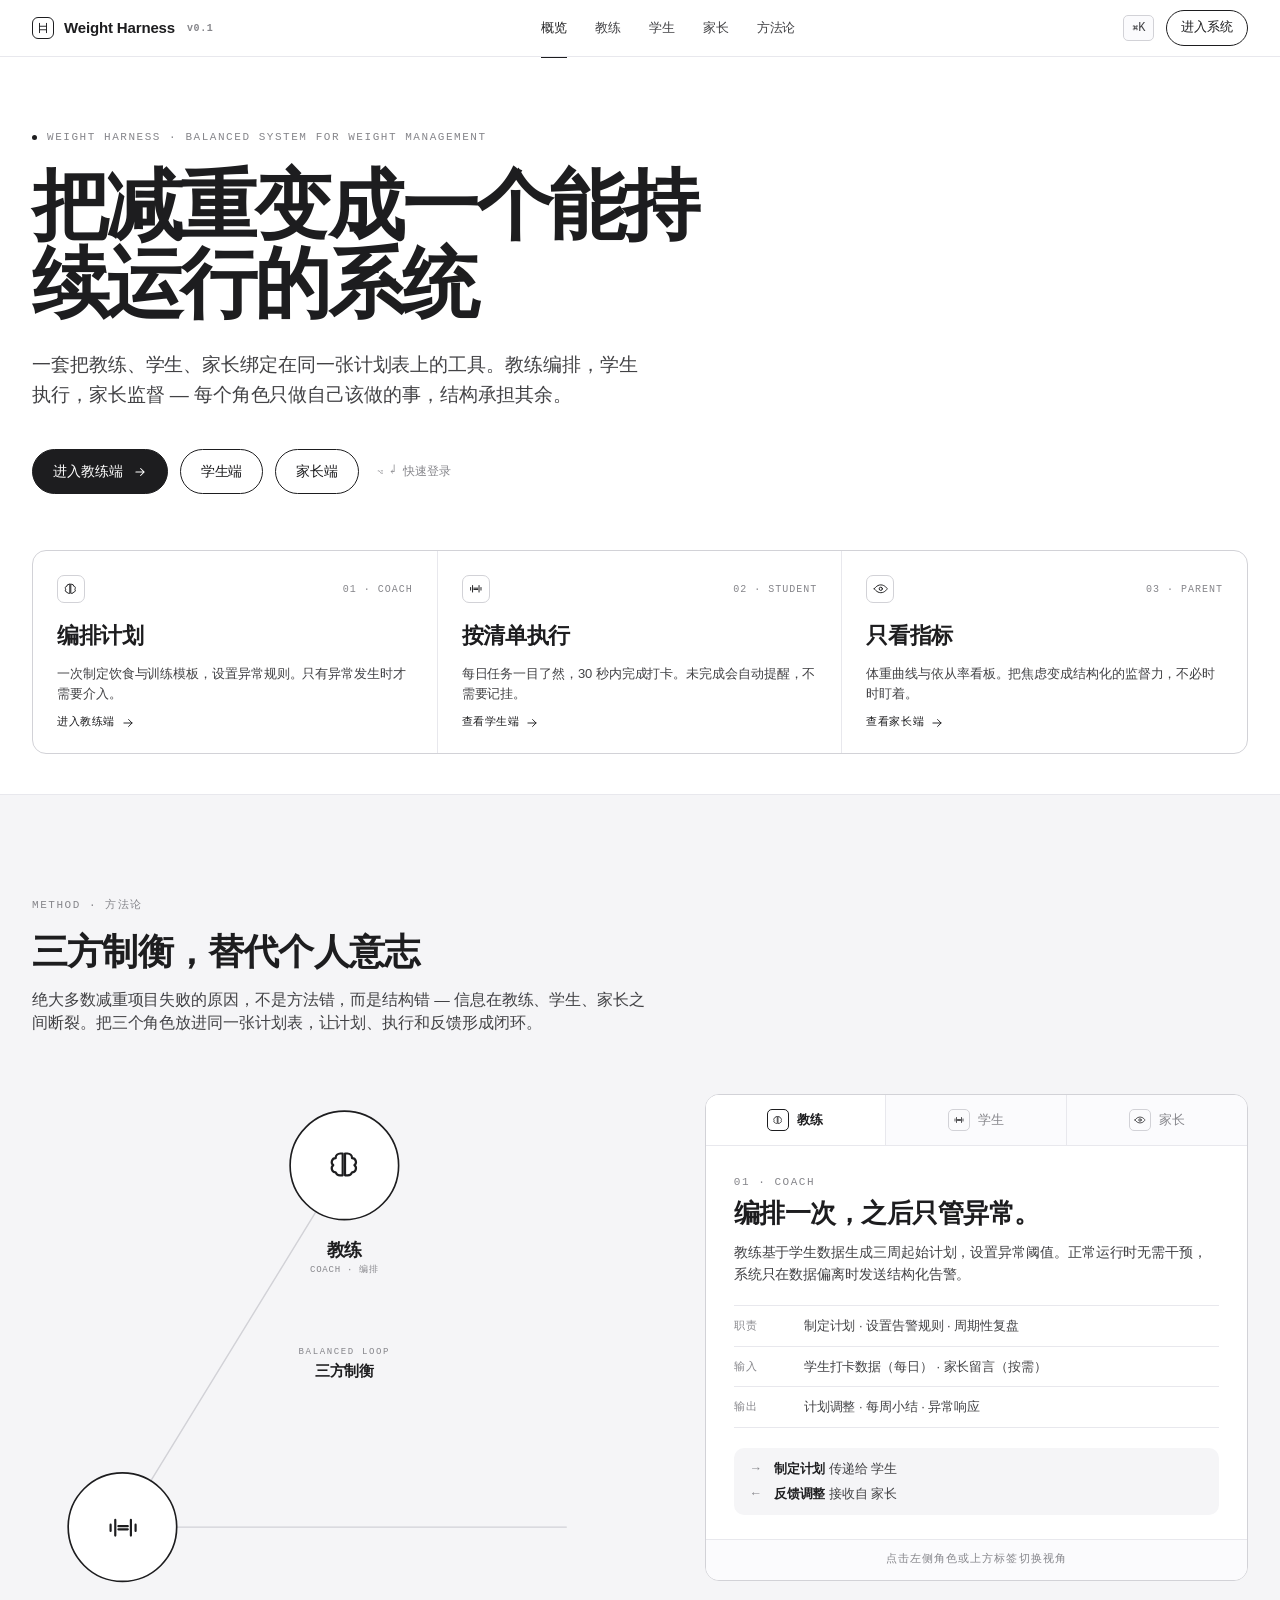
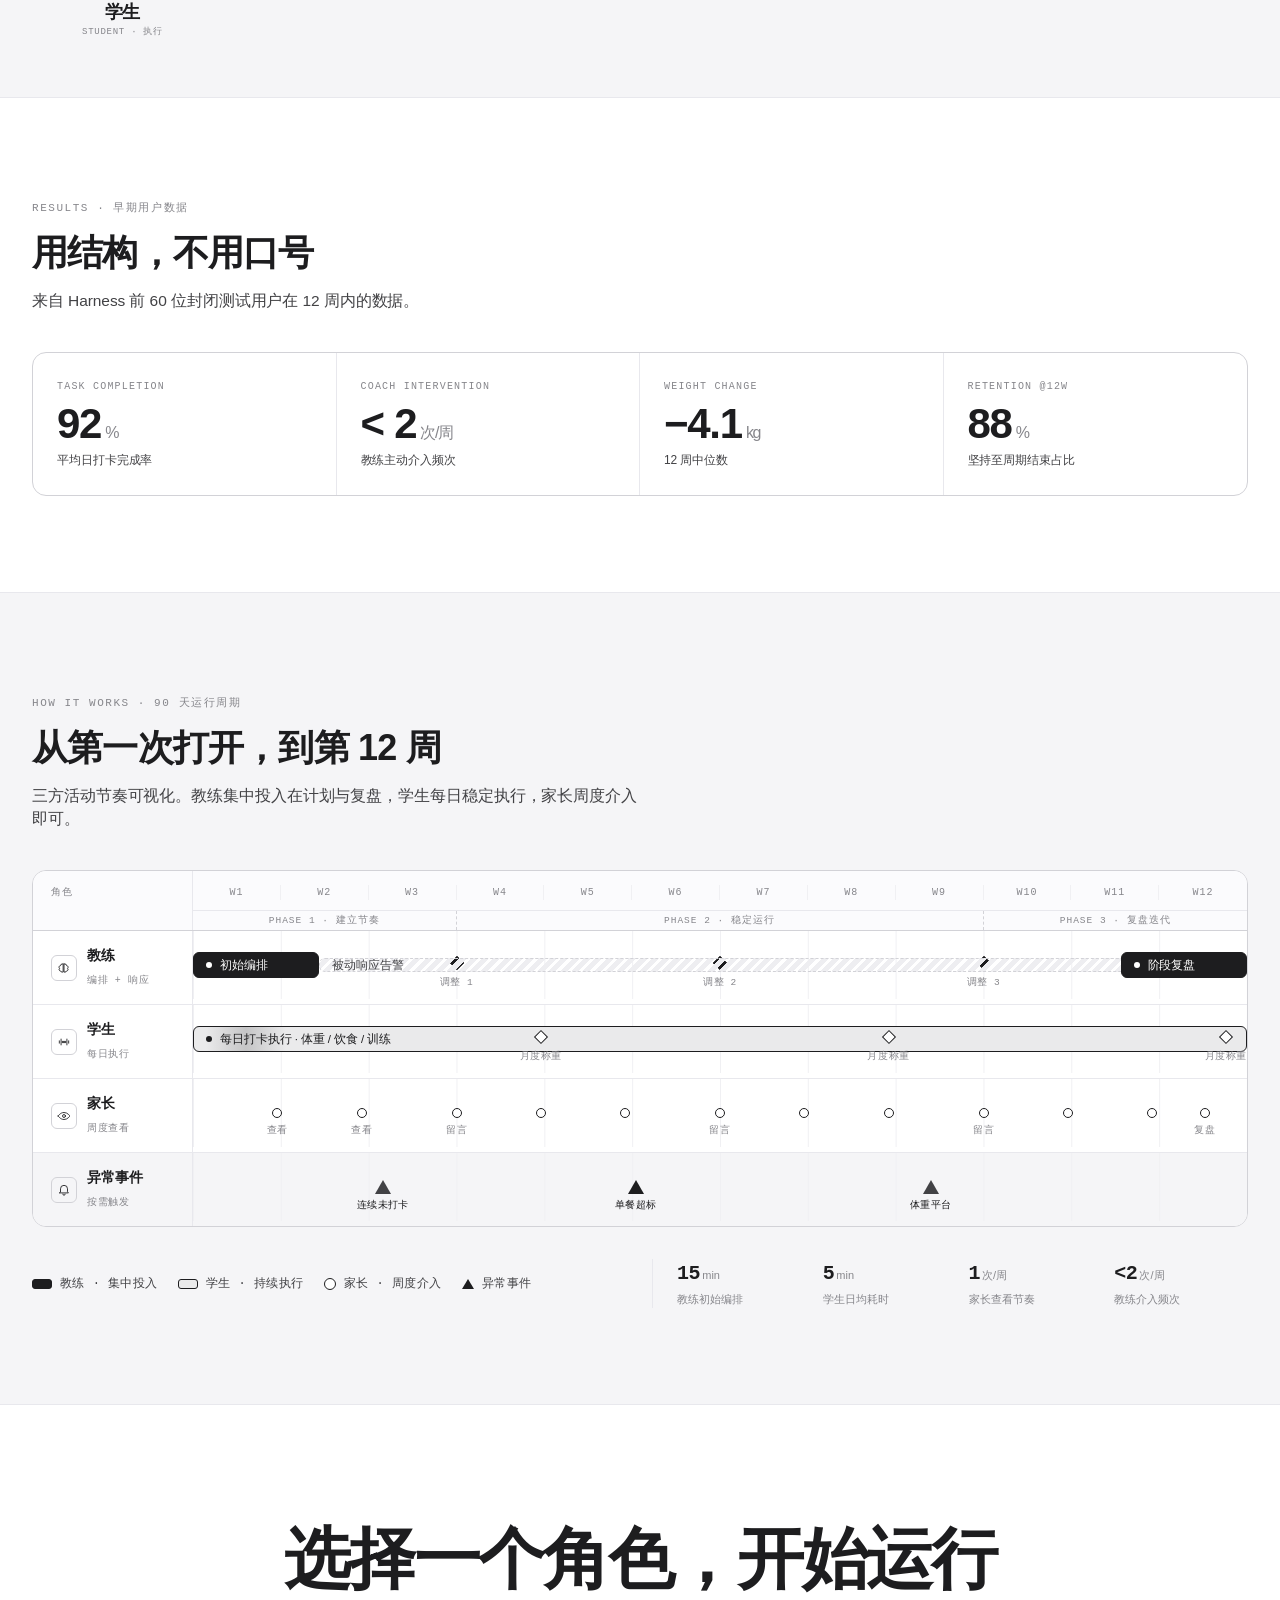
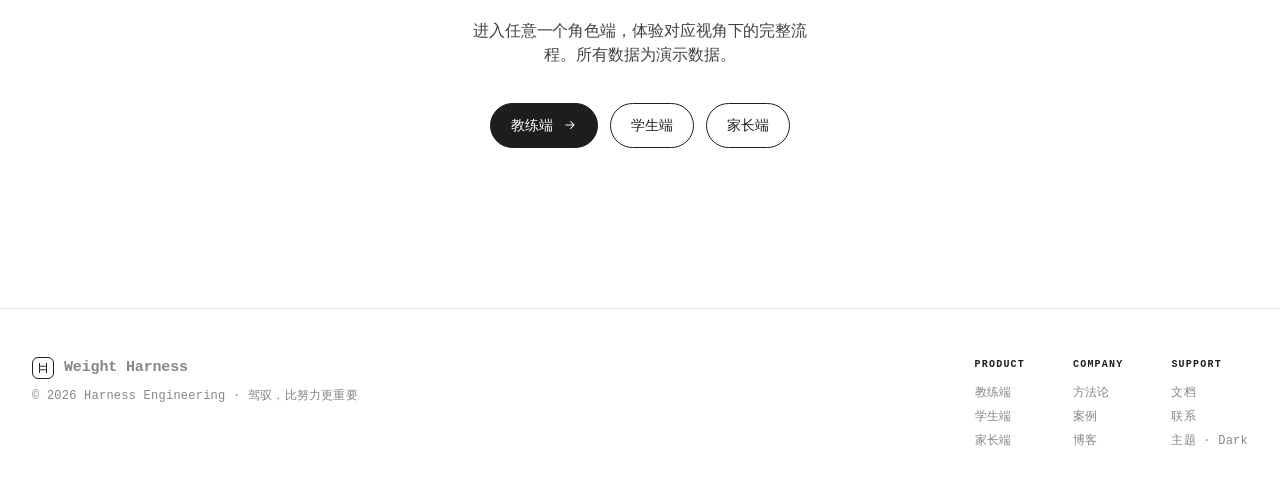
<file: docs/index.html>
<!DOCTYPE html>
<html lang="zh-CN">
<head>
<meta charset="UTF-8">
<title>Weight Harness · 三方协同的科学减重系统</title>
<meta name="viewport" content="width=device-width, initial-scale=1">
<style>
/* ============================================
   Weight Harness — Shared design tokens & layout
   Apple HIG / Developer style · 纯黑白灰
   ============================================ */

:root {
  --bg: #ffffff;
  --surface: #fbfbfd;
  --surface-2: #f5f5f7;
  --surface-3: #eeeef1;
  --line: #d2d2d7;
  --line-soft: #e8e8ed;
  --line-faint: #f0f0f3;
  --ink: #1d1d1f;
  --ink-2: #424245;
  --muted: #86868b;
  --faint: #aeaeb2;
  --accent: #1d1d1f;

  --radius-sm: 6px;
  --radius: 10px;
  --radius-lg: 14px;
  --radius-xl: 22px;

  --max: 1360px;
  --pad: 32px;

  --font-sans: -apple-system, BlinkMacSystemFont, "SF Pro Text", "SF Pro SC", "PingFang SC", "Helvetica Neue", Helvetica, "Microsoft YaHei", sans-serif;
  --font-display: -apple-system, BlinkMacSystemFont, "SF Pro Display", "PingFang SC", "Helvetica Neue", sans-serif;
  --font-mono: "SF Mono", ui-monospace, "JetBrains Mono", Menlo, Consolas, monospace;
}

html[data-theme="dark"] {
  --bg: #000000;
  --surface: #0a0a0a;
  --surface-2: #141416;
  --surface-3: #1c1c1e;
  --line: #2a2a2e;
  --line-soft: #1c1c1e;
  --line-faint: #141416;
  --ink: #f5f5f7;
  --ink-2: #c7c7cc;
  --muted: #86868b;
  --faint: #48484a;
  --accent: #f5f5f7;
}

* { box-sizing: border-box; }
html, body { margin: 0; padding: 0; }
body {
  background: var(--bg);
  color: var(--ink);
  font-family: var(--font-sans);
  -webkit-font-smoothing: antialiased;
  -moz-osx-font-smoothing: grayscale;
  font-feature-settings: "tnum" on, "kern" on, "ss01" on;
  letter-spacing: -0.005em;
  line-height: 1.5;
}

a { color: inherit; text-decoration: none; }
button { font-family: inherit; }

.mono { font-family: var(--font-mono); }

/* ---- Top navigation ---- */
.nav {
  position: sticky; top: 0; z-index: 80;
  background: color-mix(in oklab, var(--bg) 78%, transparent);
  backdrop-filter: saturate(180%) blur(20px);
  -webkit-backdrop-filter: saturate(180%) blur(20px);
  border-bottom: 1px solid var(--line-soft);
}
.nav-inner {
  max-width: var(--max); margin: 0 auto;
  display: flex; align-items: center; justify-content: space-between;
  padding: 14px var(--pad); gap: 24px;
  height: 56px;
}
.nav-brand {
  display: flex; align-items: center; gap: 10px;
  font-weight: 600; font-size: 15px; letter-spacing: -0.01em;
}
.nav-brand .brand-mark {
  width: 22px; height: 22px; border-radius: 6px;
  border: 1.5px solid var(--ink);
  display: inline-flex; align-items: center; justify-content: center;
}
.nav-brand .brand-mark svg { width: 14px; height: 14px; stroke: var(--ink); fill: none; stroke-width: 1.6; stroke-linecap: round; }
.nav-brand .brand-tag {
  font-family: var(--font-mono); font-size: 10px;
  color: var(--muted); letter-spacing: 0.06em;
  margin-left: 2px;
}
.nav-links {
  display: flex; gap: 28px;
  font-size: 13px; color: var(--ink-2);
}
.nav-links a {
  position: relative; padding: 6px 0;
  transition: color 0.15s ease;
}
.nav-links a.active { color: var(--ink); }
.nav-links a.active::after {
  content: ""; position: absolute; left: 0; right: 0; bottom: -14px;
  height: 1px; background: var(--ink);
}
.nav-links a:hover { color: var(--ink); }
.nav-right {
  display: flex; align-items: center; gap: 12px;
  font-family: var(--font-mono); font-size: 12px;
  color: var(--muted);
}
.nav-right .kbd {
  border: 1px solid var(--line); padding: 3px 8px; border-radius: 5px;
  background: var(--surface); color: var(--ink-2);
}

/* ---- Common page helpers ---- */
.container { max-width: var(--max); margin: 0 auto; padding: 0 var(--pad); }

.eyebrow {
  font-family: var(--font-mono);
  font-size: 11px; letter-spacing: 0.14em; text-transform: uppercase;
  color: var(--muted);
}

h1, h2, h3, h4 {
  font-family: var(--font-display);
  font-weight: 600; letter-spacing: -0.022em;
  margin: 0;
}

.btn {
  display: inline-flex; align-items: center; gap: 10px;
  padding: 11px 20px; border-radius: 999px;
  border: 1px solid var(--ink); background: transparent;
  color: var(--ink); font-size: 14px;
  cursor: pointer; transition: all 0.15s ease;
  white-space: nowrap;
}
.btn:hover { background: var(--ink); color: var(--bg); }
.btn.primary { background: var(--ink); color: var(--bg); }
.btn.primary:hover { background: var(--ink-2); border-color: var(--ink-2); }
.btn.ghost { border-color: var(--line); color: var(--muted); }
.btn.ghost:hover { background: transparent; color: var(--ink); border-color: var(--ink); }

/* ---- Icon frame ---- */
.iframe-ic {
  width: 28px; height: 28px; border: 1px solid var(--line);
  border-radius: 7px; display: inline-flex; align-items: center; justify-content: center;
  flex-shrink: 0;
}
.iframe-ic.sm { width: 22px; height: 22px; border-radius: 5px; }
.iframe-ic.lg { width: 44px; height: 44px; border-radius: 11px; }
.iframe-ic svg {
  width: 60%; height: 60%;
  stroke: var(--ink); fill: none;
  stroke-width: 1.5; stroke-linecap: round; stroke-linejoin: round;
}

/* ---- Page-scope chip / segmented ---- */
.seg {
  display: inline-flex; padding: 3px; border: 1px solid var(--line);
  border-radius: 8px;
  font-family: var(--font-mono); font-size: 11px;
  color: var(--muted); background: var(--bg);
}
.seg span { padding: 5px 11px; border-radius: 6px; cursor: pointer; }
.seg span.on { background: var(--ink); color: var(--bg); }

/* ---- KPI card ---- */
.kpi-row { display: grid; gap: 12px; }
.kpi {
  border: 1px solid var(--line); border-radius: var(--radius);
  padding: 16px 18px;
  display: flex; flex-direction: column; gap: 6px;
  background: var(--bg);
}
.kpi .k-lbl {
  font-family: var(--font-mono); font-size: 10px;
  color: var(--muted); letter-spacing: 0.1em; text-transform: uppercase;
}
.kpi .k-val { font-size: 28px; font-weight: 600; letter-spacing: -0.025em; line-height: 1.1; }
.kpi .k-val small { font-size: 14px; color: var(--muted); font-weight: 400; margin-left: 2px; }
.kpi .k-delta { font-size: 11.5px; color: var(--muted); }

/* ---- List row ---- */
.lrow {
  display: grid; grid-template-columns: 22px 1fr auto auto;
  gap: 14px; padding: 14px 4px;
  border-bottom: 1px solid var(--line-soft);
  align-items: center;
}
.lrow:last-child { border-bottom: none; }
.check {
  width: 18px; height: 18px; border: 1.5px solid var(--line); border-radius: 5px;
  display: inline-flex; align-items: center; justify-content: center;
  flex-shrink: 0;
}
.check.done { background: var(--ink); border-color: var(--ink); }
.check.done::after {
  content: ""; width: 9px; height: 5px;
  border-left: 1.5px solid var(--bg); border-bottom: 1.5px solid var(--bg);
  transform: rotate(-45deg) translate(1px, -1px);
}
.lrow .label { font-size: 13.5px; }
.lrow .label.muted { color: var(--muted); text-decoration: line-through; text-decoration-color: var(--faint); }
.lrow .meta { font-size: 11px; color: var(--muted); font-family: var(--font-mono); }
.chipette {
  font-size: 10px; border: 1px solid var(--line); padding: 3px 9px;
  border-radius: 999px; color: var(--muted);
  font-family: var(--font-mono); letter-spacing: 0.04em;
}

/* ---- Section headers ---- */
.section {
  padding: 96px 0;
  border-top: 1px solid var(--line-soft);
}
.section-head { margin-bottom: 40px; max-width: 760px; }
.section-head h2 {
  font-size: 36px; line-height: 1.15;
  margin-top: 14px;
}
.section-head p {
  margin: 16px 0 0; color: var(--ink-2); font-size: 15.5px; max-width: 72ch;
  text-wrap: pretty;
}

/* ---- Panel card ---- */
.panel {
  border: 1px solid var(--line); border-radius: var(--radius-lg);
  background: var(--bg);
  overflow: hidden;
}
.panel-head {
  padding: 16px 20px;
  display: flex; align-items: center; justify-content: space-between;
  border-bottom: 1px solid var(--line-soft);
}
.panel-head .eyebrow { margin: 0; }
.panel-head .title { font-size: 15px; font-weight: 600; }
.panel-body { padding: 20px; }

/* ---- Footer ---- */
.footer {
  border-top: 1px solid var(--line-soft);
  padding: 48px var(--pad);
  margin-top: 40px;
  font-size: 12px; color: var(--muted);
  font-family: var(--font-mono); letter-spacing: 0.02em;
}
.footer-inner {
  max-width: var(--max); margin: 0 auto;
  display: flex; justify-content: space-between; flex-wrap: wrap; gap: 20px;
}
.footer-cols { display: flex; gap: 48px; }
.footer-cols > div { display: flex; flex-direction: column; gap: 6px; }
.footer-cols h5 { font-size: 10px; color: var(--ink); letter-spacing: 0.12em; text-transform: uppercase; margin: 0 0 6px; }
.footer-cols a:hover { color: var(--ink); }

/* ---- Tweaks panel ---- */
.tweaks-panel {
  position: fixed; right: 20px; bottom: 20px; z-index: 200;
  background: var(--bg); border: 1px solid var(--line); border-radius: 12px;
  padding: 14px 16px; min-width: 220px;
  display: none; flex-direction: column; gap: 12px;
  font-size: 12px; color: var(--ink);
  box-shadow: 0 10px 28px rgba(0, 0, 0, 0.08);
}
.tweaks-panel.on { display: flex; }
.tweaks-panel h4 {
  margin: 0; font-size: 10px; letter-spacing: 0.12em; text-transform: uppercase;
  color: var(--muted); font-family: var(--font-mono);
}
.tweak-row { display: flex; align-items: center; justify-content: space-between; gap: 12px; }
.seg-toggle { display: inline-flex; border: 1px solid var(--line); border-radius: 7px; padding: 2px; }
.seg-toggle button {
  background: transparent; border: none; padding: 5px 11px;
  color: var(--muted); font-size: 11px; border-radius: 5px; cursor: pointer;
  font-family: var(--font-mono);
}
.seg-toggle button.on { background: var(--ink); color: var(--bg); }

/* ---- Responsive ---- */
@media (max-width: 900px) {
  .nav-links { display: none; }
  .section { padding: 64px 0; }
  :root { --pad: 20px; }
}

</style>
<style>
/* ============================================
   Triangle diagram — animated
   ============================================ */
.triangle-wrap {
  display: flex; align-items: center; justify-content: center;
  padding: 40px 0;
  cursor: pointer;
}
.triangle-wrap svg {
  width: 100%; max-width: 680px; height: auto;
  overflow: visible;
}

.tri-edge {
  fill: none;
  stroke: var(--ink);
  stroke-width: 1.25;
  stroke-linecap: round;
}

.tri-arrow {
  fill: var(--ink);
  opacity: 0;
  transition: opacity 0.6s ease 0.3s;
}
.tri-rest .tri-arrow { opacity: 1; }

.tri-node {
  fill: var(--bg);
  stroke: var(--ink);
  stroke-width: 1.5;
  transform-origin: center;
  transition: opacity 0.55s cubic-bezier(.2,.7,.2,1), transform 0.55s cubic-bezier(.2,.7,.2,1);
}
.tri-node-hidden { opacity: 0; transform: scale(0.6); }

.tri-node-glyph {
  stroke: var(--ink); fill: none;
  stroke-width: 1.5; stroke-linecap: round; stroke-linejoin: round;
  transition: opacity 0.55s ease;
}
.tri-node-hidden + .tri-node-glyph { opacity: 0; }

.tri-label, .tri-node-label {
  font-family: var(--font-mono);
  font-size: 10px;
  fill: var(--muted);
  letter-spacing: 0.08em;
  transition: opacity 0.4s ease, fill 0.25s ease;
}
.tri-label-hidden { opacity: 0; }

.tri-label.tri-label-hot {
  fill: var(--ink);
  font-weight: 600;
}

.tri-node-name {
  font-family: var(--font-display);
  font-size: 14px;
  font-weight: 600;
  fill: var(--ink);
  letter-spacing: -0.01em;
  transition: opacity 0.4s ease;
}

.tri-pulse {
  fill: var(--ink);
  filter: drop-shadow(0 0 6px color-mix(in oklab, var(--ink) 40%, transparent));
}

.tri-center-label {
  font-family: var(--font-mono); font-size: 10px;
  fill: var(--muted); letter-spacing: 0.14em; text-transform: uppercase;
}
.tri-center-title {
  font-family: var(--font-display); font-size: 13px;
  fill: var(--ink); font-weight: 600;
}

/* Replay hint */
.triangle-wrap::after {
  content: "";
  display: block;
}
.tri-replay {
  position: absolute; right: 16px; top: 16px;
  font-family: var(--font-mono); font-size: 10px;
  color: var(--muted); opacity: 0;
  transition: opacity 0.3s ease;
  pointer-events: none;
  letter-spacing: 0.1em;
}
.tri-rest .tri-replay { opacity: 0.7; }
.tri-section { position: relative; }

</style>
<style>
  /* -------- Index-specific -------- */
  .hero { padding: 72px 0 40px; }
  .hero .eyebrow { margin-bottom: 20px; display: flex; align-items: center; gap: 10px; }
  .hero .eyebrow .dot { width: 5px; height: 5px; border-radius: 50%; background: var(--ink); animation: blink 2.4s ease-in-out infinite; }
  @keyframes blink { 0%, 100% { opacity: 1 } 50% { opacity: 0.3 } }

  .hero h1 {
    font-size: clamp(48px, 6vw, 84px);
    line-height: 1.02;
    letter-spacing: -0.04em;
    margin-bottom: 28px;
    max-width: 16ch;
  }
  .hero-sub {
    font-size: 19px; color: var(--ink-2); line-height: 1.55;
    max-width: 58ch; margin: 0 0 40px;
  }
  .hero-cta { display: flex; gap: 12px; flex-wrap: wrap; align-items: center; margin-bottom: 56px; }
  .hero-cta .note { font-size: 12px; color: var(--muted); font-family: var(--font-mono); margin-left: 6px; }

  .concepts {
    display: grid; grid-template-columns: repeat(3, 1fr);
    border: 1px solid var(--line); border-radius: var(--radius-lg);
    overflow: hidden;
    background: var(--bg);
  }
  .concept {
    padding: 24px 24px 22px;
    border-right: 1px solid var(--line-soft);
    display: flex; flex-direction: column; gap: 10px;
    min-height: 180px;
    transition: background 0.2s ease;
  }
  .concept:last-child { border-right: none; }
  .concept:hover { background: var(--surface); }
  .concept-head {
    display: flex; align-items: center; justify-content: space-between;
  }
  .concept .role-num {
    font-family: var(--font-mono); font-size: 10px;
    color: var(--muted); letter-spacing: 0.1em;
  }
  .concept h3 {
    font-size: 22px; font-weight: 600; letter-spacing: -0.015em;
    margin: 6px 0 2px;
  }
  .concept p {
    font-size: 13px; color: var(--ink-2); line-height: 1.55;
    margin: 0;
  }
  .concept-link {
    margin-top: auto;
    display: flex; align-items: center; gap: 6px;
    font-family: var(--font-mono); font-size: 11px;
    color: var(--ink); letter-spacing: 0.05em;
  }
  .concept-link svg { width: 14px; height: 14px; transition: transform 0.2s ease; }
  .concept:hover .concept-link svg { transform: translateX(3px); }
  @media (max-width: 900px) { .concepts { grid-template-columns: 1fr; } .concept { border-right: none; border-bottom: 1px solid var(--line-soft); } }

  /* -------- Triangle section -------- */
  .tri-section { background: var(--surface-2); }
  .tri-layout {
    display: grid; grid-template-columns: 1fr 1.15fr; gap: 72px; align-items: center;
  }
  .tri-layout .copy h2 { font-size: 42px; line-height: 1.1; }
  .tri-layout .copy p { color: var(--ink-2); font-size: 15.5px; max-width: 42ch; margin-top: 18px; line-height: 1.6; }
  .tri-principles {
    margin-top: 32px; padding-top: 24px;
    border-top: 1px solid var(--line);
    display: flex; flex-direction: column; gap: 16px;
  }
  .tri-principle {
    display: grid; grid-template-columns: 60px 1fr; gap: 14px;
    font-size: 13px; line-height: 1.5;
  }
  .tri-principle .num {
    font-family: var(--font-mono); font-size: 11px; color: var(--muted);
    letter-spacing: 0.08em;
  }
  .tri-principle b { font-weight: 600; color: var(--ink); display: block; margin-bottom: 4px; }
  .tri-principle span { color: var(--ink-2); }
  @media (max-width: 900px) { .tri-layout { grid-template-columns: 1fr; gap: 40px; } }

  /* -------- Metrics strip -------- */
  .metrics {
    display: grid; grid-template-columns: repeat(4, 1fr);
    border: 1px solid var(--line); border-radius: var(--radius-lg);
    overflow: hidden;
    background: var(--bg);
  }
  .metric {
    padding: 26px 24px;
    border-right: 1px solid var(--line-soft);
  }
  .metric:last-child { border-right: none; }
  .metric .label {
    font-family: var(--font-mono); font-size: 10px;
    color: var(--muted); letter-spacing: 0.12em; text-transform: uppercase;
  }
  .metric .value {
    font-size: 42px; font-weight: 600;
    letter-spacing: -0.03em; line-height: 1.05;
    margin: 8px 0 4px;
  }
  .metric .value small { font-size: 16px; color: var(--muted); font-weight: 400; margin-left: 4px; }
  .metric .caption { font-size: 12px; color: var(--ink-2); }
  @media (max-width: 900px) { .metrics { grid-template-columns: repeat(2, 1fr); } .metric { border-bottom: 1px solid var(--line-soft); } }

  /* -------- How it works (ordered narrative) -------- */
  .flow-rows { display: flex; flex-direction: column; gap: 0; border-top: 1px solid var(--line); }
  .flow-row {
    display: grid; grid-template-columns: 80px 1fr 1.2fr;
    gap: 40px; padding: 28px 0;
    border-bottom: 1px solid var(--line);
    align-items: start;
  }
  .flow-row .step {
    font-family: var(--font-mono); font-size: 11px; color: var(--muted);
    letter-spacing: 0.12em;
  }
  .flow-row h3 {
    font-size: 24px; font-weight: 600; letter-spacing: -0.02em; margin: 0 0 8px;
  }
  .flow-row .txt { color: var(--ink-2); font-size: 14px; line-height: 1.6; max-width: 40ch; }
  .flow-row .detail {
    font-size: 13px; color: var(--ink-2); line-height: 1.6;
    display: flex; flex-direction: column; gap: 8px;
  }
  .flow-row .detail b { color: var(--ink); font-weight: 600; }
  @media (max-width: 900px) { .flow-row { grid-template-columns: 1fr; gap: 12px; } }

  /* -------- CTA band -------- */
  .cta-band {
    padding: 120px 0;
    border-top: 1px solid var(--line-soft);
    text-align: center;
  }
  .cta-band h2 {
    font-size: clamp(40px, 5.2vw, 68px);
    letter-spacing: -0.035em; line-height: 1.05;
    max-width: 22ch; margin: 0 auto 24px;
    text-wrap: balance;
  }
  .cta-band p { color: var(--ink-2); font-size: 16px; max-width: 40ch; margin: 0 auto 36px; }
  .cta-band .hero-cta { justify-content: center; margin-bottom: 0; }
</style>
<style>
/* ============================================
   Triangle v2 — interactive stage
   ============================================ */
.tri-stage {
  display: grid;
  grid-template-columns: 1.15fr 1fr;
  gap: 48px;
  align-items: center;
  margin-top: 24px;
}
.tri-stage .triangle-wrap {
  position: relative;
  padding: 0;
  cursor: default;
}
.tri-stage .triangle-wrap svg {
  width: 100%;
  max-width: 760px;
  height: auto;
  overflow: visible;
}

.tri-edge {
  fill: none; stroke: var(--line); stroke-width: 1.75;
  stroke-linecap: round;
  transition: stroke 0.3s ease, stroke-width 0.3s ease, opacity 0.25s ease;
}
.tri-edge.active { stroke: var(--ink); stroke-width: 2.25; }
.tri-edge.dim { opacity: 0.25; }

.tri-label-main {
  font-family: var(--font-display);
  font-size: 16px; font-weight: 600;
  fill: var(--ink); letter-spacing: -0.01em;
  transition: opacity 0.3s ease;
}
.tri-label-sub {
  font-family: var(--font-mono);
  font-size: 11px; fill: var(--muted);
  letter-spacing: 0.1em;
}
.tri-label.dim { opacity: 0.3; }
.tri-label.tri-label-hot .tri-label-main { fill: var(--ink); }

/* Nodes */
.tri-role { cursor: pointer; }
.tri-node-ring {
  fill: var(--bg); stroke: var(--line); stroke-width: 1;
  stroke-dasharray: 2 3;
  opacity: 0; transition: opacity 0.3s ease;
}
.tri-role.on .tri-node-ring { opacity: 1; }
.tri-node {
  fill: var(--bg); stroke: var(--ink); stroke-width: 2;
  transition: fill 0.3s ease, stroke 0.3s ease, r 0.3s ease;
  transform-origin: center;
}
.tri-role.on .tri-node { fill: var(--ink); }
.tri-role.dim .tri-node { stroke: var(--line); }
.tri-role:hover .tri-node { stroke-width: 3; }

.tri-node-glyph {
  stroke: var(--ink); fill: none;
  stroke-width: 1.4; stroke-linecap: round; stroke-linejoin: round;
  pointer-events: none;
  transition: stroke 0.3s ease;
}
.tri-role.on .tri-node-glyph { stroke: var(--bg); }
.tri-role.dim .tri-node-glyph { stroke: var(--faint); }

.tri-node-name {
  font-family: var(--font-display);
  font-size: 22px; font-weight: 600;
  fill: var(--ink); letter-spacing: -0.015em;
  pointer-events: none;
}
.tri-node-sub {
  font-family: var(--font-mono);
  font-size: 11px; fill: var(--muted);
  letter-spacing: 0.08em;
  pointer-events: none;
}
.tri-role.dim .tri-node-name,
.tri-role.dim .tri-node-sub { fill: var(--faint); }

.tri-center-label {
  font-family: var(--font-mono); font-size: 11px;
  fill: var(--muted); letter-spacing: 0.18em; text-transform: uppercase;
}
.tri-center-title {
  font-family: var(--font-display); font-size: 18px;
  fill: var(--ink); font-weight: 600; letter-spacing: -0.01em;
}

.tri-pulse {
  fill: var(--ink);
  filter: drop-shadow(0 0 8px color-mix(in oklab, var(--ink) 45%, transparent));
  opacity: 0;
}

/* Detail panel on the right */
.tri-detail {
  border: 1px solid var(--line);
  border-radius: var(--radius-lg);
  background: var(--bg);
  overflow: hidden;
  display: flex; flex-direction: column;
}
.tri-detail-tabs {
  display: grid; grid-template-columns: repeat(3, 1fr);
  border-bottom: 1px solid var(--line-soft);
  background: var(--surface);
}
.tri-tab {
  display: flex; align-items: center; justify-content: center; gap: 8px;
  padding: 14px 12px;
  border: none; background: transparent;
  font-family: var(--font-sans); font-size: 13px;
  color: var(--muted); cursor: pointer;
  border-right: 1px solid var(--line-soft);
  transition: color 0.2s ease, background 0.2s ease;
}
.tri-tab:last-child { border-right: none; }
.tri-tab.on { color: var(--ink); background: var(--bg); font-weight: 600; }
.tri-tab.on .iframe-ic { border-color: var(--ink); }
.tri-tab:hover:not(.on) { color: var(--ink); }

.tri-panes { padding: 28px 28px 24px; flex: 1; }
.tri-pane { display: none; }
.tri-pane.on { display: block; animation: fade-in 0.3s ease; }
@keyframes fade-in { from { opacity: 0; transform: translateY(4px); } to { opacity: 1; transform: none; } }

.tri-pane .eyebrow { display: block; margin-bottom: 8px; }
.tri-pane h3 {
  font-size: 26px; font-weight: 600; letter-spacing: -0.02em;
  line-height: 1.15; margin: 0 0 12px;
}
.tri-pane > p {
  color: var(--ink-2); font-size: 14px; line-height: 1.6;
  margin: 0 0 20px;
}
.tri-list {
  list-style: none; padding: 0;
  border-top: 1px solid var(--line-soft);
  margin: 0 0 20px;
}
.tri-list li {
  display: grid; grid-template-columns: 56px 1fr;
  gap: 14px; padding: 10px 0;
  border-bottom: 1px solid var(--line-soft);
  font-size: 13px;
}
.tri-list li b {
  font-family: var(--font-mono); font-size: 11px;
  color: var(--muted); letter-spacing: 0.08em;
  text-transform: uppercase; font-weight: 500;
  padding-top: 2px;
}
.tri-list li span { color: var(--ink-2); line-height: 1.5; }

.tri-relations {
  padding: 12px 14px;
  background: var(--surface-2);
  border-radius: var(--radius);
  display: flex; flex-direction: column; gap: 6px;
}
.tri-rel {
  display: flex; align-items: center; gap: 10px;
  font-size: 12.5px; color: var(--ink-2);
}
.tri-rel .arrow {
  font-family: var(--font-mono); color: var(--muted);
  width: 16px; text-align: center;
}
.tri-rel b { color: var(--ink); font-weight: 600; }

.tri-foot {
  padding: 12px 20px;
  font-size: 10.5px; color: var(--muted);
  letter-spacing: 0.1em;
  border-top: 1px solid var(--line-soft);
  background: var(--surface);
  text-align: center;
}

@media (max-width: 960px) {
  .tri-stage { grid-template-columns: 1fr; }
}


/* ============================================
   Gantt timeline
   ============================================ */
.gantt {
  border: 1px solid var(--line);
  border-radius: var(--radius-lg);
  background: var(--bg);
  overflow: hidden;
}
.gantt-head {
  display: grid; grid-template-columns: 160px 1fr;
  background: var(--surface);
  border-bottom: 1px solid var(--line);
  font-family: var(--font-mono);
  font-size: 10px; color: var(--muted);
  letter-spacing: 0.1em; text-transform: uppercase;
}
.gantt-role-col {
  padding: 14px 18px;
  border-right: 1px solid var(--line-soft);
}
.gantt-track-col {
  position: relative;
  padding: 0;
}
.gantt-weeks {
  display: grid; grid-template-columns: repeat(12, 1fr);
  padding: 14px 0 10px;
}
.gantt-weeks span {
  text-align: center;
  border-right: 1px solid var(--line-faint);
}
.gantt-weeks span:last-child { border-right: none; }
.gantt-phase-band {
  position: relative; height: 20px;
  border-top: 1px solid var(--line-soft);
}
.gantt-phase {
  position: absolute; top: 0; bottom: 0;
  left: calc(var(--s) * 1%); width: calc((var(--e) - var(--s)) * 1%);
  display: flex; align-items: center; justify-content: center;
  font-size: 9.5px;
  border-right: 1px dashed var(--line);
}
.gantt-phase:last-child { border-right: none; }

.gantt-lane {
  display: grid; grid-template-columns: 160px 1fr;
  border-bottom: 1px solid var(--line-soft);
  min-height: 68px;
}
.gantt-lane:last-child { border-bottom: none; }
.gantt-lane.alerts { background: var(--surface-2); }
.gantt-role {
  display: flex; align-items: center; gap: 10px;
  padding: 14px 18px;
  border-right: 1px solid var(--line-soft);
}
.gantt-role .iframe-ic { width: 26px; height: 26px; border-radius: 6px; }
.gantt-role .iframe-ic svg { width: 14px; height: 14px; }
.gantt-role b { font-size: 14px; display: block; font-weight: 600; }
.gantt-role small {
  font-family: var(--font-mono); font-size: 10px;
  color: var(--muted); letter-spacing: 0.06em;
}

.gantt-track {
  position: relative;
  height: 68px;
}
.gantt-grid {
  position: absolute; inset: 0;
  background-image: linear-gradient(to right, var(--line-faint) 1px, transparent 1px);
  background-size: calc(100% / 12) 100%;
}

/* Bars */
.gantt-bar {
  position: absolute; top: 50%; transform: translateY(-50%);
  left: calc(var(--s) * 1%);
  width: calc((var(--e) - var(--s)) * 1%);
  height: 26px;
  border-radius: 6px;
  display: flex; align-items: center; gap: 8px;
  padding: 0 12px;
  font-size: 11.5px;
  overflow: hidden;
  white-space: nowrap;
}
.gantt-bar.thin { height: 14px; }
.gantt-bar.coach {
  background: var(--ink); color: var(--bg);
  border: 1px solid var(--ink);
}
.gantt-bar.coach.thin {
  background: repeating-linear-gradient(-45deg, var(--surface-3) 0 5px, transparent 5px 8px);
  color: var(--ink-2);
  border: 1px dashed var(--line);
}
.gantt-bar.student {
  background: color-mix(in oklab, var(--ink) 8%, var(--bg));
  border: 1px solid var(--ink);
  color: var(--ink);
}
.gantt-bar .bar-dot {
  width: 6px; height: 6px; border-radius: 50%;
  background: currentColor; flex-shrink: 0;
}
.gantt-bar .bar-txt {
  font-weight: 500;
  text-overflow: ellipsis; overflow: hidden;
}

/* Animated pulse on student continuous bar */
.bar-pulse {
  position: absolute; top: 0; bottom: 0; width: 80px;
  background: linear-gradient(90deg, transparent, color-mix(in oklab, var(--ink) 18%, transparent), transparent);
  animation: bar-pulse 4s linear infinite;
  pointer-events: none;
}
@keyframes bar-pulse {
  from { left: -80px; }
  to   { left: 100%; }
}

/* Milestones (diamond) */
.gantt-milestone {
  position: absolute; top: 50%;
  left: calc(var(--p) * 1%);
  transform: translate(-50%, -50%);
  display: flex; flex-direction: column; align-items: center;
  font-family: var(--font-mono); font-size: 9.5px;
  color: var(--muted); letter-spacing: 0.06em;
  pointer-events: none;
}
.gantt-milestone .ms-dot {
  width: 10px; height: 10px;
  background: var(--bg); border: 1.5px solid var(--ink);
  transform: rotate(45deg);
  margin-bottom: 4px;
}
.gantt-milestone.coach .ms-dot { background: var(--ink); }
.gantt-milestone .ms-lbl {
  position: absolute; top: 100%; margin-top: 4px;
  white-space: nowrap;
}

/* Parent pulse dots */
.gantt-pulse {
  position: absolute; top: 50%;
  left: calc(var(--p) * 1%);
  transform: translate(-50%, -50%);
  display: flex; flex-direction: column; align-items: center;
  pointer-events: none;
}
.gantt-pulse .p-dot {
  width: 10px; height: 10px;
  border: 1.5px solid var(--ink);
  border-radius: 50%;
  background: var(--bg);
}
.gantt-pulse .p-lbl {
  position: absolute; top: 100%; margin-top: 6px;
  font-family: var(--font-mono); font-size: 9.5px;
  color: var(--muted); letter-spacing: 0.06em;
  white-space: nowrap;
}

/* Alerts (exception events) */
.gantt-alert {
  position: absolute; top: 50%;
  left: calc(var(--p) * 1%);
  transform: translate(-50%, -50%);
  display: flex; flex-direction: column; align-items: center;
  pointer-events: none;
}
.gantt-alert .a-flag {
  width: 0; height: 0;
  border-left: 8px solid transparent;
  border-right: 8px solid transparent;
  border-bottom: 14px solid var(--ink);
  position: relative;
}
.gantt-alert[data-sev="md"] .a-flag {
  border-bottom-color: var(--ink-2);
}
.gantt-alert .a-lbl {
  position: absolute; top: 100%; margin-top: 4px;
  font-family: var(--font-mono); font-size: 10px;
  color: var(--ink); letter-spacing: 0.04em;
  white-space: nowrap; font-weight: 500;
}

/* Legend + stats */
.gantt-summary {
  margin-top: 32px;
  display: grid; grid-template-columns: 1fr 1fr; gap: 24px;
  align-items: center;
}
.gantt-legend {
  display: flex; flex-wrap: wrap; gap: 20px;
  font-size: 12px; color: var(--ink-2);
  font-family: var(--font-mono); letter-spacing: 0.04em;
}
.gantt-legend .leg { display: flex; align-items: center; gap: 8px; }
.gantt-legend .sw {
  width: 20px; height: 10px; border-radius: 3px;
  border: 1px solid var(--ink);
}
.gantt-legend .sw.coach { background: var(--ink); }
.gantt-legend .sw.student { background: color-mix(in oklab, var(--ink) 8%, var(--bg)); }
.gantt-legend .sw.parent { background: var(--bg); }
.gantt-legend .sw.parent { border-radius: 50%; height: 12px; width: 12px; }
.gantt-legend .sw.alert {
  width: 0; height: 0; border-radius: 0;
  border: none; border-left: 6px solid transparent;
  border-right: 6px solid transparent;
  border-bottom: 10px solid var(--ink);
}
.gantt-stats {
  display: grid; grid-template-columns: repeat(4, 1fr); gap: 12px;
  border-left: 1px solid var(--line-soft);
  padding-left: 24px;
}
.gantt-stats > div { display: flex; flex-direction: column; gap: 2px; }
.gantt-stats b {
  font-size: 20px; font-weight: 600;
  color: var(--ink); letter-spacing: -0.02em;
}
.gantt-stats b small {
  font-size: 11px; color: var(--muted);
  margin-left: 2px; font-weight: 400; font-family: var(--font-sans);
  letter-spacing: 0;
}
.gantt-stats span {
  font-size: 11px; color: var(--muted);
  letter-spacing: 0;
}

@media (max-width: 1100px) {
  .gantt-head, .gantt-lane { grid-template-columns: 120px 1fr; }
  .gantt-role { padding: 12px; }
  .gantt-role b { font-size: 12px; }
  .gantt-summary { grid-template-columns: 1fr; }
  .gantt-stats { border-left: none; padding-left: 0; border-top: 1px solid var(--line-soft); padding-top: 16px; }
}

</style>
<script>
/* ============================================
   Interactive triangle v2
   - Click role node or tab → highlight 2 connecting edges
   - Swap detail pane
   - Keeps the original entry animation (stroke-dash draw-in)
   ============================================ */
window.initTriangleV2 = function (rootEl) {
  if (!rootEl || rootEl.dataset.init === '1') return;
  rootEl.dataset.init = '1';

  const edges = rootEl.querySelectorAll('.tri-edge');
  const edgeLabels = rootEl.querySelectorAll('.tri-label');
  const roles = rootEl.querySelectorAll('.tri-role');
  const tabs = rootEl.querySelectorAll('.tri-tab');
  const panes = rootEl.querySelectorAll('.tri-pane');

  // edge map: role → which edges they touch
  const roleEdges = {
    coach:   ['CS', 'PC'],
    student: ['CS', 'SP'],
    parent:  ['SP', 'PC'],
  };

  // Initial draw-in animation
  edges.forEach((p) => {
    const len = p.getTotalLength();
    p.style.strokeDasharray = len;
    p.style.strokeDashoffset = len;
    p.dataset.len = len;
  });
  roles.forEach(r => r.style.opacity = 0);
  edgeLabels.forEach(l => l.style.opacity = 0);

  function drawIn() {
    const dur = 900;
    edges.forEach((p, i) => {
      setTimeout(() => {
        p.style.transition = `stroke-dashoffset ${dur * 1.2}ms cubic-bezier(0.45,0,0.15,1)`;
        p.style.strokeDashoffset = 0;
      }, i * dur * 0.6);
    });
    roles.forEach((r, i) => {
      setTimeout(() => {
        r.style.transition = 'opacity 0.55s ease';
        r.style.opacity = 1;
      }, 300 + i * 400);
    });
    edgeLabels.forEach((l, i) => {
      setTimeout(() => {
        l.style.transition = 'opacity 0.4s ease';
        l.style.opacity = 1;
      }, 1800 + i * 150);
    });

    // After all drawn, auto-select coach once
    setTimeout(() => selectRole('coach'), 2800);
  }

  function selectRole(which) {
    // tabs
    tabs.forEach(t => t.classList.toggle('on', t.dataset.tab === which));
    panes.forEach(p => p.classList.toggle('on', p.dataset.pane === which));

    // nodes
    roles.forEach(r => {
      const role = r.dataset.role;
      r.classList.toggle('on', role === which);
      r.classList.toggle('dim', role !== which);
    });

    // edges + edge labels: the 2 touching the selected role are active, other dimmed
    const hotEdges = new Set(roleEdges[which]);
    edges.forEach(e => {
      const eid = e.dataset.edge;
      if (hotEdges.has(eid)) { e.classList.add('active'); e.classList.remove('dim'); }
      else                   { e.classList.remove('active'); e.classList.add('dim'); }
    });
    edgeLabels.forEach(l => {
      const eid = l.dataset.edgeLabel;
      l.classList.toggle('tri-label-hot', hotEdges.has(eid));
      l.classList.toggle('dim', !hotEdges.has(eid));
    });
  }

  roles.forEach(r => r.addEventListener('click', () => selectRole(r.dataset.role)));
  tabs.forEach(t => t.addEventListener('click', () => selectRole(t.dataset.tab)));

  // Trigger draw-in on scroll into view
  const io = new IntersectionObserver((entries) => {
    entries.forEach(e => {
      if (e.isIntersecting) { drawIn(); io.disconnect(); }
    });
  }, { threshold: 0.25 });
  io.observe(rootEl);
};

document.addEventListener('DOMContentLoaded', () => {
  document.querySelectorAll('[data-triangle]').forEach(el => window.initTriangleV2(el));
});

</script>
</head>
<body>

<nav class="nav">
  <div class="nav-inner">
    <a class="nav-brand" href="index.html">
      <span class="brand-mark" data-icon="harness"></span><span>Weight Harness</span>
      <span class="brand-tag">v0.1</span>
    </a>
    <div class="nav-links">
      <a href="index.html" class="active">概览</a>
      <a href="coach.html">教练</a>
      <a href="student.html">学生</a>
      <a href="parent.html">家长</a>
      <a href="#method">方法论</a>
    </div>
    <div class="nav-right">
      <span class="kbd">⌘K</span>
      <a href="coach.html" class="btn" style="padding: 7px 14px; font-size: 13px;">进入系统</a>
    </div>
  </div>
</nav>

<!-- ===== HERO ===== -->
<section class="hero">
  <div class="container">
    <div class="eyebrow"><span class="dot"></span><span>Weight Harness · Balanced system for weight management</span></div>
    <h1>把减重变成一个能持续运行的系统</h1>
    <p class="hero-sub">一套把教练、学生、家长绑定在同一张计划表上的工具。教练编排，学生执行，家长监督 — 每个角色只做自己该做的事，结构承担其余。</p>
    <div class="hero-cta">
      <a href="coach.html" class="btn primary">进入教练端 <svg viewBox="0 0 24 24" width="14" height="14" fill="none" stroke="currentColor" stroke-width="1.8" stroke-linecap="round"><path d="M5 12h14M13 6l6 6-6 6"/></svg></a>
      <a href="student.html" class="btn">学生端</a>
      <a href="parent.html" class="btn">家长端</a>
      <span class="note">⌥ ↵ 快速登录</span>
    </div>

    <div class="concepts">
      <a class="concept" href="coach.html">
        <div class="concept-head">
          <span class="iframe-ic" data-icon="coach"></span>
          <span class="role-num">01 · COACH</span>
        </div>
        <h3>编排计划</h3>
        <p>一次制定饮食与训练模板，设置异常规则。只有异常发生时才需要介入。</p>
        <span class="concept-link">进入教练端 <svg viewBox="0 0 24 24" fill="none" stroke="currentColor" stroke-width="1.6" stroke-linecap="round"><path d="M5 12h14M13 6l6 6-6 6"/></svg></span>
      </a>
      <a class="concept" href="student.html">
        <div class="concept-head">
          <span class="iframe-ic" data-icon="student"></span>
          <span class="role-num">02 · STUDENT</span>
        </div>
        <h3>按清单执行</h3>
        <p>每日任务一目了然，30 秒内完成打卡。未完成会自动提醒，不需要记挂。</p>
        <span class="concept-link">查看学生端 <svg viewBox="0 0 24 24" fill="none" stroke="currentColor" stroke-width="1.6" stroke-linecap="round"><path d="M5 12h14M13 6l6 6-6 6"/></svg></span>
      </a>
      <a class="concept" href="parent.html">
        <div class="concept-head">
          <span class="iframe-ic" data-icon="parent"></span>
          <span class="role-num">03 · PARENT</span>
        </div>
        <h3>只看指标</h3>
        <p>体重曲线与依从率看板。把焦虑变成结构化的监督力，不必时时盯着。</p>
        <span class="concept-link">查看家长端 <svg viewBox="0 0 24 24" fill="none" stroke="currentColor" stroke-width="1.6" stroke-linecap="round"><path d="M5 12h14M13 6l6 6-6 6"/></svg></span>
      </a>
    </div>
  </div>
</section>

<!-- ===== TRIANGLE · 方法论 ===== -->
<section class="section tri-section" id="method">
  <div class="container">
    <div class="section-head" style="max-width:800px">
      <span class="eyebrow">Method · 方法论</span>
      <h2 style="margin-top:16px">三方制衡，替代个人意志</h2>
      <p>绝大多数减重项目失败的原因，不是方法错，而是结构错 — 信息在教练、学生、家长之间断裂。把三个角色放进同一张计划表，让计划、执行和反馈形成闭环。</p>
    </div>

    <div class="tri-stage" data-triangle>
      <!-- Big interactive triangle on the left -->
      <div class="triangle-wrap">
        <svg viewBox="0 0 760 640" role="img" aria-label="三方制衡示意图">
          <!-- center label -->
          <g>
            <text class="tri-center-label" x="380" y="340" text-anchor="middle">BALANCED LOOP</text>
            <text class="tri-center-title" x="380" y="366" text-anchor="middle">三方制衡</text>
          </g>

          <!-- edges: 1) Coach→Student  2) Student→Parent  3) Parent→Coach -->
          <path class="tri-edge" data-edge="CS" d="M 380 110 L 110 550"/>
          <path class="tri-edge" data-edge="SP" d="M 110 550 L 650 550"/>
          <path class="tri-edge" data-edge="PC" d="M 650 550 L 380 110"/>

          <!-- edge labels -->
          <g class="tri-label" data-edge-label="CS" transform="translate(175, 320)">
            <text text-anchor="start" class="tri-label-main">制定计划</text>
            <text y="20" text-anchor="start" class="tri-label-sub">COACH → STUDENT</text>
          </g>
          <g class="tri-label" data-edge-label="SP" transform="translate(380, 588)">
            <text text-anchor="middle" class="tri-label-main">打卡数据</text>
            <text y="20" text-anchor="middle" class="tri-label-sub">STUDENT → PARENT</text>
          </g>
          <g class="tri-label" data-edge-label="PC" transform="translate(585, 320)">
            <text text-anchor="end" class="tri-label-main">反馈调整</text>
            <text y="20" text-anchor="end" class="tri-label-sub">PARENT → COACH</text>
          </g>

          <!-- pulses -->
          <circle class="tri-pulse" r="5" cx="380" cy="110"/>
          <circle class="tri-pulse" r="5" cx="110" cy="550"/>
          <circle class="tri-pulse" r="5" cx="650" cy="550"/>

          <!-- Coach node (top) -->
          <g class="tri-role" data-role="coach" transform="translate(380, 110)">
            <circle class="tri-node-ring" r="78"/>
            <circle class="tri-node" r="66"/>
            <g class="tri-node-glyph" transform="translate(-22, -24)">
              <path d="M9 5a3 3 0 0 0-3 3 2.5 2.5 0 0 0-1.5 4.5A2.5 2.5 0 0 0 6 17a3 3 0 0 0 3 2h1.5V5Z" transform="scale(1.9)"/>
              <path d="M13.5 5a3 3 0 0 1 3 3 2.5 2.5 0 0 1 1.5 4.5A2.5 2.5 0 0 1 16.5 17a3 3 0 0 1-3 2H12V5Z" transform="scale(1.9)"/>
            </g>
            <text class="tri-node-name" y="110" text-anchor="middle">教练</text>
            <text class="tri-node-sub" y="130" text-anchor="middle">COACH · 编排</text>
          </g>

          <!-- Student node (bottom-left) -->
          <g class="tri-role" data-role="student" transform="translate(110, 550)">
            <circle class="tri-node-ring" r="78"/>
            <circle class="tri-node" r="66"/>
            <g class="tri-node-glyph" transform="translate(-22, -22)">
              <path d="M4 10v4M20 10v4M7 7v10M17 7v10M9 11h6M9 13h6" transform="scale(1.9)"/>
            </g>
            <text class="tri-node-name" y="110" text-anchor="middle">学生</text>
            <text class="tri-node-sub" y="130" text-anchor="middle">STUDENT · 执行</text>
          </g>

          <!-- Parent node (bottom-right) -->
          <g class="tri-role" data-role="parent" transform="translate(650, 550)">
            <circle class="tri-node-ring" r="78"/>
            <circle class="tri-node" r="66"/>
            <g class="tri-node-glyph" transform="translate(-22, -22)">
              <path d="M2 12s3.5-6 10-6 10 6 10 6-3.5 6-10 6S2 12 2 12Z" transform="scale(1.9)"/>
              <circle cx="12" cy="12" r="2.5" transform="scale(1.9)"/>
            </g>
            <text class="tri-node-name" y="110" text-anchor="middle">家长</text>
            <text class="tri-node-sub" y="130" text-anchor="middle">PARENT · 监督</text>
          </g>
        </svg>
      </div>

      <!-- Right: details panel that swaps when a role is selected -->
      <aside class="tri-detail" data-detail>
        <div class="tri-detail-tabs">
          <button class="tri-tab on" data-tab="coach"><span class="iframe-ic sm" data-icon="coach"></span><span>教练</span></button>
          <button class="tri-tab" data-tab="student"><span class="iframe-ic sm" data-icon="student"></span><span>学生</span></button>
          <button class="tri-tab" data-tab="parent"><span class="iframe-ic sm" data-icon="parent"></span><span>家长</span></button>
        </div>

        <div class="tri-panes">
          <div class="tri-pane on" data-pane="coach">
            <span class="eyebrow">01 · COACH</span>
            <h3>编排一次，之后只管异常。</h3>
            <p>教练基于学生数据生成三周起始计划，设置异常阈值。正常运行时无需干预，系统只在数据偏离时发送结构化告警。</p>
            <ul class="tri-list">
              <li><b>职责</b><span>制定计划 · 设置告警规则 · 周期性复盘</span></li>
              <li><b>输入</b><span>学生打卡数据（每日） · 家长留言（按需）</span></li>
              <li><b>输出</b><span>计划调整 · 每周小结 · 异常响应</span></li>
            </ul>
            <div class="tri-relations">
              <div class="tri-rel"><span class="arrow">→</span><span class="rel-txt"><b>制定计划</b> 传递给 学生</span></div>
              <div class="tri-rel"><span class="arrow">←</span><span class="rel-txt"><b>反馈调整</b> 接收自 家长</span></div>
            </div>
          </div>

          <div class="tri-pane" data-pane="student">
            <span class="eyebrow">02 · STUDENT</span>
            <h3>按清单执行，不用规划。</h3>
            <p>每日任务按时段排列，单项 10–30 秒完成。没有排行榜，没有比较，没有社交压力；未完成自动触发提醒。</p>
            <ul class="tri-list">
              <li><b>职责</b><span>按任务清单执行 · 打卡记录 · 必要时申请调整</span></li>
              <li><b>输入</b><span>每日任务（来自教练） · 完成提醒（系统）</span></li>
              <li><b>输出</b><span>体重 · 饮食 · 训练打卡数据</span></li>
            </ul>
            <div class="tri-relations">
              <div class="tri-rel"><span class="arrow">←</span><span class="rel-txt"><b>制定计划</b> 接收自 教练</span></div>
              <div class="tri-rel"><span class="arrow">→</span><span class="rel-txt"><b>打卡数据</b> 传递给 家长 / 教练</span></div>
            </div>
          </div>

          <div class="tri-pane" data-pane="parent">
            <span class="eyebrow">03 · PARENT</span>
            <h3>只看指标，不催不问。</h3>
            <p>家长端展示体重曲线与依从率。不能修改计划、不能催促，只能在看板上留一条简短的鼓励 — 把焦虑变成结构化的监督力。</p>
            <ul class="tri-list">
              <li><b>职责</b><span>每周查看进展 · 留言鼓励 · 异常时响应</span></li>
              <li><b>输入</b><span>体重曲线 · 依从率看板 · 教练小结</span></li>
              <li><b>输出</b><span>鼓励留言 · 异常反馈（给教练）</span></li>
            </ul>
            <div class="tri-relations">
              <div class="tri-rel"><span class="arrow">←</span><span class="rel-txt"><b>打卡数据</b> 接收自 学生</span></div>
              <div class="tri-rel"><span class="arrow">→</span><span class="rel-txt"><b>反馈调整</b> 传递给 教练</span></div>
            </div>
          </div>
        </div>

        <div class="tri-foot mono">点击左侧角色或上方标签切换视角</div>
      </aside>
    </div>
  </div>
</section>


<!-- ===== METRICS ===== -->
<section class="section">
  <div class="container">
    <div class="section-head">
      <span class="eyebrow">Results · 早期用户数据</span>
      <h2>用结构，不用口号</h2>
      <p>来自 Harness 前 60 位封闭测试用户在 12 周内的数据。</p>
    </div>
    <div class="metrics">
      <div class="metric">
        <div class="label">Task Completion</div>
        <div class="value">92<small>%</small></div>
        <div class="caption">平均日打卡完成率</div>
      </div>
      <div class="metric">
        <div class="label">Coach Intervention</div>
        <div class="value">&lt; 2<small>次/周</small></div>
        <div class="caption">教练主动介入频次</div>
      </div>
      <div class="metric">
        <div class="label">Weight Change</div>
        <div class="value">−4.1<small>kg</small></div>
        <div class="caption">12 周中位数</div>
      </div>
      <div class="metric">
        <div class="label">Retention @12W</div>
        <div class="value">88<small>%</small></div>
        <div class="caption">坚持至周期结束占比</div>
      </div>
    </div>
  </div>
</section>

<!-- ===== HOW IT WORKS · Gantt timeline ===== -->
<section class="section" style="background:var(--surface-2)" id="flow">
  <div class="container">
    <div class="section-head">
      <span class="eyebrow">How it works · 90 天运行周期</span>
      <h2>从第一次打开，到第 12 周</h2>
      <p>三方活动节奏可视化。教练集中投入在计划与复盘，学生每日稳定执行，家长周度介入即可。</p>
    </div>

    <div class="gantt">
      <!-- Week scale -->
      <div class="gantt-head">
        <div class="gantt-role-col">角色</div>
        <div class="gantt-track-col">
          <div class="gantt-weeks">
            <span>W1</span><span>W2</span><span>W3</span><span>W4</span>
            <span>W5</span><span>W6</span><span>W7</span><span>W8</span>
            <span>W9</span><span>W10</span><span>W11</span><span>W12</span>
          </div>
          <div class="gantt-phase-band">
            <div class="gantt-phase" style="--s:0; --e:25">Phase 1 · 建立节奏</div>
            <div class="gantt-phase" style="--s:25; --e:75">Phase 2 · 稳定运行</div>
            <div class="gantt-phase" style="--s:75; --e:100">Phase 3 · 复盘迭代</div>
          </div>
        </div>
      </div>

      <!-- Coach lane -->
      <div class="gantt-lane">
        <div class="gantt-role">
          <span class="iframe-ic sm" data-icon="coach"></span>
          <div>
            <b>教练</b>
            <small>编排 + 响应</small>
          </div>
        </div>
        <div class="gantt-track">
          <div class="gantt-grid"></div>
          <div class="gantt-bar coach" style="--s:0; --e:12"  data-lbl="初始计划编排">
            <span class="bar-dot"></span><span class="bar-txt">初始编排</span>
          </div>
          <div class="gantt-milestone coach" style="--p:25" data-lbl="阶段性调整"><span class="ms-dot"></span><span class="ms-lbl">调整 1</span></div>
          <div class="gantt-milestone coach" style="--p:50" data-lbl="阶段性调整"><span class="ms-dot"></span><span class="ms-lbl">调整 2</span></div>
          <div class="gantt-milestone coach" style="--p:75" data-lbl="阶段性调整"><span class="ms-dot"></span><span class="ms-lbl">调整 3</span></div>
          <div class="gantt-bar coach thin" style="--s:12; --e:100" data-lbl="被动响应告警">
            <span class="bar-txt">被动响应告警</span>
          </div>
          <div class="gantt-bar coach" style="--s:88; --e:100" data-lbl="阶段复盘">
            <span class="bar-dot"></span><span class="bar-txt">阶段复盘</span>
          </div>
        </div>
      </div>

      <!-- Student lane -->
      <div class="gantt-lane">
        <div class="gantt-role">
          <span class="iframe-ic sm" data-icon="student"></span>
          <div>
            <b>学生</b>
            <small>每日执行</small>
          </div>
        </div>
        <div class="gantt-track">
          <div class="gantt-grid"></div>
          <div class="gantt-bar student" style="--s:0; --e:100" data-lbl="每日打卡执行">
            <span class="bar-dot"></span><span class="bar-txt">每日打卡执行 · 体重 / 饮食 / 训练</span>
            <div class="bar-pulse"></div>
          </div>
          <div class="gantt-milestone student" style="--p:33" data-lbl=""><span class="ms-dot"></span><span class="ms-lbl">月度称重</span></div>
          <div class="gantt-milestone student" style="--p:66" data-lbl=""><span class="ms-dot"></span><span class="ms-lbl">月度称重</span></div>
          <div class="gantt-milestone student" style="--p:98" data-lbl=""><span class="ms-dot"></span><span class="ms-lbl">月度称重</span></div>
        </div>
      </div>

      <!-- Parent lane -->
      <div class="gantt-lane">
        <div class="gantt-role">
          <span class="iframe-ic sm" data-icon="parent"></span>
          <div>
            <b>家长</b>
            <small>周度查看</small>
          </div>
        </div>
        <div class="gantt-track">
          <div class="gantt-grid"></div>
          <div class="gantt-pulse parent" style="--p:8"><span class="p-dot"></span><span class="p-lbl">查看</span></div>
          <div class="gantt-pulse parent" style="--p:16"><span class="p-dot"></span><span class="p-lbl">查看</span></div>
          <div class="gantt-pulse parent" style="--p:25"><span class="p-dot"></span><span class="p-lbl">留言</span></div>
          <div class="gantt-pulse parent" style="--p:33"><span class="p-dot"></span></div>
          <div class="gantt-pulse parent" style="--p:41"><span class="p-dot"></span></div>
          <div class="gantt-pulse parent" style="--p:50"><span class="p-dot"></span><span class="p-lbl">留言</span></div>
          <div class="gantt-pulse parent" style="--p:58"><span class="p-dot"></span></div>
          <div class="gantt-pulse parent" style="--p:66"><span class="p-dot"></span></div>
          <div class="gantt-pulse parent" style="--p:75"><span class="p-dot"></span><span class="p-lbl">留言</span></div>
          <div class="gantt-pulse parent" style="--p:83"><span class="p-dot"></span></div>
          <div class="gantt-pulse parent" style="--p:91"><span class="p-dot"></span></div>
          <div class="gantt-pulse parent" style="--p:96"><span class="p-dot"></span><span class="p-lbl">复盘</span></div>
        </div>
      </div>

      <!-- Alerts lane (exception events) -->
      <div class="gantt-lane alerts">
        <div class="gantt-role">
          <span class="iframe-ic sm" data-icon="bell"></span>
          <div>
            <b>异常事件</b>
            <small>按需触发</small>
          </div>
        </div>
        <div class="gantt-track">
          <div class="gantt-grid"></div>
          <div class="gantt-alert" style="--p:18" data-sev="md"><span class="a-flag"></span><span class="a-lbl">连续未打卡</span></div>
          <div class="gantt-alert" style="--p:42" data-sev="hi"><span class="a-flag"></span><span class="a-lbl">单餐超标</span></div>
          <div class="gantt-alert" style="--p:70" data-sev="md"><span class="a-flag"></span><span class="a-lbl">体重平台</span></div>
        </div>
      </div>
    </div>

    <!-- Legend + summary -->
    <div class="gantt-summary">
      <div class="gantt-legend">
        <span class="leg"><i class="sw coach"></i>教练 · 集中投入</span>
        <span class="leg"><i class="sw student"></i>学生 · 持续执行</span>
        <span class="leg"><i class="sw parent"></i>家长 · 周度介入</span>
        <span class="leg"><i class="sw alert"></i>异常事件</span>
      </div>
      <div class="gantt-stats">
        <div><b class="mono">15<small>min</small></b><span>教练初始编排</span></div>
        <div><b class="mono">5<small>min</small></b><span>学生日均耗时</span></div>
        <div><b class="mono">1<small>次/周</small></b><span>家长查看节奏</span></div>
        <div><b class="mono">&lt;2<small>次/周</small></b><span>教练介入频次</span></div>
      </div>
    </div>
  </div>
</section>


<!-- ===== CTA ===== -->
<section class="cta-band">
  <div class="container">
    <h2>选择一个角色，开始运行</h2>
    <p>进入任意一个角色端，体验对应视角下的完整流程。所有数据为演示数据。</p>
    <div class="hero-cta">
      <a href="coach.html" class="btn primary">教练端 <svg viewBox="0 0 24 24" width="14" height="14" fill="none" stroke="currentColor" stroke-width="1.8" stroke-linecap="round"><path d="M5 12h14M13 6l6 6-6 6"/></svg></a>
      <a href="student.html" class="btn">学生端</a>
      <a href="parent.html" class="btn">家长端</a>
    </div>
  </div>
</section>

<footer class="footer">
  <div class="footer-inner">
    <div>
      <div class="nav-brand" style="margin-bottom:8px">
        <span class="brand-mark" data-icon="harness"></span>
        <span>Weight Harness</span>
      </div>
      <div style="color:var(--muted)">© 2026 Harness Engineering · 驾驭，比努力更重要</div>
    </div>
    <div class="footer-cols">
      <div>
        <h5>Product</h5>
        <a href="coach.html">教练端</a>
        <a href="student.html">学生端</a>
        <a href="parent.html">家长端</a>
      </div>
      <div>
        <h5>Company</h5>
        <a href="#">方法论</a>
        <a href="#">案例</a>
        <a href="#">博客</a>
      </div>
      <div>
        <h5>Support</h5>
        <a href="#">文档</a>
        <a href="#">联系</a>
        <a href="#" data-theme-toggle style="cursor:pointer">主题 · <span data-theme-sync="chip">Dark</span></a>
      </div>
    </div>
  </div>
</footer>

<!-- Tweaks -->
<div class="tweaks-panel" id="tweaks">
  <h4>Tweaks</h4>
  <div class="tweak-row">
    <span>外观</span>
    <span class="seg-toggle">
      <button data-theme="light" class="on">浅色</button>
      <button data-theme="dark">深色</button>
    </span>
  </div>
  <div class="tweak-row">
    <span>三角动画</span>
    <button class="btn ghost" style="padding:5px 12px; font-size:11px;" onclick="document.querySelectorAll('[data-triangle]').forEach(el => { el.dispatchEvent(new MouseEvent('click')); })">重播</button>
  </div>
</div>

<script>
// Shared SF Symbols-style line icons. 24x24 viewBox, 1.5 stroke.
// Usage: <span class="iframe-ic" data-icon="coach"></span>
//        hydrateIcons(root?)

const ICONS = {
  // Logo — harness/ribcage glyph
  harness: `<path d="M6 4v16M18 4v16M6 9h12M6 15h12"/>`,

  // Coach — brain / planning
  coach: `<path d="M9 5a3 3 0 0 0-3 3 2.5 2.5 0 0 0-1.5 4.5A2.5 2.5 0 0 0 6 17a3 3 0 0 0 3 2h1.5V5Z"/><path d="M13.5 5a3 3 0 0 1 3 3 2.5 2.5 0 0 1 1.5 4.5A2.5 2.5 0 0 1 16.5 17a3 3 0 0 1-3 2H12V5Z"/>`,

  // Student — dumbbell
  student: `<path d="M4 10v4M20 10v4M7 7v10M17 7v10M9 11h6M9 13h6"/>`,

  // Parent — eye
  parent: `<path d="M2 12s3.5-6 10-6 10 6 10 6-3.5 6-10 6S2 12 2 12Z"/><circle cx="12" cy="12" r="2.5"/>`,

  // Chart / trend
  chart: `<path d="M4 19V5M4 19h16M7 15l3-4 3 2 4-6"/>`,

  // Check
  check: `<path d="M5 12l4 4 10-10"/>`,

  // Plus
  plus: `<path d="M12 5v14M5 12h14"/>`,

  // Bell (alert)
  bell: `<path d="M6 15V10a6 6 0 0 1 12 0v5l1.5 2h-15zM10 19a2 2 0 0 0 4 0"/>`,

  // Calendar
  calendar: `<rect x="3.5" y="5" width="17" height="15" rx="2"/><path d="M3.5 10h17M8 3v4M16 3v4"/>`,

  // Clock
  clock: `<circle cx="12" cy="12" r="8"/><path d="M12 8v4l2.5 2"/>`,

  // Arrow right
  arrowRight: `<path d="M5 12h14M13 6l6 6-6 6"/>`,

  // Settings
  gear: `<circle cx="12" cy="12" r="3"/><path d="M19.4 15a1.7 1.7 0 0 0 .3 1.8l.1.1a2 2 0 1 1-2.8 2.8l-.1-.1a1.7 1.7 0 0 0-1.8-.3 1.7 1.7 0 0 0-1 1.5V21a2 2 0 0 1-4 0v-.1a1.7 1.7 0 0 0-1.1-1.5 1.7 1.7 0 0 0-1.8.3l-.1.1a2 2 0 1 1-2.8-2.8l.1-.1a1.7 1.7 0 0 0 .3-1.8 1.7 1.7 0 0 0-1.5-1H3a2 2 0 0 1 0-4h.1a1.7 1.7 0 0 0 1.5-1 1.7 1.7 0 0 0-.3-1.8l-.1-.1a2 2 0 1 1 2.8-2.8l.1.1a1.7 1.7 0 0 0 1.8.3h.1a1.7 1.7 0 0 0 1-1.5V3a2 2 0 0 1 4 0v.1a1.7 1.7 0 0 0 1 1.5 1.7 1.7 0 0 0 1.8-.3l.1-.1a2 2 0 1 1 2.8 2.8l-.1.1a1.7 1.7 0 0 0-.3 1.8v.1a1.7 1.7 0 0 0 1.5 1H21a2 2 0 0 1 0 4h-.1a1.7 1.7 0 0 0-1.5 1Z"/>`,

  // Scale
  scale: `<path d="M5 20h14M7 20V9h10v11M9 9a3 3 0 0 1 6 0M10 13l4 4M14 13l-4 4"/>`,

  // Message
  message: `<path d="M4 6a2 2 0 0 1 2-2h12a2 2 0 0 1 2 2v9a2 2 0 0 1-2 2h-7l-4 4v-4H6a2 2 0 0 1-2-2z"/>`,

  // Search
  search: `<circle cx="11" cy="11" r="6.5"/><path d="M16 16l4 4"/>`,

  // Food/plate
  plate: `<circle cx="12" cy="12" r="8"/><circle cx="12" cy="12" r="4"/>`,

  // Run
  run: `<circle cx="14" cy="5" r="2"/><path d="M8 12l3-3 3 2 2 4M6 19l3-4 2 2M15 14l3 1v4"/>`,

  // Book / docs
  book: `<path d="M5 5a2 2 0 0 1 2-2h11v16H7a2 2 0 0 0-2 2V5zM5 5v16"/>`,

  // Triangle
  triangle: `<path d="M12 4 L21 20 H3 Z"/>`,

  // Sun / Moon
  sun: `<circle cx="12" cy="12" r="4"/><path d="M12 3v2M12 19v2M3 12h2M19 12h2M5.5 5.5l1.5 1.5M17 17l1.5 1.5M5.5 18.5 7 17M17 7l1.5-1.5"/>`,
  moon: `<path d="M20 14.5A8 8 0 1 1 9.5 4a6.5 6.5 0 0 0 10.5 10.5z"/>`,

  // Logout
  logout: `<path d="M9 5H5a2 2 0 0 0-2 2v10a2 2 0 0 0 2 2h4M15 8l4 4-4 4M11 12h8"/>`,

  // Flow (for hero product ph)
  flow: `<rect x="3" y="4" width="7" height="5" rx="1"/><rect x="14" y="4" width="7" height="5" rx="1"/><rect x="3" y="15" width="7" height="5" rx="1"/><rect x="14" y="15" width="7" height="5" rx="1"/><path d="M10 6.5h4M10 17.5h4M6.5 9v6M17.5 9v6"/>`,

  // External / link
  external: `<path d="M14 5h5v5M19 5 10 14M11 5H6a2 2 0 0 0-2 2v11a2 2 0 0 0 2 2h11a2 2 0 0 0 2-2v-5"/>`,
};

function iconSVG(name) {
  const d = ICONS[name];
  if (!d) return '';
  return `<svg viewBox="0 0 24 24" aria-hidden="true">${d}</svg>`;
}

function hydrateIcons(root) {
  (root || document).querySelectorAll('[data-icon]').forEach(el => {
    const name = el.getAttribute('data-icon');
    if (ICONS[name]) el.innerHTML = iconSVG(name);
  });
}

window.ICONS = ICONS;
window.iconSVG = iconSVG;
window.hydrateIcons = hydrateIcons;
document.addEventListener('DOMContentLoaded', () => hydrateIcons());

</script>
<script>
// Weight Harness — shared app behavior
// - Theme persistence & toggle
// - Edit-mode (Tweaks) protocol
// - Animated triangle (stroke-dash draw-in → 2-3 loop pulses → static)

(function () {
  const root = document.documentElement;
  const saved = localStorage.getItem('wh-theme') || 'light';
  root.setAttribute('data-theme', saved);

  function applyTheme(t) {
    root.setAttribute('data-theme', t);
    localStorage.setItem('wh-theme', t);
    document.querySelectorAll('[data-theme-sync]').forEach(el => {
      const mode = el.getAttribute('data-theme-sync');
      if (mode === 'chip') el.textContent = t === 'dark' ? 'Light' : 'Dark';
    });
    document.querySelectorAll('.seg-toggle button[data-theme]').forEach(b => {
      b.classList.toggle('on', b.dataset.theme === t);
    });
  }
  applyTheme(saved);

  document.addEventListener('click', (e) => {
    const chip = e.target.closest('[data-theme-toggle]');
    if (chip) {
      const cur = root.getAttribute('data-theme');
      applyTheme(cur === 'dark' ? 'light' : 'dark');
      try { window.parent.postMessage({ type: '__edit_mode_set_keys', edits: { theme: root.getAttribute('data-theme') } }, '*'); } catch(e) {}
    }
    const seg = e.target.closest('.seg-toggle button[data-theme]');
    if (seg) {
      applyTheme(seg.dataset.theme);
      try { window.parent.postMessage({ type: '__edit_mode_set_keys', edits: { theme: seg.dataset.theme } }, '*'); } catch(e) {}
    }
  });

  // Tweaks panel
  const panel = document.getElementById('tweaks');
  window.addEventListener('message', (e) => {
    const d = e.data || {};
    if (d.type === '__activate_edit_mode' && panel) panel.classList.add('on');
    if (d.type === '__deactivate_edit_mode' && panel) panel.classList.remove('on');
  });
  try { window.parent.postMessage({ type: '__edit_mode_available' }, '*'); } catch (e) {}
})();


/* ============================================
   Animated triangle — draw-in then loop-pulse
   ============================================ */
window._disabled_initTriangle = function _disabled_initTriangle(rootEl) {
  if (!rootEl || rootEl.dataset.init === '1') return;
  rootEl.dataset.init = '1';

  const paths = rootEl.querySelectorAll('.tri-edge');
  const nodes = rootEl.querySelectorAll('.tri-node');
  const labels = rootEl.querySelectorAll('.tri-label');
  const pulses = rootEl.querySelectorAll('.tri-pulse');
  const nodeLabels = rootEl.querySelectorAll('.tri-node-label');

  // pre-set stroke dash
  paths.forEach((p) => {
    const len = p.getTotalLength();
    p.style.strokeDasharray = len;
    p.style.strokeDashoffset = len;
    p.dataset.len = len;
  });
  nodes.forEach(n => n.classList.add('tri-node-hidden'));
  labels.forEach(l => l.classList.add('tri-label-hidden'));
  nodeLabels.forEach(l => l.classList.add('tri-label-hidden'));
  pulses.forEach(p => p.style.opacity = 0);

  function drawIn() {
    // Draw each edge sequentially over ~6s total
    const dur = 1800; // per edge
    paths.forEach((p, i) => {
      setTimeout(() => {
        p.style.transition = `stroke-dashoffset ${dur}ms cubic-bezier(0.45,0,0.15,1)`;
        p.style.strokeDashoffset = 0;
      }, i * dur);
    });

    // Reveal nodes staggered with edges
    nodes.forEach((n, i) => {
      setTimeout(() => n.classList.remove('tri-node-hidden'), 200 + i * dur);
    });
    nodeLabels.forEach((l, i) => {
      setTimeout(() => l.classList.remove('tri-label-hidden'), 500 + i * dur);
    });

    // Reveal edge labels after draw
    setTimeout(() => {
      labels.forEach((l, i) => {
        setTimeout(() => l.classList.remove('tri-label-hidden'), i * 120);
      });
    }, paths.length * dur);

    // Start pulses
    setTimeout(startPulse, paths.length * dur + 400);
  }

  let pulseCount = 0;
  const maxPulses = 3;

  function startPulse() {
    if (pulseCount >= maxPulses) {
      // Rest state: make edges solid, hide pulses, re-highlight labels
      pulses.forEach(p => { p.style.opacity = 0; });
      rootEl.classList.add('tri-rest');
      return;
    }
    pulseCount++;
    // Each pulse travels around 3 edges (coach → student → parent → coach)
    pulses.forEach((pulseEl, edgeIdx) => {
      const edge = paths[edgeIdx];
      const total = +edge.dataset.len;
      const dur = 1200;
      const delay = edgeIdx * dur;

      setTimeout(() => {
        const start = performance.now();
        pulseEl.style.opacity = 1;
        function step(t) {
          const p = Math.min(1, (t - start) / dur);
          const pt = edge.getPointAtLength(p * total);
          pulseEl.setAttribute('cx', pt.x);
          pulseEl.setAttribute('cy', pt.y);

          // Highlight associated label when pulse is in its window
          const lbl = labels[edgeIdx];
          if (lbl) {
            if (p > 0.25 && p < 0.75) lbl.classList.add('tri-label-hot');
            else lbl.classList.remove('tri-label-hot');
          }

          if (p < 1) requestAnimationFrame(step);
          else {
            pulseEl.style.opacity = 0;
            if (lbl) lbl.classList.remove('tri-label-hot');
            // When final pulse of this loop finishes, schedule next loop
            if (edgeIdx === pulses.length - 1) {
              setTimeout(startPulse, 300);
            }
          }
        }
        requestAnimationFrame(step);
      }, delay);
    });
  }

  // Trigger on scroll into view
  const io = new IntersectionObserver((entries) => {
    entries.forEach(e => {
      if (e.isIntersecting) {
        drawIn();
        io.disconnect();
      }
    });
  }, { threshold: 0.35 });
  io.observe(rootEl);

  // Click to replay
  rootEl.addEventListener('click', () => {
    if (!rootEl.classList.contains('tri-rest')) return;
    rootEl.classList.remove('tri-rest');
    pulseCount = 0;
    // reset and redraw
    paths.forEach(p => { p.style.transition = 'none'; p.style.strokeDashoffset = p.dataset.len; });
    nodes.forEach(n => n.classList.add('tri-node-hidden'));
    labels.forEach(l => { l.classList.add('tri-label-hidden'); l.classList.remove('tri-label-hot'); });
    nodeLabels.forEach(l => l.classList.add('tri-label-hidden'));
    // force reflow
    void rootEl.offsetWidth;
    drawIn();
  });
};

document.addEventListener('DOMContentLoaded', () => {
  /* disabled; see initTriangleV2 */
});

</script>
</body>
</html>
</file>
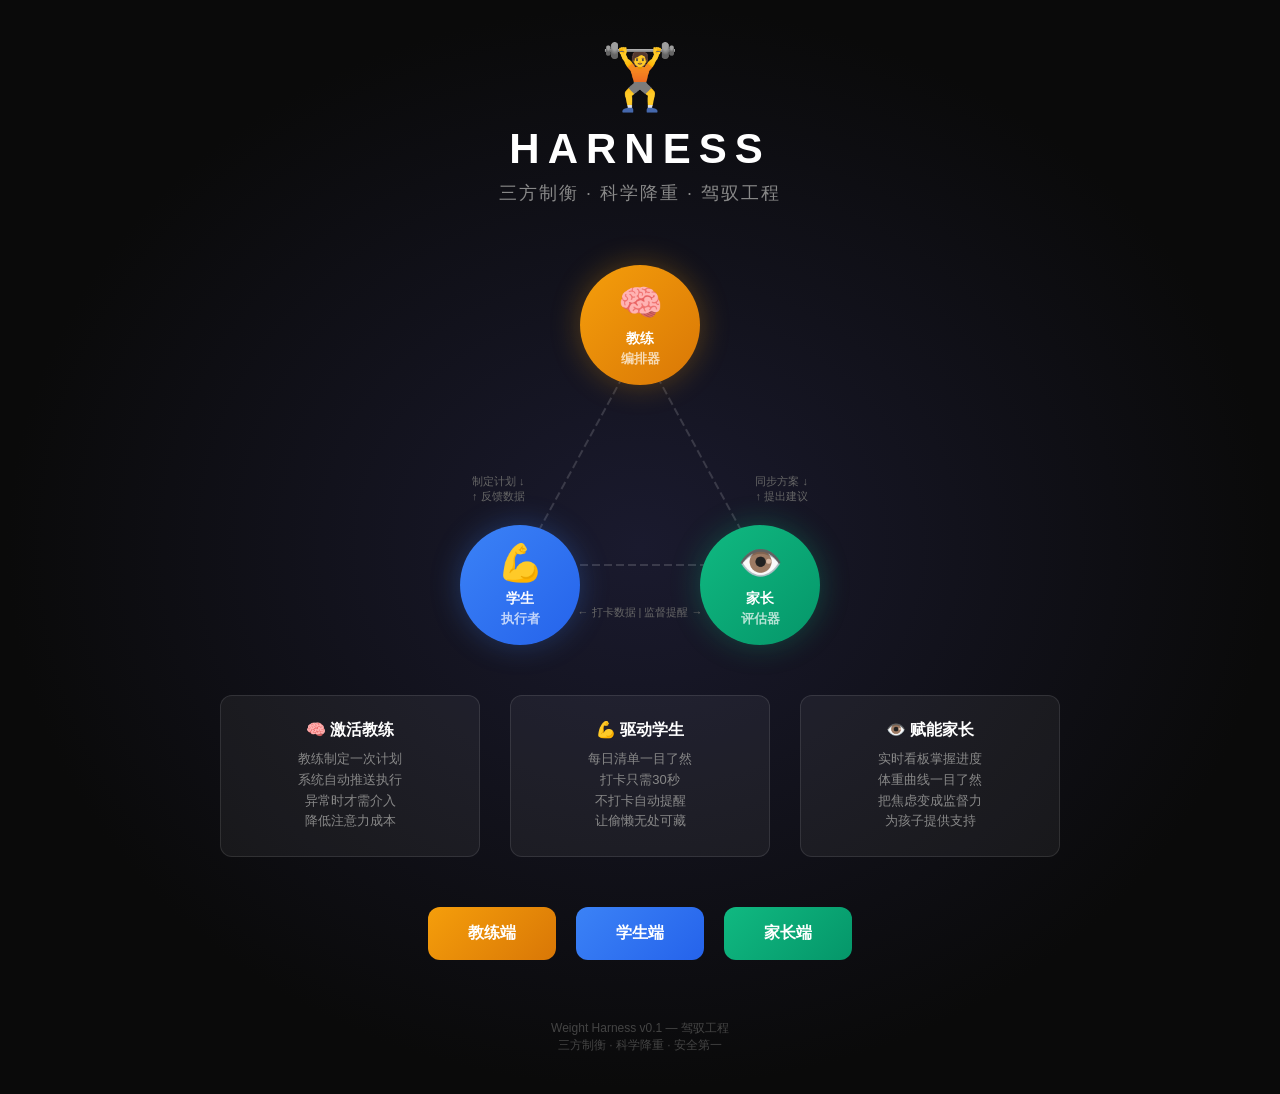
<file: templates/index.html>
<!DOCTYPE html>
<html lang="zh-CN">
<head>
    <meta charset="UTF-8">
    <meta name="viewport" content="width=device-width, initial-scale=1.0">
    <title>Weight Harness — 三方制衡降重系统</title>
    <style>
        * { margin: 0; padding: 0; box-sizing: border-box; }
        body { font-family: -apple-system, 'PingFang SC', 'Microsoft YaHei', sans-serif; background: #0a0a0a; color: #fff; min-height: 100vh; }

        /* 首页封面 */
        .hero {
            min-height: 100vh;
            display: flex;
            flex-direction: column;
            align-items: center;
            justify-content: center;
            padding: 40px 20px;
            background: radial-gradient(ellipse at center, #1a1a2e 0%, #0a0a0a 70%);
        }

        .logo { font-size: 64px; margin-bottom: 10px; }
        .title { font-size: 42px; font-weight: 800; letter-spacing: 8px; margin-bottom: 8px; }
        .subtitle { font-size: 18px; color: #888; margin-bottom: 60px; letter-spacing: 2px; }

        /* 三角制衡图 */
        .triangle-container {
            position: relative;
            width: 400px;
            height: 380px;
            margin-bottom: 50px;
        }

        .role-node {
            position: absolute;
            width: 120px;
            height: 120px;
            border-radius: 50%;
            display: flex;
            flex-direction: column;
            align-items: center;
            justify-content: center;
            font-size: 14px;
            font-weight: 700;
            cursor: pointer;
            transition: all 0.3s ease;
            text-decoration: none;
            color: #fff;
        }
        .role-node:hover { transform: scale(1.12); }
        .role-node .icon { font-size: 36px; margin-bottom: 6px; }
        .role-node .label { font-size: 13px; color: rgba(255,255,255,0.7); margin-top: 2px; }

        /* 教练 - 顶部 */
        .coach {
            top: 0; left: 50%; transform: translateX(-50%);
            background: linear-gradient(135deg, #f59e0b, #d97706);
            box-shadow: 0 0 30px rgba(245,158,11,0.3);
        }
        /* 学生 - 左下 */
        .student {
            bottom: 0; left: 20px;
            background: linear-gradient(135deg, #3b82f6, #2563eb);
            box-shadow: 0 0 30px rgba(59,130,246,0.3);
        }
        /* 家长 - 右下 */
        .parent {
            bottom: 0; right: 20px;
            background: linear-gradient(135deg, #10b981, #059669);
            box-shadow: 0 0 30px rgba(16,185,129,0.3);
        }

        /* 连接线 */
        .triangle-lines {
            position: absolute;
            top: 0; left: 0;
            width: 100%; height: 100%;
        }
        .triangle-lines svg { width: 100%; height: 100%; }
        .triangle-lines line {
            stroke: rgba(255,255,255,0.15);
            stroke-width: 2;
            stroke-dasharray: 8 4;
        }

        /* 连接线标签 */
        .link-label {
            position: absolute;
            font-size: 11px;
            color: #666;
            white-space: nowrap;
        }
        .link-coach-student { top: 55%; left: 8%; }
        .link-coach-parent { top: 55%; right: 8%; }
        .link-student-parent { bottom: 25px; left: 50%; transform: translateX(-50%); }

        /* 核心理念 */
        .principles {
            display: flex;
            gap: 30px;
            margin-bottom: 50px;
            flex-wrap: wrap;
            justify-content: center;
        }
        .principle {
            background: rgba(255,255,255,0.05);
            border: 1px solid rgba(255,255,255,0.1);
            border-radius: 12px;
            padding: 24px;
            width: 260px;
            text-align: center;
        }
        .principle h3 { font-size: 16px; margin-bottom: 8px; }
        .principle p { font-size: 13px; color: #888; line-height: 1.6; }

        /* 入口按钮 */
        .entries {
            display: flex;
            gap: 20px;
            flex-wrap: wrap;
            justify-content: center;
        }
        .entry-btn {
            padding: 16px 40px;
            border-radius: 12px;
            font-size: 16px;
            font-weight: 600;
            text-decoration: none;
            color: #fff;
            transition: all 0.3s ease;
            border: none;
            cursor: pointer;
        }
        .entry-btn:hover { transform: translateY(-3px); }
        .btn-coach { background: linear-gradient(135deg, #f59e0b, #d97706); }
        .btn-student { background: linear-gradient(135deg, #3b82f6, #2563eb); }
        .btn-parent { background: linear-gradient(135deg, #10b981, #059669); }

        .footer {
            margin-top: 60px;
            font-size: 12px;
            color: #444;
            text-align: center;
        }
    </style>
</head>
<body>
    <div class="hero">
        <div class="logo">🏋️</div>
        <div class="title">HARNESS</div>
        <div class="subtitle">三方制衡 · 科学降重 · 驾驭工程</div>

        <!-- 三角制衡图 -->
        <div class="triangle-container">
            <div class="triangle-lines">
                <svg viewBox="0 0 400 380">
                    <!-- 教练-学生 -->
                    <line x1="200" y1="80" x2="80" y2="300" />
                    <!-- 教练-家长 -->
                    <line x1="200" y1="80" x2="320" y2="300" />
                    <!-- 学生-家长 -->
                    <line x1="80" y1="300" x2="320" y2="300" />
                </svg>
            </div>

            <a href="/coach" class="role-node coach">
                <span class="icon">🧠</span>
                教练
                <span class="label">编排器</span>
            </a>
            <a href="/student" class="role-node student">
                <span class="icon">💪</span>
                学生
                <span class="label">执行者</span>
            </a>
            <a href="/parent" class="role-node parent">
                <span class="icon">👁️</span>
                家长
                <span class="label">评估器</span>
            </a>

            <span class="link-label link-coach-student">制定计划 ↓<br>↑ 反馈数据</span>
            <span class="link-label link-coach-parent">同步方案 ↓<br>↑ 提出建议</span>
            <span class="link-label link-student-parent">← 打卡数据 | 监督提醒 →</span>
        </div>

        <!-- 核心理念 -->
        <div class="principles">
            <div class="principle">
                <h3>🧠 激活教练</h3>
                <p>教练制定一次计划<br>系统自动推送执行<br>异常时才需介入<br>降低注意力成本</p>
            </div>
            <div class="principle">
                <h3>💪 驱动学生</h3>
                <p>每日清单一目了然<br>打卡只需30秒<br>不打卡自动提醒<br>让偷懒无处可藏</p>
            </div>
            <div class="principle">
                <h3>👁️ 赋能家长</h3>
                <p>实时看板掌握进度<br>体重曲线一目了然<br>把焦虑变成监督力<br>为孩子提供支持</p>
            </div>
        </div>

        <!-- 入口 -->
        <div class="entries">
            <a href="/coach" class="entry-btn btn-coach">教练端</a>
            <a href="/student" class="entry-btn btn-student">学生端</a>
            <a href="/parent" class="entry-btn btn-parent">家长端</a>
        </div>

        <div class="footer">
            Weight Harness v0.1 — 驾驭工程<br>
            三方制衡 · 科学降重 · 安全第一
        </div>
    </div>
</body>
</html>
</file>
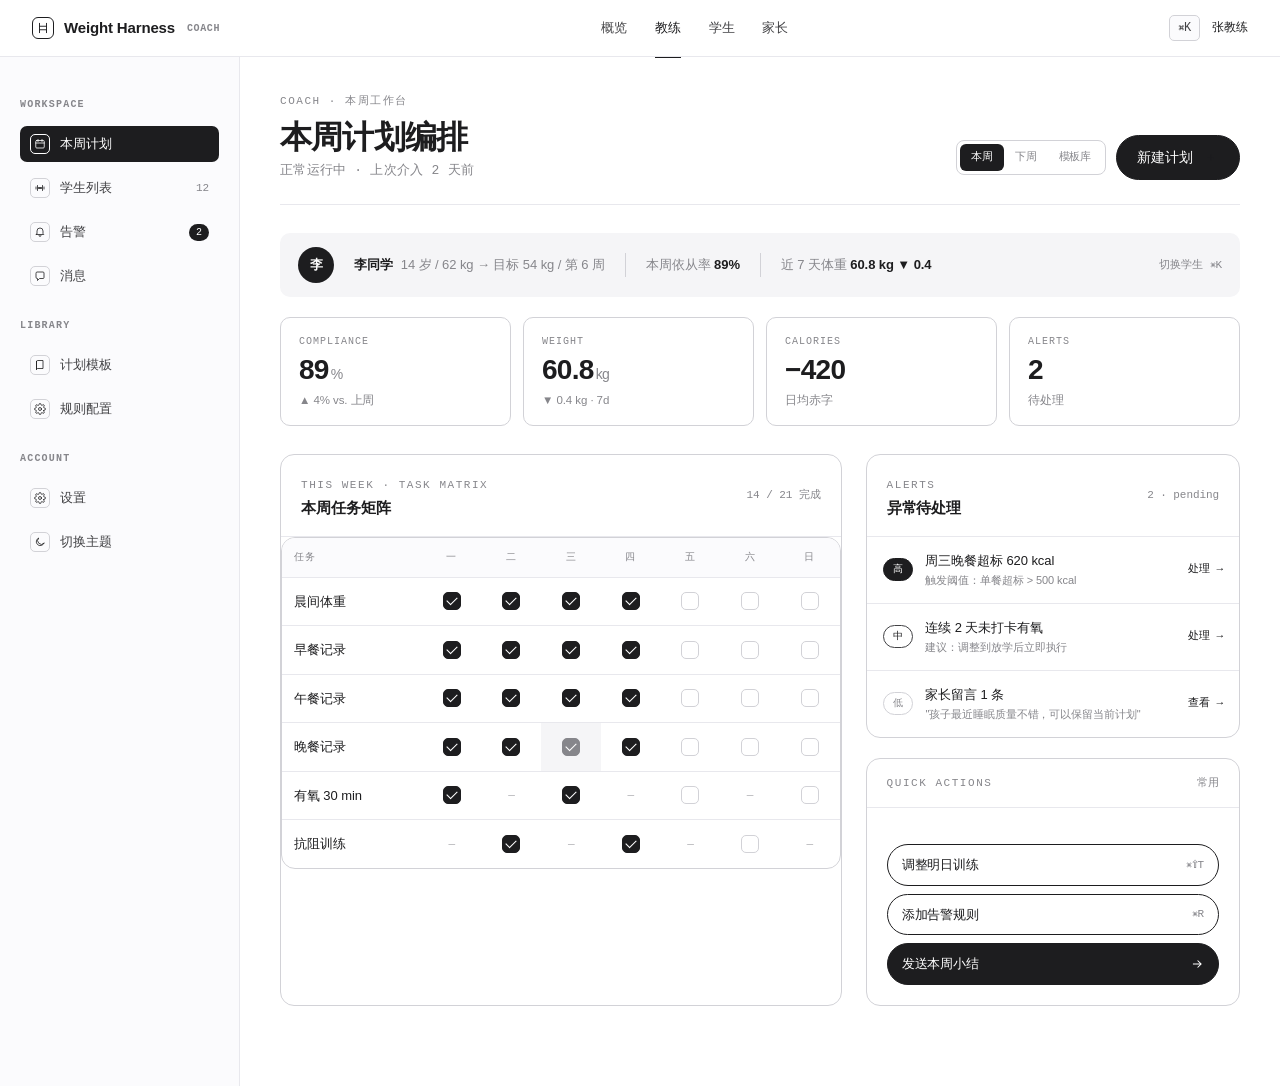
<file: docs/coach.html>
<!DOCTYPE html>
<html lang="zh-CN">
<head>
<meta charset="UTF-8">
<title>教练端 · Weight Harness</title>
<meta name="viewport" content="width=device-width, initial-scale=1">
<style>
/* ============================================
   Weight Harness — Shared design tokens & layout
   Apple HIG / Developer style · 纯黑白灰
   ============================================ */

:root {
  --bg: #ffffff;
  --surface: #fbfbfd;
  --surface-2: #f5f5f7;
  --surface-3: #eeeef1;
  --line: #d2d2d7;
  --line-soft: #e8e8ed;
  --line-faint: #f0f0f3;
  --ink: #1d1d1f;
  --ink-2: #424245;
  --muted: #86868b;
  --faint: #aeaeb2;
  --accent: #1d1d1f;

  --radius-sm: 6px;
  --radius: 10px;
  --radius-lg: 14px;
  --radius-xl: 22px;

  --max: 1360px;
  --pad: 32px;

  --font-sans: -apple-system, BlinkMacSystemFont, "SF Pro Text", "SF Pro SC", "PingFang SC", "Helvetica Neue", Helvetica, "Microsoft YaHei", sans-serif;
  --font-display: -apple-system, BlinkMacSystemFont, "SF Pro Display", "PingFang SC", "Helvetica Neue", sans-serif;
  --font-mono: "SF Mono", ui-monospace, "JetBrains Mono", Menlo, Consolas, monospace;
}

html[data-theme="dark"] {
  --bg: #000000;
  --surface: #0a0a0a;
  --surface-2: #141416;
  --surface-3: #1c1c1e;
  --line: #2a2a2e;
  --line-soft: #1c1c1e;
  --line-faint: #141416;
  --ink: #f5f5f7;
  --ink-2: #c7c7cc;
  --muted: #86868b;
  --faint: #48484a;
  --accent: #f5f5f7;
}

* { box-sizing: border-box; }
html, body { margin: 0; padding: 0; }
body {
  background: var(--bg);
  color: var(--ink);
  font-family: var(--font-sans);
  -webkit-font-smoothing: antialiased;
  -moz-osx-font-smoothing: grayscale;
  font-feature-settings: "tnum" on, "kern" on, "ss01" on;
  letter-spacing: -0.005em;
  line-height: 1.5;
}

a { color: inherit; text-decoration: none; }
button { font-family: inherit; }

.mono { font-family: var(--font-mono); }

/* ---- Top navigation ---- */
.nav {
  position: sticky; top: 0; z-index: 80;
  background: color-mix(in oklab, var(--bg) 78%, transparent);
  backdrop-filter: saturate(180%) blur(20px);
  -webkit-backdrop-filter: saturate(180%) blur(20px);
  border-bottom: 1px solid var(--line-soft);
}
.nav-inner {
  max-width: var(--max); margin: 0 auto;
  display: flex; align-items: center; justify-content: space-between;
  padding: 14px var(--pad); gap: 24px;
  height: 56px;
}
.nav-brand {
  display: flex; align-items: center; gap: 10px;
  font-weight: 600; font-size: 15px; letter-spacing: -0.01em;
}
.nav-brand .brand-mark {
  width: 22px; height: 22px; border-radius: 6px;
  border: 1.5px solid var(--ink);
  display: inline-flex; align-items: center; justify-content: center;
}
.nav-brand .brand-mark svg { width: 14px; height: 14px; stroke: var(--ink); fill: none; stroke-width: 1.6; stroke-linecap: round; }
.nav-brand .brand-tag {
  font-family: var(--font-mono); font-size: 10px;
  color: var(--muted); letter-spacing: 0.06em;
  margin-left: 2px;
}
.nav-links {
  display: flex; gap: 28px;
  font-size: 13px; color: var(--ink-2);
}
.nav-links a {
  position: relative; padding: 6px 0;
  transition: color 0.15s ease;
}
.nav-links a.active { color: var(--ink); }
.nav-links a.active::after {
  content: ""; position: absolute; left: 0; right: 0; bottom: -14px;
  height: 1px; background: var(--ink);
}
.nav-links a:hover { color: var(--ink); }
.nav-right {
  display: flex; align-items: center; gap: 12px;
  font-family: var(--font-mono); font-size: 12px;
  color: var(--muted);
}
.nav-right .kbd {
  border: 1px solid var(--line); padding: 3px 8px; border-radius: 5px;
  background: var(--surface); color: var(--ink-2);
}

/* ---- Common page helpers ---- */
.container { max-width: var(--max); margin: 0 auto; padding: 0 var(--pad); }

.eyebrow {
  font-family: var(--font-mono);
  font-size: 11px; letter-spacing: 0.14em; text-transform: uppercase;
  color: var(--muted);
}

h1, h2, h3, h4 {
  font-family: var(--font-display);
  font-weight: 600; letter-spacing: -0.022em;
  margin: 0;
}

.btn {
  display: inline-flex; align-items: center; gap: 10px;
  padding: 11px 20px; border-radius: 999px;
  border: 1px solid var(--ink); background: transparent;
  color: var(--ink); font-size: 14px;
  cursor: pointer; transition: all 0.15s ease;
  white-space: nowrap;
}
.btn:hover { background: var(--ink); color: var(--bg); }
.btn.primary { background: var(--ink); color: var(--bg); }
.btn.primary:hover { background: var(--ink-2); border-color: var(--ink-2); }
.btn.ghost { border-color: var(--line); color: var(--muted); }
.btn.ghost:hover { background: transparent; color: var(--ink); border-color: var(--ink); }

/* ---- Icon frame ---- */
.iframe-ic {
  width: 28px; height: 28px; border: 1px solid var(--line);
  border-radius: 7px; display: inline-flex; align-items: center; justify-content: center;
  flex-shrink: 0;
}
.iframe-ic.sm { width: 22px; height: 22px; border-radius: 5px; }
.iframe-ic.lg { width: 44px; height: 44px; border-radius: 11px; }
.iframe-ic svg {
  width: 60%; height: 60%;
  stroke: var(--ink); fill: none;
  stroke-width: 1.5; stroke-linecap: round; stroke-linejoin: round;
}

/* ---- Page-scope chip / segmented ---- */
.seg {
  display: inline-flex; padding: 3px; border: 1px solid var(--line);
  border-radius: 8px;
  font-family: var(--font-mono); font-size: 11px;
  color: var(--muted); background: var(--bg);
}
.seg span { padding: 5px 11px; border-radius: 6px; cursor: pointer; }
.seg span.on { background: var(--ink); color: var(--bg); }

/* ---- KPI card ---- */
.kpi-row { display: grid; gap: 12px; }
.kpi {
  border: 1px solid var(--line); border-radius: var(--radius);
  padding: 16px 18px;
  display: flex; flex-direction: column; gap: 6px;
  background: var(--bg);
}
.kpi .k-lbl {
  font-family: var(--font-mono); font-size: 10px;
  color: var(--muted); letter-spacing: 0.1em; text-transform: uppercase;
}
.kpi .k-val { font-size: 28px; font-weight: 600; letter-spacing: -0.025em; line-height: 1.1; }
.kpi .k-val small { font-size: 14px; color: var(--muted); font-weight: 400; margin-left: 2px; }
.kpi .k-delta { font-size: 11.5px; color: var(--muted); }

/* ---- List row ---- */
.lrow {
  display: grid; grid-template-columns: 22px 1fr auto auto;
  gap: 14px; padding: 14px 4px;
  border-bottom: 1px solid var(--line-soft);
  align-items: center;
}
.lrow:last-child { border-bottom: none; }
.check {
  width: 18px; height: 18px; border: 1.5px solid var(--line); border-radius: 5px;
  display: inline-flex; align-items: center; justify-content: center;
  flex-shrink: 0;
}
.check.done { background: var(--ink); border-color: var(--ink); }
.check.done::after {
  content: ""; width: 9px; height: 5px;
  border-left: 1.5px solid var(--bg); border-bottom: 1.5px solid var(--bg);
  transform: rotate(-45deg) translate(1px, -1px);
}
.lrow .label { font-size: 13.5px; }
.lrow .label.muted { color: var(--muted); text-decoration: line-through; text-decoration-color: var(--faint); }
.lrow .meta { font-size: 11px; color: var(--muted); font-family: var(--font-mono); }
.chipette {
  font-size: 10px; border: 1px solid var(--line); padding: 3px 9px;
  border-radius: 999px; color: var(--muted);
  font-family: var(--font-mono); letter-spacing: 0.04em;
}

/* ---- Section headers ---- */
.section {
  padding: 96px 0;
  border-top: 1px solid var(--line-soft);
}
.section-head { margin-bottom: 40px; max-width: 760px; }
.section-head h2 {
  font-size: 36px; line-height: 1.15;
  margin-top: 14px;
}
.section-head p {
  margin: 16px 0 0; color: var(--ink-2); font-size: 15.5px; max-width: 60ch;
}

/* ---- Panel card ---- */
.panel {
  border: 1px solid var(--line); border-radius: var(--radius-lg);
  background: var(--bg);
  overflow: hidden;
}
.panel-head {
  padding: 16px 20px;
  display: flex; align-items: center; justify-content: space-between;
  border-bottom: 1px solid var(--line-soft);
}
.panel-head .eyebrow { margin: 0; }
.panel-head .title { font-size: 15px; font-weight: 600; }
.panel-body { padding: 20px; }

/* ---- Footer ---- */
.footer {
  border-top: 1px solid var(--line-soft);
  padding: 48px var(--pad);
  margin-top: 40px;
  font-size: 12px; color: var(--muted);
  font-family: var(--font-mono); letter-spacing: 0.02em;
}
.footer-inner {
  max-width: var(--max); margin: 0 auto;
  display: flex; justify-content: space-between; flex-wrap: wrap; gap: 20px;
}
.footer-cols { display: flex; gap: 48px; }
.footer-cols > div { display: flex; flex-direction: column; gap: 6px; }
.footer-cols h5 { font-size: 10px; color: var(--ink); letter-spacing: 0.12em; text-transform: uppercase; margin: 0 0 6px; }
.footer-cols a:hover { color: var(--ink); }

/* ---- Tweaks panel ---- */
.tweaks-panel {
  position: fixed; right: 20px; bottom: 20px; z-index: 200;
  background: var(--bg); border: 1px solid var(--line); border-radius: 12px;
  padding: 14px 16px; min-width: 220px;
  display: none; flex-direction: column; gap: 12px;
  font-size: 12px; color: var(--ink);
  box-shadow: 0 10px 28px rgba(0, 0, 0, 0.08);
}
.tweaks-panel.on { display: flex; }
.tweaks-panel h4 {
  margin: 0; font-size: 10px; letter-spacing: 0.12em; text-transform: uppercase;
  color: var(--muted); font-family: var(--font-mono);
}
.tweak-row { display: flex; align-items: center; justify-content: space-between; gap: 12px; }
.seg-toggle { display: inline-flex; border: 1px solid var(--line); border-radius: 7px; padding: 2px; }
.seg-toggle button {
  background: transparent; border: none; padding: 5px 11px;
  color: var(--muted); font-size: 11px; border-radius: 5px; cursor: pointer;
  font-family: var(--font-mono);
}
.seg-toggle button.on { background: var(--ink); color: var(--bg); }

/* ---- Responsive ---- */
@media (max-width: 900px) {
  .nav-links { display: none; }
  .section { padding: 64px 0; }
  :root { --pad: 20px; }
}

</style>
<style>

  /* Unified page header */
  .page-head,
  .today-head,
  .dash-head {
    display: flex; justify-content: space-between; align-items: flex-end;
    flex-wrap: wrap; gap: 16px;
    margin-bottom: 32px; padding-bottom: 20px;
    border-bottom: 1px solid var(--line-soft);
  }
  .page-head .eyebrow,
  .today-head .eyebrow,
  .dash-head .eyebrow { margin-bottom: 10px; display: block; }
  .page-head h1,
  .today-head h1,
  .dash-head h1 {
    font-size: clamp(32px, 3.4vw, 40px);
    letter-spacing: -0.025em; line-height: 1.1;
    margin: 0;
  }
  .page-head p,
  .today-head p,
  .dash-head p {
    color: var(--muted); font-size: 13px; margin: 6px 0 0;
    font-family: var(--font-mono); letter-spacing: 0.02em;
  }

  .layout { display: grid; grid-template-columns: 240px 1fr; min-height: calc(100vh - 56px); }
  .side {
    border-right: 1px solid var(--line-soft);
    padding: 24px 20px; background: var(--surface);
    display: flex; flex-direction: column; gap: 8px;
  }
  .side h5 {
    font-family: var(--font-mono); font-size: 10px; color: var(--muted);
    letter-spacing: 0.12em; text-transform: uppercase;
    margin: 16px 0 6px;
  }
  .side a {
    display: flex; align-items: center; gap: 10px;
    padding: 8px 10px; border-radius: 7px;
    font-size: 13px; color: var(--ink-2);
    transition: background 0.15s ease, color 0.15s ease;
  }
  .side a.on { background: var(--ink); color: var(--bg); }
  .side a.on .iframe-ic { border-color: var(--bg); }
  .side a.on .iframe-ic svg { stroke: var(--bg); }
  .side a:hover:not(.on) { background: var(--surface-3); color: var(--ink); }
  .side .iframe-ic { width: 20px; height: 20px; border-radius: 5px; }
  .side .iframe-ic svg { width: 12px; height: 12px; stroke-width: 1.6; }

  .main { padding: 36px 40px 80px; }
  .page-head {
    display: flex; justify-content: space-between; align-items: flex-end;
    margin-bottom: 28px;
    padding-bottom: 24px; border-bottom: 1px solid var(--line-soft);
  }
  .page-head h1 { font-size: 32px; letter-spacing: -0.025em; margin-bottom: 6px; }
  .page-head p { color: var(--muted); font-size: 13px; margin: 0; }

  .grid-2 { display: grid; grid-template-columns: 1.5fr 1fr; gap: 24px; }
  .grid-3k { display: grid; grid-template-columns: repeat(4, 1fr); gap: 12px; margin-bottom: 28px; }

  /* Matrix */
  .matrix {
    border: 1px solid var(--line); border-radius: var(--radius-lg);
    overflow: hidden;
  }
  .matrix-head, .matrix-row {
    display: grid; grid-template-columns: 140px repeat(7, 1fr);
    font-size: 13px;
  }
  .matrix-head {
    background: var(--surface); border-bottom: 1px solid var(--line-soft);
    font-family: var(--font-mono); font-size: 10px; color: var(--muted);
    letter-spacing: 0.08em; text-transform: uppercase;
  }
  .matrix-head > div { padding: 12px; text-align: center; }
  .matrix-head > div:first-child { text-align: left; }
  .matrix-row { border-bottom: 1px solid var(--line-soft); }
  .matrix-row:last-child { border-bottom: none; }
  .matrix-row > div { padding: 14px 12px; text-align: center; display: flex; align-items: center; justify-content: center; }
  .matrix-row > div:first-child { justify-content: flex-start; font-weight: 500; color: var(--ink); }
  .matrix-cell-x { color: var(--faint); font-family: var(--font-mono); font-size: 11px; }

  /* Alerts */
  .alert-list { display: flex; flex-direction: column; }
  .alert {
    padding: 14px 16px; border-bottom: 1px solid var(--line-soft);
    display: grid; grid-template-columns: auto 1fr auto; gap: 12px; align-items: center;
  }
  .alert:last-child { border-bottom: none; }
  .alert .sev {
    font-family: var(--font-mono); font-size: 10px; letter-spacing: 0.08em;
    padding: 3px 9px; border-radius: 999px;
    border: 1px solid var(--line); color: var(--muted);
  }
  .alert .sev.hi { border-color: var(--ink); color: var(--ink); background: var(--ink); color: var(--bg); }
  .alert .sev.md { border-color: var(--ink-2); color: var(--ink); }
  .alert .msg { font-size: 13px; }
  .alert .msg small { display: block; color: var(--muted); font-size: 11px; margin-top: 2px; }
  .alert .act { font-family: var(--font-mono); font-size: 11px; color: var(--ink); }

  .quick-actions { display: flex; flex-direction: column; gap: 8px; margin-top: 16px; }
  .quick-actions .btn { justify-content: space-between; width: 100%; padding: 10px 14px; font-size: 13px; }

  .student-meta {
    display: flex; gap: 20px; align-items: center;
    padding: 14px 18px; background: var(--surface-2); border-radius: var(--radius);
    margin-bottom: 20px;
    font-size: 13px;
  }
  .student-meta .avatar {
    width: 36px; height: 36px; border-radius: 50%; background: var(--ink);
    color: var(--bg); display: flex; align-items: center; justify-content: center;
    font-weight: 600;
  }
  .student-meta .info b { font-weight: 600; }
  .student-meta .info span { color: var(--muted); margin-left: 8px; }
  .student-meta .sep { width: 1px; height: 24px; background: var(--line); }

  @media (max-width: 900px) {
    .layout { grid-template-columns: 1fr; }
    .side { border-right: none; border-bottom: 1px solid var(--line-soft); }
    .grid-2 { grid-template-columns: 1fr; }
    .grid-3k { grid-template-columns: repeat(2, 1fr); }
    .matrix-head, .matrix-row { grid-template-columns: 100px repeat(7, 1fr); font-size: 11px; }
  }
</style>
</head>
<body>

<nav class="nav">
  <div class="nav-inner">
    <a class="nav-brand" href="index.html">
      <span class="brand-mark" data-icon="harness"></span><span>Weight Harness</span>
      <span class="brand-tag">COACH</span>
    </a>
    <div class="nav-links">
      <a href="index.html">概览</a>
      <a href="coach.html" class="active">教练</a>
      <a href="student.html">学生</a>
      <a href="parent.html">家长</a>
    </div>
    <div class="nav-right">
      <span class="kbd">⌘K</span>
      <span style="color:var(--ink)">张教练</span>
    </div>
  </div>
</nav>

<div class="layout">
  <aside class="side">
    <h5>Workspace</h5>
    <a href="#" class="on"><span class="iframe-ic" data-icon="calendar"></span> 本周计划</a>
    <a href="#"><span class="iframe-ic" data-icon="student"></span> 学生列表 <span style="margin-left:auto; color:var(--muted); font-family:var(--font-mono); font-size:11px">12</span></a>
    <a href="#"><span class="iframe-ic" data-icon="bell"></span> 告警 <span style="margin-left:auto; color:var(--bg); background:var(--ink); padding:1px 7px; border-radius:999px; font-family:var(--font-mono); font-size:10px">2</span></a>
    <a href="#"><span class="iframe-ic" data-icon="message"></span> 消息</a>

    <h5>Library</h5>
    <a href="#"><span class="iframe-ic" data-icon="book"></span> 计划模板</a>
    <a href="#"><span class="iframe-ic" data-icon="gear"></span> 规则配置</a>

    <h5>Account</h5>
    <a href="#"><span class="iframe-ic" data-icon="gear"></span> 设置</a>
    <a href="#" data-theme-toggle><span class="iframe-ic" data-icon="moon"></span> 切换主题</a>
  </aside>

  <main class="main">
    <div class="page-head">
      <div>
        <span class="eyebrow">COACH · 本周工作台</span>
        <h1 style="margin-top:8px">本周计划编排</h1>
        <p>正常运行中 · 上次介入 2 天前</p>
      </div>
      <div style="display:flex; gap:10px; align-items:center">
        <span class="seg"><span class="on">本周</span><span>下周</span><span>模板库</span></span>
        <a class="btn primary" href="#">新建计划 <span class="iframe-ic" data-icon="plus" style="width:16px; height:16px; border:none"></span></a>
      </div>
    </div>

    <div class="student-meta">
      <div class="avatar">李</div>
      <div class="info">
        <b>李同学</b><span>14 岁 / 62 kg → 目标 54 kg / 第 6 周</span>
      </div>
      <div class="sep"></div>
      <div><span style="color:var(--muted)">本周依从率</span> <b>89%</b></div>
      <div class="sep"></div>
      <div><span style="color:var(--muted)">近 7 天体重</span> <b>60.8 kg ▼ 0.4</b></div>
      <div style="margin-left:auto; font-family:var(--font-mono); font-size:11px; color:var(--muted)">切换学生 ⌘K</div>
    </div>

    <div class="grid-3k">
      <div class="kpi"><span class="k-lbl">Compliance</span><span class="k-val">89<small>%</small></span><span class="k-delta">▲ 4% vs. 上周</span></div>
      <div class="kpi"><span class="k-lbl">Weight</span><span class="k-val">60.8<small>kg</small></span><span class="k-delta">▼ 0.4 kg · 7d</span></div>
      <div class="kpi"><span class="k-lbl">Calories</span><span class="k-val">−420</span><span class="k-delta">日均赤字</span></div>
      <div class="kpi"><span class="k-lbl">Alerts</span><span class="k-val">2</span><span class="k-delta">待处理</span></div>
    </div>

    <div class="grid-2">
      <div class="panel">
        <div class="panel-head">
          <div>
            <span class="eyebrow">THIS WEEK · TASK MATRIX</span>
            <div class="title" style="margin-top:2px">本周任务矩阵</div>
          </div>
          <span class="mono" style="font-size:11px; color:var(--muted)">14 / 21 完成</span>
        </div>
        <div class="matrix">
          <div class="matrix-head">
            <div>任务</div><div>一</div><div>二</div><div>三</div><div>四</div><div>五</div><div>六</div><div>日</div>
          </div>
          <div class="matrix-row">
            <div>晨间体重</div>
            <div><span class="check done"></span></div>
            <div><span class="check done"></span></div>
            <div><span class="check done"></span></div>
            <div><span class="check done"></span></div>
            <div><span class="check"></span></div>
            <div><span class="check"></span></div>
            <div><span class="check"></span></div>
          </div>
          <div class="matrix-row">
            <div>早餐记录</div>
            <div><span class="check done"></span></div>
            <div><span class="check done"></span></div>
            <div><span class="check done"></span></div>
            <div><span class="check done"></span></div>
            <div><span class="check"></span></div>
            <div><span class="check"></span></div>
            <div><span class="check"></span></div>
          </div>
          <div class="matrix-row">
            <div>午餐记录</div>
            <div><span class="check done"></span></div>
            <div><span class="check done"></span></div>
            <div><span class="check done"></span></div>
            <div><span class="check done"></span></div>
            <div><span class="check"></span></div>
            <div><span class="check"></span></div>
            <div><span class="check"></span></div>
          </div>
          <div class="matrix-row">
            <div>晚餐记录</div>
            <div><span class="check done"></span></div>
            <div><span class="check done"></span></div>
            <div style="background:var(--surface-2)"><span class="check done" style="background:var(--muted); border-color:var(--muted)"></span></div>
            <div><span class="check done"></span></div>
            <div><span class="check"></span></div>
            <div><span class="check"></span></div>
            <div><span class="check"></span></div>
          </div>
          <div class="matrix-row">
            <div>有氧 30 min</div>
            <div><span class="check done"></span></div>
            <div class="matrix-cell-x">—</div>
            <div><span class="check done"></span></div>
            <div class="matrix-cell-x">—</div>
            <div><span class="check"></span></div>
            <div class="matrix-cell-x">—</div>
            <div><span class="check"></span></div>
          </div>
          <div class="matrix-row">
            <div>抗阻训练</div>
            <div class="matrix-cell-x">—</div>
            <div><span class="check done"></span></div>
            <div class="matrix-cell-x">—</div>
            <div><span class="check done"></span></div>
            <div class="matrix-cell-x">—</div>
            <div><span class="check"></span></div>
            <div class="matrix-cell-x">—</div>
          </div>
        </div>
      </div>

      <div>
        <div class="panel">
          <div class="panel-head">
            <div>
              <span class="eyebrow">ALERTS</span>
              <div class="title" style="margin-top:2px">异常待处理</div>
            </div>
            <span class="mono" style="font-size:11px; color:var(--muted)">2 · pending</span>
          </div>
          <div class="alert-list">
            <div class="alert">
              <span class="sev hi">高</span>
              <div class="msg">周三晚餐超标 620 kcal<small>触发阈值：单餐超标 &gt; 500 kcal</small></div>
              <a class="act" href="#">处理 →</a>
            </div>
            <div class="alert">
              <span class="sev md">中</span>
              <div class="msg">连续 2 天未打卡有氧<small>建议：调整到放学后立即执行</small></div>
              <a class="act" href="#">处理 →</a>
            </div>
            <div class="alert">
              <span class="sev">低</span>
              <div class="msg">家长留言 1 条<small>"孩子最近睡眠质量不错，可以保留当前计划"</small></div>
              <a class="act" href="#">查看 →</a>
            </div>
          </div>
        </div>

        <div class="panel" style="margin-top:20px">
          <div class="panel-head">
            <span class="eyebrow">QUICK ACTIONS</span>
            <span class="mono" style="font-size:11px; color:var(--muted)">常用</span>
          </div>
          <div class="panel-body">
            <div class="quick-actions">
              <a class="btn" href="#">调整明日训练 <span class="mono" style="color:var(--muted); font-size:11px">⌘⇧T</span></a>
              <a class="btn" href="#">添加告警规则 <span class="mono" style="color:var(--muted); font-size:11px">⌘R</span></a>
              <a class="btn primary" href="#">发送本周小结 <svg viewBox="0 0 24 24" width="14" height="14" fill="none" stroke="currentColor" stroke-width="1.8"><path d="M5 12h14M13 6l6 6-6 6"/></svg></a>
            </div>
          </div>
        </div>
      </div>
    </div>
  </main>
</div>

<div class="tweaks-panel" id="tweaks">
  <h4>Tweaks</h4>
  <div class="tweak-row">
    <span>外观</span>
    <span class="seg-toggle">
      <button data-theme="light" class="on">浅色</button>
      <button data-theme="dark">深色</button>
    </span>
  </div>
</div>

<script>
// Shared SF Symbols-style line icons. 24x24 viewBox, 1.5 stroke.
// Usage: <span class="iframe-ic" data-icon="coach"></span>
//        hydrateIcons(root?)

const ICONS = {
  // Logo — harness/ribcage glyph
  harness: `<path d="M6 4v16M18 4v16M6 9h12M6 15h12"/>`,

  // Coach — brain / planning
  coach: `<path d="M9 5a3 3 0 0 0-3 3 2.5 2.5 0 0 0-1.5 4.5A2.5 2.5 0 0 0 6 17a3 3 0 0 0 3 2h1.5V5Z"/><path d="M13.5 5a3 3 0 0 1 3 3 2.5 2.5 0 0 1 1.5 4.5A2.5 2.5 0 0 1 16.5 17a3 3 0 0 1-3 2H12V5Z"/>`,

  // Student — dumbbell
  student: `<path d="M4 10v4M20 10v4M7 7v10M17 7v10M9 11h6M9 13h6"/>`,

  // Parent — eye
  parent: `<path d="M2 12s3.5-6 10-6 10 6 10 6-3.5 6-10 6S2 12 2 12Z"/><circle cx="12" cy="12" r="2.5"/>`,

  // Chart / trend
  chart: `<path d="M4 19V5M4 19h16M7 15l3-4 3 2 4-6"/>`,

  // Check
  check: `<path d="M5 12l4 4 10-10"/>`,

  // Plus
  plus: `<path d="M12 5v14M5 12h14"/>`,

  // Bell (alert)
  bell: `<path d="M6 15V10a6 6 0 0 1 12 0v5l1.5 2h-15zM10 19a2 2 0 0 0 4 0"/>`,

  // Calendar
  calendar: `<rect x="3.5" y="5" width="17" height="15" rx="2"/><path d="M3.5 10h17M8 3v4M16 3v4"/>`,

  // Clock
  clock: `<circle cx="12" cy="12" r="8"/><path d="M12 8v4l2.5 2"/>`,

  // Arrow right
  arrowRight: `<path d="M5 12h14M13 6l6 6-6 6"/>`,

  // Settings
  gear: `<circle cx="12" cy="12" r="3"/><path d="M19.4 15a1.7 1.7 0 0 0 .3 1.8l.1.1a2 2 0 1 1-2.8 2.8l-.1-.1a1.7 1.7 0 0 0-1.8-.3 1.7 1.7 0 0 0-1 1.5V21a2 2 0 0 1-4 0v-.1a1.7 1.7 0 0 0-1.1-1.5 1.7 1.7 0 0 0-1.8.3l-.1.1a2 2 0 1 1-2.8-2.8l.1-.1a1.7 1.7 0 0 0 .3-1.8 1.7 1.7 0 0 0-1.5-1H3a2 2 0 0 1 0-4h.1a1.7 1.7 0 0 0 1.5-1 1.7 1.7 0 0 0-.3-1.8l-.1-.1a2 2 0 1 1 2.8-2.8l.1.1a1.7 1.7 0 0 0 1.8.3h.1a1.7 1.7 0 0 0 1-1.5V3a2 2 0 0 1 4 0v.1a1.7 1.7 0 0 0 1 1.5 1.7 1.7 0 0 0 1.8-.3l.1-.1a2 2 0 1 1 2.8 2.8l-.1.1a1.7 1.7 0 0 0-.3 1.8v.1a1.7 1.7 0 0 0 1.5 1H21a2 2 0 0 1 0 4h-.1a1.7 1.7 0 0 0-1.5 1Z"/>`,

  // Scale
  scale: `<path d="M5 20h14M7 20V9h10v11M9 9a3 3 0 0 1 6 0M10 13l4 4M14 13l-4 4"/>`,

  // Message
  message: `<path d="M4 6a2 2 0 0 1 2-2h12a2 2 0 0 1 2 2v9a2 2 0 0 1-2 2h-7l-4 4v-4H6a2 2 0 0 1-2-2z"/>`,

  // Search
  search: `<circle cx="11" cy="11" r="6.5"/><path d="M16 16l4 4"/>`,

  // Food/plate
  plate: `<circle cx="12" cy="12" r="8"/><circle cx="12" cy="12" r="4"/>`,

  // Run
  run: `<circle cx="14" cy="5" r="2"/><path d="M8 12l3-3 3 2 2 4M6 19l3-4 2 2M15 14l3 1v4"/>`,

  // Book / docs
  book: `<path d="M5 5a2 2 0 0 1 2-2h11v16H7a2 2 0 0 0-2 2V5zM5 5v16"/>`,

  // Triangle
  triangle: `<path d="M12 4 L21 20 H3 Z"/>`,

  // Sun / Moon
  sun: `<circle cx="12" cy="12" r="4"/><path d="M12 3v2M12 19v2M3 12h2M19 12h2M5.5 5.5l1.5 1.5M17 17l1.5 1.5M5.5 18.5 7 17M17 7l1.5-1.5"/>`,
  moon: `<path d="M20 14.5A8 8 0 1 1 9.5 4a6.5 6.5 0 0 0 10.5 10.5z"/>`,

  // Logout
  logout: `<path d="M9 5H5a2 2 0 0 0-2 2v10a2 2 0 0 0 2 2h4M15 8l4 4-4 4M11 12h8"/>`,

  // Flow (for hero product ph)
  flow: `<rect x="3" y="4" width="7" height="5" rx="1"/><rect x="14" y="4" width="7" height="5" rx="1"/><rect x="3" y="15" width="7" height="5" rx="1"/><rect x="14" y="15" width="7" height="5" rx="1"/><path d="M10 6.5h4M10 17.5h4M6.5 9v6M17.5 9v6"/>`,

  // External / link
  external: `<path d="M14 5h5v5M19 5 10 14M11 5H6a2 2 0 0 0-2 2v11a2 2 0 0 0 2 2h11a2 2 0 0 0 2-2v-5"/>`,
};

function iconSVG(name) {
  const d = ICONS[name];
  if (!d) return '';
  return `<svg viewBox="0 0 24 24" aria-hidden="true">${d}</svg>`;
}

function hydrateIcons(root) {
  (root || document).querySelectorAll('[data-icon]').forEach(el => {
    const name = el.getAttribute('data-icon');
    if (ICONS[name]) el.innerHTML = iconSVG(name);
  });
}

window.ICONS = ICONS;
window.iconSVG = iconSVG;
window.hydrateIcons = hydrateIcons;
document.addEventListener('DOMContentLoaded', () => hydrateIcons());

</script>
<script>
// Weight Harness — shared app behavior
// - Theme persistence & toggle
// - Edit-mode (Tweaks) protocol
// - Animated triangle (stroke-dash draw-in → 2-3 loop pulses → static)

(function () {
  const root = document.documentElement;
  const saved = localStorage.getItem('wh-theme') || 'light';
  root.setAttribute('data-theme', saved);

  function applyTheme(t) {
    root.setAttribute('data-theme', t);
    localStorage.setItem('wh-theme', t);
    document.querySelectorAll('[data-theme-sync]').forEach(el => {
      const mode = el.getAttribute('data-theme-sync');
      if (mode === 'chip') el.textContent = t === 'dark' ? 'Light' : 'Dark';
    });
    document.querySelectorAll('.seg-toggle button[data-theme]').forEach(b => {
      b.classList.toggle('on', b.dataset.theme === t);
    });
  }
  applyTheme(saved);

  document.addEventListener('click', (e) => {
    const chip = e.target.closest('[data-theme-toggle]');
    if (chip) {
      const cur = root.getAttribute('data-theme');
      applyTheme(cur === 'dark' ? 'light' : 'dark');
      try { window.parent.postMessage({ type: '__edit_mode_set_keys', edits: { theme: root.getAttribute('data-theme') } }, '*'); } catch(e) {}
    }
    const seg = e.target.closest('.seg-toggle button[data-theme]');
    if (seg) {
      applyTheme(seg.dataset.theme);
      try { window.parent.postMessage({ type: '__edit_mode_set_keys', edits: { theme: seg.dataset.theme } }, '*'); } catch(e) {}
    }
  });

  // Tweaks panel
  const panel = document.getElementById('tweaks');
  window.addEventListener('message', (e) => {
    const d = e.data || {};
    if (d.type === '__activate_edit_mode' && panel) panel.classList.add('on');
    if (d.type === '__deactivate_edit_mode' && panel) panel.classList.remove('on');
  });
  try { window.parent.postMessage({ type: '__edit_mode_available' }, '*'); } catch (e) {}
})();


/* ============================================
   Animated triangle — draw-in then loop-pulse
   ============================================ */
window.initTriangle = function initTriangle(rootEl) {
  if (!rootEl || rootEl.dataset.init === '1') return;
  rootEl.dataset.init = '1';

  const paths = rootEl.querySelectorAll('.tri-edge');
  const nodes = rootEl.querySelectorAll('.tri-node');
  const labels = rootEl.querySelectorAll('.tri-label');
  const pulses = rootEl.querySelectorAll('.tri-pulse');
  const nodeLabels = rootEl.querySelectorAll('.tri-node-label');

  // pre-set stroke dash
  paths.forEach((p) => {
    const len = p.getTotalLength();
    p.style.strokeDasharray = len;
    p.style.strokeDashoffset = len;
    p.dataset.len = len;
  });
  nodes.forEach(n => n.classList.add('tri-node-hidden'));
  labels.forEach(l => l.classList.add('tri-label-hidden'));
  nodeLabels.forEach(l => l.classList.add('tri-label-hidden'));
  pulses.forEach(p => p.style.opacity = 0);

  function drawIn() {
    // Draw each edge sequentially over ~6s total
    const dur = 1800; // per edge
    paths.forEach((p, i) => {
      setTimeout(() => {
        p.style.transition = `stroke-dashoffset ${dur}ms cubic-bezier(0.45,0,0.15,1)`;
        p.style.strokeDashoffset = 0;
      }, i * dur);
    });

    // Reveal nodes staggered with edges
    nodes.forEach((n, i) => {
      setTimeout(() => n.classList.remove('tri-node-hidden'), 200 + i * dur);
    });
    nodeLabels.forEach((l, i) => {
      setTimeout(() => l.classList.remove('tri-label-hidden'), 500 + i * dur);
    });

    // Reveal edge labels after draw
    setTimeout(() => {
      labels.forEach((l, i) => {
        setTimeout(() => l.classList.remove('tri-label-hidden'), i * 120);
      });
    }, paths.length * dur);

    // Start pulses
    setTimeout(startPulse, paths.length * dur + 400);
  }

  let pulseCount = 0;
  const maxPulses = 3;

  function startPulse() {
    if (pulseCount >= maxPulses) {
      // Rest state: make edges solid, hide pulses, re-highlight labels
      pulses.forEach(p => { p.style.opacity = 0; });
      rootEl.classList.add('tri-rest');
      return;
    }
    pulseCount++;
    // Each pulse travels around 3 edges (coach → student → parent → coach)
    pulses.forEach((pulseEl, edgeIdx) => {
      const edge = paths[edgeIdx];
      const total = +edge.dataset.len;
      const dur = 1200;
      const delay = edgeIdx * dur;

      setTimeout(() => {
        const start = performance.now();
        pulseEl.style.opacity = 1;
        function step(t) {
          const p = Math.min(1, (t - start) / dur);
          const pt = edge.getPointAtLength(p * total);
          pulseEl.setAttribute('cx', pt.x);
          pulseEl.setAttribute('cy', pt.y);

          // Highlight associated label when pulse is in its window
          const lbl = labels[edgeIdx];
          if (lbl) {
            if (p > 0.25 && p < 0.75) lbl.classList.add('tri-label-hot');
            else lbl.classList.remove('tri-label-hot');
          }

          if (p < 1) requestAnimationFrame(step);
          else {
            pulseEl.style.opacity = 0;
            if (lbl) lbl.classList.remove('tri-label-hot');
            // When final pulse of this loop finishes, schedule next loop
            if (edgeIdx === pulses.length - 1) {
              setTimeout(startPulse, 300);
            }
          }
        }
        requestAnimationFrame(step);
      }, delay);
    });
  }

  // Trigger on scroll into view
  const io = new IntersectionObserver((entries) => {
    entries.forEach(e => {
      if (e.isIntersecting) {
        drawIn();
        io.disconnect();
      }
    });
  }, { threshold: 0.35 });
  io.observe(rootEl);

  // Click to replay
  rootEl.addEventListener('click', () => {
    if (!rootEl.classList.contains('tri-rest')) return;
    rootEl.classList.remove('tri-rest');
    pulseCount = 0;
    // reset and redraw
    paths.forEach(p => { p.style.transition = 'none'; p.style.strokeDashoffset = p.dataset.len; });
    nodes.forEach(n => n.classList.add('tri-node-hidden'));
    labels.forEach(l => { l.classList.add('tri-label-hidden'); l.classList.remove('tri-label-hot'); });
    nodeLabels.forEach(l => l.classList.add('tri-label-hidden'));
    // force reflow
    void rootEl.offsetWidth;
    drawIn();
  });
};

document.addEventListener('DOMContentLoaded', () => {
  document.querySelectorAll('[data-triangle]').forEach(el => window.initTriangle(el));
});

</script>
</body>
</html>
</file>
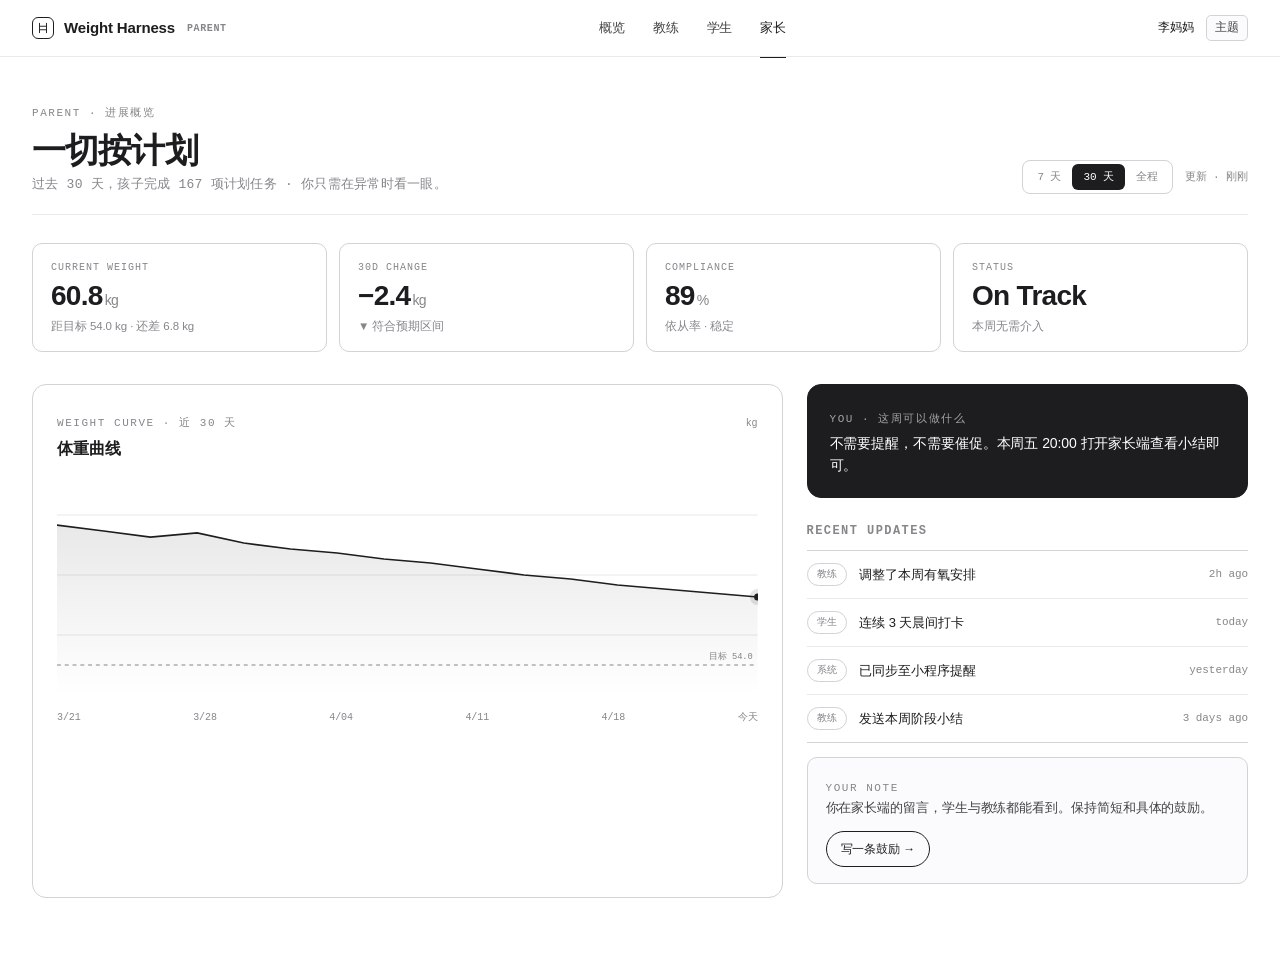
<file: docs/parent.html>
<!DOCTYPE html>
<html lang="zh-CN">
<head>
<meta charset="UTF-8">
<title>家长端 · Weight Harness</title>
<meta name="viewport" content="width=device-width, initial-scale=1">
<style>
/* ============================================
   Weight Harness — Shared design tokens & layout
   Apple HIG / Developer style · 纯黑白灰
   ============================================ */

:root {
  --bg: #ffffff;
  --surface: #fbfbfd;
  --surface-2: #f5f5f7;
  --surface-3: #eeeef1;
  --line: #d2d2d7;
  --line-soft: #e8e8ed;
  --line-faint: #f0f0f3;
  --ink: #1d1d1f;
  --ink-2: #424245;
  --muted: #86868b;
  --faint: #aeaeb2;
  --accent: #1d1d1f;

  --radius-sm: 6px;
  --radius: 10px;
  --radius-lg: 14px;
  --radius-xl: 22px;

  --max: 1360px;
  --pad: 32px;

  --font-sans: -apple-system, BlinkMacSystemFont, "SF Pro Text", "SF Pro SC", "PingFang SC", "Helvetica Neue", Helvetica, "Microsoft YaHei", sans-serif;
  --font-display: -apple-system, BlinkMacSystemFont, "SF Pro Display", "PingFang SC", "Helvetica Neue", sans-serif;
  --font-mono: "SF Mono", ui-monospace, "JetBrains Mono", Menlo, Consolas, monospace;
}

html[data-theme="dark"] {
  --bg: #000000;
  --surface: #0a0a0a;
  --surface-2: #141416;
  --surface-3: #1c1c1e;
  --line: #2a2a2e;
  --line-soft: #1c1c1e;
  --line-faint: #141416;
  --ink: #f5f5f7;
  --ink-2: #c7c7cc;
  --muted: #86868b;
  --faint: #48484a;
  --accent: #f5f5f7;
}

* { box-sizing: border-box; }
html, body { margin: 0; padding: 0; }
body {
  background: var(--bg);
  color: var(--ink);
  font-family: var(--font-sans);
  -webkit-font-smoothing: antialiased;
  -moz-osx-font-smoothing: grayscale;
  font-feature-settings: "tnum" on, "kern" on, "ss01" on;
  letter-spacing: -0.005em;
  line-height: 1.5;
}

a { color: inherit; text-decoration: none; }
button { font-family: inherit; }

.mono { font-family: var(--font-mono); }

/* ---- Top navigation ---- */
.nav {
  position: sticky; top: 0; z-index: 80;
  background: color-mix(in oklab, var(--bg) 78%, transparent);
  backdrop-filter: saturate(180%) blur(20px);
  -webkit-backdrop-filter: saturate(180%) blur(20px);
  border-bottom: 1px solid var(--line-soft);
}
.nav-inner {
  max-width: var(--max); margin: 0 auto;
  display: flex; align-items: center; justify-content: space-between;
  padding: 14px var(--pad); gap: 24px;
  height: 56px;
}
.nav-brand {
  display: flex; align-items: center; gap: 10px;
  font-weight: 600; font-size: 15px; letter-spacing: -0.01em;
}
.nav-brand .brand-mark {
  width: 22px; height: 22px; border-radius: 6px;
  border: 1.5px solid var(--ink);
  display: inline-flex; align-items: center; justify-content: center;
}
.nav-brand .brand-mark svg { width: 14px; height: 14px; stroke: var(--ink); fill: none; stroke-width: 1.6; stroke-linecap: round; }
.nav-brand .brand-tag {
  font-family: var(--font-mono); font-size: 10px;
  color: var(--muted); letter-spacing: 0.06em;
  margin-left: 2px;
}
.nav-links {
  display: flex; gap: 28px;
  font-size: 13px; color: var(--ink-2);
}
.nav-links a {
  position: relative; padding: 6px 0;
  transition: color 0.15s ease;
}
.nav-links a.active { color: var(--ink); }
.nav-links a.active::after {
  content: ""; position: absolute; left: 0; right: 0; bottom: -14px;
  height: 1px; background: var(--ink);
}
.nav-links a:hover { color: var(--ink); }
.nav-right {
  display: flex; align-items: center; gap: 12px;
  font-family: var(--font-mono); font-size: 12px;
  color: var(--muted);
}
.nav-right .kbd {
  border: 1px solid var(--line); padding: 3px 8px; border-radius: 5px;
  background: var(--surface); color: var(--ink-2);
}

/* ---- Common page helpers ---- */
.container { max-width: var(--max); margin: 0 auto; padding: 0 var(--pad); }

.eyebrow {
  font-family: var(--font-mono);
  font-size: 11px; letter-spacing: 0.14em; text-transform: uppercase;
  color: var(--muted);
}

h1, h2, h3, h4 {
  font-family: var(--font-display);
  font-weight: 600; letter-spacing: -0.022em;
  margin: 0;
}

.btn {
  display: inline-flex; align-items: center; gap: 10px;
  padding: 11px 20px; border-radius: 999px;
  border: 1px solid var(--ink); background: transparent;
  color: var(--ink); font-size: 14px;
  cursor: pointer; transition: all 0.15s ease;
  white-space: nowrap;
}
.btn:hover { background: var(--ink); color: var(--bg); }
.btn.primary { background: var(--ink); color: var(--bg); }
.btn.primary:hover { background: var(--ink-2); border-color: var(--ink-2); }
.btn.ghost { border-color: var(--line); color: var(--muted); }
.btn.ghost:hover { background: transparent; color: var(--ink); border-color: var(--ink); }

/* ---- Icon frame ---- */
.iframe-ic {
  width: 28px; height: 28px; border: 1px solid var(--line);
  border-radius: 7px; display: inline-flex; align-items: center; justify-content: center;
  flex-shrink: 0;
}
.iframe-ic.sm { width: 22px; height: 22px; border-radius: 5px; }
.iframe-ic.lg { width: 44px; height: 44px; border-radius: 11px; }
.iframe-ic svg {
  width: 60%; height: 60%;
  stroke: var(--ink); fill: none;
  stroke-width: 1.5; stroke-linecap: round; stroke-linejoin: round;
}

/* ---- Page-scope chip / segmented ---- */
.seg {
  display: inline-flex; padding: 3px; border: 1px solid var(--line);
  border-radius: 8px;
  font-family: var(--font-mono); font-size: 11px;
  color: var(--muted); background: var(--bg);
}
.seg span { padding: 5px 11px; border-radius: 6px; cursor: pointer; }
.seg span.on { background: var(--ink); color: var(--bg); }

/* ---- KPI card ---- */
.kpi-row { display: grid; gap: 12px; }
.kpi {
  border: 1px solid var(--line); border-radius: var(--radius);
  padding: 16px 18px;
  display: flex; flex-direction: column; gap: 6px;
  background: var(--bg);
}
.kpi .k-lbl {
  font-family: var(--font-mono); font-size: 10px;
  color: var(--muted); letter-spacing: 0.1em; text-transform: uppercase;
}
.kpi .k-val { font-size: 28px; font-weight: 600; letter-spacing: -0.025em; line-height: 1.1; }
.kpi .k-val small { font-size: 14px; color: var(--muted); font-weight: 400; margin-left: 2px; }
.kpi .k-delta { font-size: 11.5px; color: var(--muted); }

/* ---- List row ---- */
.lrow {
  display: grid; grid-template-columns: 22px 1fr auto auto;
  gap: 14px; padding: 14px 4px;
  border-bottom: 1px solid var(--line-soft);
  align-items: center;
}
.lrow:last-child { border-bottom: none; }
.check {
  width: 18px; height: 18px; border: 1.5px solid var(--line); border-radius: 5px;
  display: inline-flex; align-items: center; justify-content: center;
  flex-shrink: 0;
}
.check.done { background: var(--ink); border-color: var(--ink); }
.check.done::after {
  content: ""; width: 9px; height: 5px;
  border-left: 1.5px solid var(--bg); border-bottom: 1.5px solid var(--bg);
  transform: rotate(-45deg) translate(1px, -1px);
}
.lrow .label { font-size: 13.5px; }
.lrow .label.muted { color: var(--muted); text-decoration: line-through; text-decoration-color: var(--faint); }
.lrow .meta { font-size: 11px; color: var(--muted); font-family: var(--font-mono); }
.chipette {
  font-size: 10px; border: 1px solid var(--line); padding: 3px 9px;
  border-radius: 999px; color: var(--muted);
  font-family: var(--font-mono); letter-spacing: 0.04em;
}

/* ---- Section headers ---- */
.section {
  padding: 96px 0;
  border-top: 1px solid var(--line-soft);
}
.section-head { margin-bottom: 40px; max-width: 760px; }
.section-head h2 {
  font-size: 36px; line-height: 1.15;
  margin-top: 14px;
}
.section-head p {
  margin: 16px 0 0; color: var(--ink-2); font-size: 15.5px; max-width: 60ch;
}

/* ---- Panel card ---- */
.panel {
  border: 1px solid var(--line); border-radius: var(--radius-lg);
  background: var(--bg);
  overflow: hidden;
}
.panel-head {
  padding: 16px 20px;
  display: flex; align-items: center; justify-content: space-between;
  border-bottom: 1px solid var(--line-soft);
}
.panel-head .eyebrow { margin: 0; }
.panel-head .title { font-size: 15px; font-weight: 600; }
.panel-body { padding: 20px; }

/* ---- Footer ---- */
.footer {
  border-top: 1px solid var(--line-soft);
  padding: 48px var(--pad);
  margin-top: 40px;
  font-size: 12px; color: var(--muted);
  font-family: var(--font-mono); letter-spacing: 0.02em;
}
.footer-inner {
  max-width: var(--max); margin: 0 auto;
  display: flex; justify-content: space-between; flex-wrap: wrap; gap: 20px;
}
.footer-cols { display: flex; gap: 48px; }
.footer-cols > div { display: flex; flex-direction: column; gap: 6px; }
.footer-cols h5 { font-size: 10px; color: var(--ink); letter-spacing: 0.12em; text-transform: uppercase; margin: 0 0 6px; }
.footer-cols a:hover { color: var(--ink); }

/* ---- Tweaks panel ---- */
.tweaks-panel {
  position: fixed; right: 20px; bottom: 20px; z-index: 200;
  background: var(--bg); border: 1px solid var(--line); border-radius: 12px;
  padding: 14px 16px; min-width: 220px;
  display: none; flex-direction: column; gap: 12px;
  font-size: 12px; color: var(--ink);
  box-shadow: 0 10px 28px rgba(0, 0, 0, 0.08);
}
.tweaks-panel.on { display: flex; }
.tweaks-panel h4 {
  margin: 0; font-size: 10px; letter-spacing: 0.12em; text-transform: uppercase;
  color: var(--muted); font-family: var(--font-mono);
}
.tweak-row { display: flex; align-items: center; justify-content: space-between; gap: 12px; }
.seg-toggle { display: inline-flex; border: 1px solid var(--line); border-radius: 7px; padding: 2px; }
.seg-toggle button {
  background: transparent; border: none; padding: 5px 11px;
  color: var(--muted); font-size: 11px; border-radius: 5px; cursor: pointer;
  font-family: var(--font-mono);
}
.seg-toggle button.on { background: var(--ink); color: var(--bg); }

/* ---- Responsive ---- */
@media (max-width: 900px) {
  .nav-links { display: none; }
  .section { padding: 64px 0; }
  :root { --pad: 20px; }
}

</style>
<style>

  /* Unified page header */
  .page-head,
  .today-head,
  .dash-head {
    display: flex; justify-content: space-between; align-items: flex-end;
    flex-wrap: wrap; gap: 16px;
    margin-bottom: 32px; padding-bottom: 20px;
    border-bottom: 1px solid var(--line-soft);
  }
  .page-head .eyebrow,
  .today-head .eyebrow,
  .dash-head .eyebrow { margin-bottom: 10px; display: block; }
  .page-head h1,
  .today-head h1,
  .dash-head h1 {
    font-size: clamp(32px, 3.4vw, 40px);
    letter-spacing: -0.025em; line-height: 1.1;
    margin: 0;
  }
  .page-head p,
  .today-head p,
  .dash-head p {
    color: var(--muted); font-size: 13px; margin: 6px 0 0;
    font-family: var(--font-mono); letter-spacing: 0.02em;
  }
  .wrap { max-width: var(--max); margin: 0 auto; padding: 40px var(--pad) 80px; }
  .wrap { max-width: var(--max); margin: 0 auto; padding: 48px var(--pad) 80px; }
  .dash-head {
    display: flex; justify-content: space-between; align-items: flex-end;
    margin-bottom: 28px; padding-bottom: 20px;
    border-bottom: 1px solid var(--line-soft);
  }
  .dash-head .eyebrow { margin-bottom: 10px; }
  .dash-head h1 { font-size: 34px; letter-spacing: -0.025em; }
  .dash-head p { color: var(--muted); font-size: 13px; margin: 6px 0 0; }

  .kpi-grid { display: grid; grid-template-columns: repeat(4, 1fr); gap: 12px; margin-bottom: 32px; }

  .grid-charts { display: grid; grid-template-columns: 1.7fr 1fr; gap: 24px; }

  .chart-panel {
    border: 1px solid var(--line); border-radius: var(--radius-lg);
    padding: 24px; background: var(--bg);
  }
  .chart-panel .hdr {
    display: flex; justify-content: space-between; align-items: baseline;
    margin-bottom: 14px;
  }
  .chart-panel .hdr .title { font-size: 16px; font-weight: 600; margin-top: 4px; }

  .chart-svg { width: 100%; height: 220px; }
  .ax-label {
    display: flex; justify-content: space-between;
    font-family: var(--font-mono); font-size: 10px; color: var(--muted);
    margin-top: 8px;
  }

  .note-card {
    padding: 16px 18px; border: 1px solid var(--line); border-radius: var(--radius);
    background: var(--surface); margin-bottom: 14px;
  }
  .note-card .eyebrow { margin: 0 0 8px; }
  .note-card p { margin: 0; font-size: 13px; color: var(--ink-2); line-height: 1.6; }

  .update-list {
    border-top: 1px solid var(--line);
    border-bottom: 1px solid var(--line);
    margin-bottom: 14px;
  }
  .update {
    display: grid; grid-template-columns: auto 1fr auto;
    gap: 12px; padding: 12px 0;
    border-bottom: 1px solid var(--line-soft); align-items: center;
  }
  .update:last-child { border-bottom: none; }
  .update .chipette { font-size: 10px; }
  .update .label { font-size: 13px; }
  .update .meta { font-size: 11px; color: var(--muted); font-family: var(--font-mono); }

  .advise {
    padding: 20px 22px;
    border: 1px solid var(--ink); border-radius: var(--radius-lg);
    background: var(--ink); color: var(--bg);
  }
  .advise .eyebrow { color: color-mix(in oklab, var(--bg) 60%, transparent); margin-bottom: 8px; }
  .advise p { margin: 4px 0 0; font-size: 14px; line-height: 1.55; }
  html[data-theme="dark"] .advise { background: var(--surface-2); color: var(--ink); border-color: var(--line); }

  @media (max-width: 900px) {
    .kpi-grid { grid-template-columns: repeat(2, 1fr); }
    .grid-charts { grid-template-columns: 1fr; }
  }
</style>
</head>
<body>

<nav class="nav">
  <div class="nav-inner">
    <a class="nav-brand" href="index.html">
      <span class="brand-mark" data-icon="harness"></span><span>Weight Harness</span>
      <span class="brand-tag">PARENT</span>
    </a>
    <div class="nav-links">
      <a href="index.html">概览</a>
      <a href="coach.html">教练</a>
      <a href="student.html">学生</a>
      <a href="parent.html" class="active">家长</a>
    </div>
    <div class="nav-right">
      <span style="color:var(--ink)">李妈妈</span>
      <a href="#" data-theme-toggle class="kbd" style="text-decoration:none">主题</a>
    </div>
  </div>
</nav>

<main class="wrap">
  <div class="dash-head">
    <div>
      <span class="eyebrow">PARENT · 进展概览</span>
      <h1>一切按计划</h1>
      <p>过去 30 天，孩子完成 167 项计划任务 · 你只需在异常时看一眼。</p>
    </div>
    <div style="display:flex; gap:12px; align-items:center">
      <span class="seg"><span>7 天</span><span class="on">30 天</span><span>全程</span></span>
      <span class="mono" style="font-size:11px; color:var(--muted)">更新 · 刚刚</span>
    </div>
  </div>

  <div class="kpi-grid">
    <div class="kpi">
      <span class="k-lbl">CURRENT WEIGHT</span>
      <span class="k-val">60.8<small>kg</small></span>
      <span class="k-delta">距目标 54.0 kg · 还差 6.8 kg</span>
    </div>
    <div class="kpi">
      <span class="k-lbl">30D CHANGE</span>
      <span class="k-val">−2.4<small>kg</small></span>
      <span class="k-delta">▼ 符合预期区间</span>
    </div>
    <div class="kpi">
      <span class="k-lbl">COMPLIANCE</span>
      <span class="k-val">89<small>%</small></span>
      <span class="k-delta">依从率 · 稳定</span>
    </div>
    <div class="kpi">
      <span class="k-lbl">STATUS</span>
      <span class="k-val">On Track</span>
      <span class="k-delta">本周无需介入</span>
    </div>
  </div>

  <div class="grid-charts">
    <div class="chart-panel">
      <div class="hdr">
        <div>
          <span class="eyebrow">WEIGHT CURVE · 近 30 天</span>
          <div class="title">体重曲线</div>
        </div>
        <span class="mono" style="font-size:10px; color:var(--muted)">kg</span>
      </div>
      <svg class="chart-svg" viewBox="0 0 720 220" preserveAspectRatio="none">
        <defs>
          <linearGradient id="wgGrad" x1="0" y1="0" x2="0" y2="1">
            <stop offset="0%" stop-color="var(--ink)" stop-opacity="0.1"/>
            <stop offset="100%" stop-color="var(--ink)" stop-opacity="0"/>
          </linearGradient>
        </defs>
        <g stroke="var(--line-soft)" stroke-width="1">
          <line x1="0" y1="40" x2="720" y2="40"/>
          <line x1="0" y1="100" x2="720" y2="100"/>
          <line x1="0" y1="160" x2="720" y2="160"/>
        </g>
        <line x1="0" y1="190" x2="720" y2="190" stroke="var(--muted)" stroke-dasharray="4 4" stroke-width="1"/>
        <text x="715" y="184" text-anchor="end" font-family="SF Mono,Menlo,monospace" font-size="9" fill="var(--muted)">目标 54.0</text>

        <path d="M0,50 L48,56 L96,62 L144,58 L192,68 L240,74 L288,78 L336,84 L384,88 L432,94 L480,100 L528,104 L576,110 L624,114 L672,118 L720,122 L720,220 L0,220 Z" fill="url(#wgGrad)"/>
        <polyline fill="none" stroke="var(--ink)" stroke-width="1.75"
          points="0,50 48,56 96,62 144,58 192,68 240,74 288,78 336,84 384,88 432,94 480,100 528,104 576,110 624,114 672,118 720,122"/>
        <circle cx="720" cy="122" r="3.5" fill="var(--ink)"/>
        <circle cx="720" cy="122" r="8" fill="var(--ink)" opacity="0.12"/>
      </svg>
      <div class="ax-label">
        <span>3/21</span><span>3/28</span><span>4/04</span><span>4/11</span><span>4/18</span><span>今天</span>
      </div>
    </div>

    <div>
      <div class="advise">
        <span class="eyebrow">YOU · 这周可以做什么</span>
        <p>不需要提醒，不需要催促。本周五 20:00 打开家长端查看小结即可。</p>
      </div>

      <h4 style="font-size:12px; font-family:var(--font-mono); color:var(--muted); letter-spacing:0.12em; text-transform:uppercase; margin:24px 0 10px">RECENT UPDATES</h4>
      <div class="update-list">
        <div class="update">
          <span class="chipette">教练</span>
          <span class="label">调整了本周有氧安排</span>
          <span class="meta">2h ago</span>
        </div>
        <div class="update">
          <span class="chipette">学生</span>
          <span class="label">连续 3 天晨间打卡</span>
          <span class="meta">today</span>
        </div>
        <div class="update">
          <span class="chipette">系统</span>
          <span class="label">已同步至小程序提醒</span>
          <span class="meta">yesterday</span>
        </div>
        <div class="update">
          <span class="chipette">教练</span>
          <span class="label">发送本周阶段小结</span>
          <span class="meta">3 days ago</span>
        </div>
      </div>

      <div class="note-card">
        <span class="eyebrow">YOUR NOTE</span>
        <p>你在家长端的留言，学生与教练都能看到。保持简短和具体的鼓励。</p>
        <a href="#" class="btn" style="margin-top:12px; font-size:12px; padding:8px 14px;">写一条鼓励 →</a>
      </div>
    </div>
  </div>
</main>

<div class="tweaks-panel" id="tweaks">
  <h4>Tweaks</h4>
  <div class="tweak-row">
    <span>外观</span>
    <span class="seg-toggle">
      <button data-theme="light" class="on">浅色</button>
      <button data-theme="dark">深色</button>
    </span>
  </div>
</div>

<script>
// Shared SF Symbols-style line icons. 24x24 viewBox, 1.5 stroke.
// Usage: <span class="iframe-ic" data-icon="coach"></span>
//        hydrateIcons(root?)

const ICONS = {
  // Logo — harness/ribcage glyph
  harness: `<path d="M6 4v16M18 4v16M6 9h12M6 15h12"/>`,

  // Coach — brain / planning
  coach: `<path d="M9 5a3 3 0 0 0-3 3 2.5 2.5 0 0 0-1.5 4.5A2.5 2.5 0 0 0 6 17a3 3 0 0 0 3 2h1.5V5Z"/><path d="M13.5 5a3 3 0 0 1 3 3 2.5 2.5 0 0 1 1.5 4.5A2.5 2.5 0 0 1 16.5 17a3 3 0 0 1-3 2H12V5Z"/>`,

  // Student — dumbbell
  student: `<path d="M4 10v4M20 10v4M7 7v10M17 7v10M9 11h6M9 13h6"/>`,

  // Parent — eye
  parent: `<path d="M2 12s3.5-6 10-6 10 6 10 6-3.5 6-10 6S2 12 2 12Z"/><circle cx="12" cy="12" r="2.5"/>`,

  // Chart / trend
  chart: `<path d="M4 19V5M4 19h16M7 15l3-4 3 2 4-6"/>`,

  // Check
  check: `<path d="M5 12l4 4 10-10"/>`,

  // Plus
  plus: `<path d="M12 5v14M5 12h14"/>`,

  // Bell (alert)
  bell: `<path d="M6 15V10a6 6 0 0 1 12 0v5l1.5 2h-15zM10 19a2 2 0 0 0 4 0"/>`,

  // Calendar
  calendar: `<rect x="3.5" y="5" width="17" height="15" rx="2"/><path d="M3.5 10h17M8 3v4M16 3v4"/>`,

  // Clock
  clock: `<circle cx="12" cy="12" r="8"/><path d="M12 8v4l2.5 2"/>`,

  // Arrow right
  arrowRight: `<path d="M5 12h14M13 6l6 6-6 6"/>`,

  // Settings
  gear: `<circle cx="12" cy="12" r="3"/><path d="M19.4 15a1.7 1.7 0 0 0 .3 1.8l.1.1a2 2 0 1 1-2.8 2.8l-.1-.1a1.7 1.7 0 0 0-1.8-.3 1.7 1.7 0 0 0-1 1.5V21a2 2 0 0 1-4 0v-.1a1.7 1.7 0 0 0-1.1-1.5 1.7 1.7 0 0 0-1.8.3l-.1.1a2 2 0 1 1-2.8-2.8l.1-.1a1.7 1.7 0 0 0 .3-1.8 1.7 1.7 0 0 0-1.5-1H3a2 2 0 0 1 0-4h.1a1.7 1.7 0 0 0 1.5-1 1.7 1.7 0 0 0-.3-1.8l-.1-.1a2 2 0 1 1 2.8-2.8l.1.1a1.7 1.7 0 0 0 1.8.3h.1a1.7 1.7 0 0 0 1-1.5V3a2 2 0 0 1 4 0v.1a1.7 1.7 0 0 0 1 1.5 1.7 1.7 0 0 0 1.8-.3l.1-.1a2 2 0 1 1 2.8 2.8l-.1.1a1.7 1.7 0 0 0-.3 1.8v.1a1.7 1.7 0 0 0 1.5 1H21a2 2 0 0 1 0 4h-.1a1.7 1.7 0 0 0-1.5 1Z"/>`,

  // Scale
  scale: `<path d="M5 20h14M7 20V9h10v11M9 9a3 3 0 0 1 6 0M10 13l4 4M14 13l-4 4"/>`,

  // Message
  message: `<path d="M4 6a2 2 0 0 1 2-2h12a2 2 0 0 1 2 2v9a2 2 0 0 1-2 2h-7l-4 4v-4H6a2 2 0 0 1-2-2z"/>`,

  // Search
  search: `<circle cx="11" cy="11" r="6.5"/><path d="M16 16l4 4"/>`,

  // Food/plate
  plate: `<circle cx="12" cy="12" r="8"/><circle cx="12" cy="12" r="4"/>`,

  // Run
  run: `<circle cx="14" cy="5" r="2"/><path d="M8 12l3-3 3 2 2 4M6 19l3-4 2 2M15 14l3 1v4"/>`,

  // Book / docs
  book: `<path d="M5 5a2 2 0 0 1 2-2h11v16H7a2 2 0 0 0-2 2V5zM5 5v16"/>`,

  // Triangle
  triangle: `<path d="M12 4 L21 20 H3 Z"/>`,

  // Sun / Moon
  sun: `<circle cx="12" cy="12" r="4"/><path d="M12 3v2M12 19v2M3 12h2M19 12h2M5.5 5.5l1.5 1.5M17 17l1.5 1.5M5.5 18.5 7 17M17 7l1.5-1.5"/>`,
  moon: `<path d="M20 14.5A8 8 0 1 1 9.5 4a6.5 6.5 0 0 0 10.5 10.5z"/>`,

  // Logout
  logout: `<path d="M9 5H5a2 2 0 0 0-2 2v10a2 2 0 0 0 2 2h4M15 8l4 4-4 4M11 12h8"/>`,

  // Flow (for hero product ph)
  flow: `<rect x="3" y="4" width="7" height="5" rx="1"/><rect x="14" y="4" width="7" height="5" rx="1"/><rect x="3" y="15" width="7" height="5" rx="1"/><rect x="14" y="15" width="7" height="5" rx="1"/><path d="M10 6.5h4M10 17.5h4M6.5 9v6M17.5 9v6"/>`,

  // External / link
  external: `<path d="M14 5h5v5M19 5 10 14M11 5H6a2 2 0 0 0-2 2v11a2 2 0 0 0 2 2h11a2 2 0 0 0 2-2v-5"/>`,
};

function iconSVG(name) {
  const d = ICONS[name];
  if (!d) return '';
  return `<svg viewBox="0 0 24 24" aria-hidden="true">${d}</svg>`;
}

function hydrateIcons(root) {
  (root || document).querySelectorAll('[data-icon]').forEach(el => {
    const name = el.getAttribute('data-icon');
    if (ICONS[name]) el.innerHTML = iconSVG(name);
  });
}

window.ICONS = ICONS;
window.iconSVG = iconSVG;
window.hydrateIcons = hydrateIcons;
document.addEventListener('DOMContentLoaded', () => hydrateIcons());

</script>
<script>
// Weight Harness — shared app behavior
// - Theme persistence & toggle
// - Edit-mode (Tweaks) protocol
// - Animated triangle (stroke-dash draw-in → 2-3 loop pulses → static)

(function () {
  const root = document.documentElement;
  const saved = localStorage.getItem('wh-theme') || 'light';
  root.setAttribute('data-theme', saved);

  function applyTheme(t) {
    root.setAttribute('data-theme', t);
    localStorage.setItem('wh-theme', t);
    document.querySelectorAll('[data-theme-sync]').forEach(el => {
      const mode = el.getAttribute('data-theme-sync');
      if (mode === 'chip') el.textContent = t === 'dark' ? 'Light' : 'Dark';
    });
    document.querySelectorAll('.seg-toggle button[data-theme]').forEach(b => {
      b.classList.toggle('on', b.dataset.theme === t);
    });
  }
  applyTheme(saved);

  document.addEventListener('click', (e) => {
    const chip = e.target.closest('[data-theme-toggle]');
    if (chip) {
      const cur = root.getAttribute('data-theme');
      applyTheme(cur === 'dark' ? 'light' : 'dark');
      try { window.parent.postMessage({ type: '__edit_mode_set_keys', edits: { theme: root.getAttribute('data-theme') } }, '*'); } catch(e) {}
    }
    const seg = e.target.closest('.seg-toggle button[data-theme]');
    if (seg) {
      applyTheme(seg.dataset.theme);
      try { window.parent.postMessage({ type: '__edit_mode_set_keys', edits: { theme: seg.dataset.theme } }, '*'); } catch(e) {}
    }
  });

  // Tweaks panel
  const panel = document.getElementById('tweaks');
  window.addEventListener('message', (e) => {
    const d = e.data || {};
    if (d.type === '__activate_edit_mode' && panel) panel.classList.add('on');
    if (d.type === '__deactivate_edit_mode' && panel) panel.classList.remove('on');
  });
  try { window.parent.postMessage({ type: '__edit_mode_available' }, '*'); } catch (e) {}
})();


/* ============================================
   Animated triangle — draw-in then loop-pulse
   ============================================ */
window.initTriangle = function initTriangle(rootEl) {
  if (!rootEl || rootEl.dataset.init === '1') return;
  rootEl.dataset.init = '1';

  const paths = rootEl.querySelectorAll('.tri-edge');
  const nodes = rootEl.querySelectorAll('.tri-node');
  const labels = rootEl.querySelectorAll('.tri-label');
  const pulses = rootEl.querySelectorAll('.tri-pulse');
  const nodeLabels = rootEl.querySelectorAll('.tri-node-label');

  // pre-set stroke dash
  paths.forEach((p) => {
    const len = p.getTotalLength();
    p.style.strokeDasharray = len;
    p.style.strokeDashoffset = len;
    p.dataset.len = len;
  });
  nodes.forEach(n => n.classList.add('tri-node-hidden'));
  labels.forEach(l => l.classList.add('tri-label-hidden'));
  nodeLabels.forEach(l => l.classList.add('tri-label-hidden'));
  pulses.forEach(p => p.style.opacity = 0);

  function drawIn() {
    // Draw each edge sequentially over ~6s total
    const dur = 1800; // per edge
    paths.forEach((p, i) => {
      setTimeout(() => {
        p.style.transition = `stroke-dashoffset ${dur}ms cubic-bezier(0.45,0,0.15,1)`;
        p.style.strokeDashoffset = 0;
      }, i * dur);
    });

    // Reveal nodes staggered with edges
    nodes.forEach((n, i) => {
      setTimeout(() => n.classList.remove('tri-node-hidden'), 200 + i * dur);
    });
    nodeLabels.forEach((l, i) => {
      setTimeout(() => l.classList.remove('tri-label-hidden'), 500 + i * dur);
    });

    // Reveal edge labels after draw
    setTimeout(() => {
      labels.forEach((l, i) => {
        setTimeout(() => l.classList.remove('tri-label-hidden'), i * 120);
      });
    }, paths.length * dur);

    // Start pulses
    setTimeout(startPulse, paths.length * dur + 400);
  }

  let pulseCount = 0;
  const maxPulses = 3;

  function startPulse() {
    if (pulseCount >= maxPulses) {
      // Rest state: make edges solid, hide pulses, re-highlight labels
      pulses.forEach(p => { p.style.opacity = 0; });
      rootEl.classList.add('tri-rest');
      return;
    }
    pulseCount++;
    // Each pulse travels around 3 edges (coach → student → parent → coach)
    pulses.forEach((pulseEl, edgeIdx) => {
      const edge = paths[edgeIdx];
      const total = +edge.dataset.len;
      const dur = 1200;
      const delay = edgeIdx * dur;

      setTimeout(() => {
        const start = performance.now();
        pulseEl.style.opacity = 1;
        function step(t) {
          const p = Math.min(1, (t - start) / dur);
          const pt = edge.getPointAtLength(p * total);
          pulseEl.setAttribute('cx', pt.x);
          pulseEl.setAttribute('cy', pt.y);

          // Highlight associated label when pulse is in its window
          const lbl = labels[edgeIdx];
          if (lbl) {
            if (p > 0.25 && p < 0.75) lbl.classList.add('tri-label-hot');
            else lbl.classList.remove('tri-label-hot');
          }

          if (p < 1) requestAnimationFrame(step);
          else {
            pulseEl.style.opacity = 0;
            if (lbl) lbl.classList.remove('tri-label-hot');
            // When final pulse of this loop finishes, schedule next loop
            if (edgeIdx === pulses.length - 1) {
              setTimeout(startPulse, 300);
            }
          }
        }
        requestAnimationFrame(step);
      }, delay);
    });
  }

  // Trigger on scroll into view
  const io = new IntersectionObserver((entries) => {
    entries.forEach(e => {
      if (e.isIntersecting) {
        drawIn();
        io.disconnect();
      }
    });
  }, { threshold: 0.35 });
  io.observe(rootEl);

  // Click to replay
  rootEl.addEventListener('click', () => {
    if (!rootEl.classList.contains('tri-rest')) return;
    rootEl.classList.remove('tri-rest');
    pulseCount = 0;
    // reset and redraw
    paths.forEach(p => { p.style.transition = 'none'; p.style.strokeDashoffset = p.dataset.len; });
    nodes.forEach(n => n.classList.add('tri-node-hidden'));
    labels.forEach(l => { l.classList.add('tri-label-hidden'); l.classList.remove('tri-label-hot'); });
    nodeLabels.forEach(l => l.classList.add('tri-label-hidden'));
    // force reflow
    void rootEl.offsetWidth;
    drawIn();
  });
};

document.addEventListener('DOMContentLoaded', () => {
  document.querySelectorAll('[data-triangle]').forEach(el => window.initTriangle(el));
});

</script>
</body>
</html>
</file>
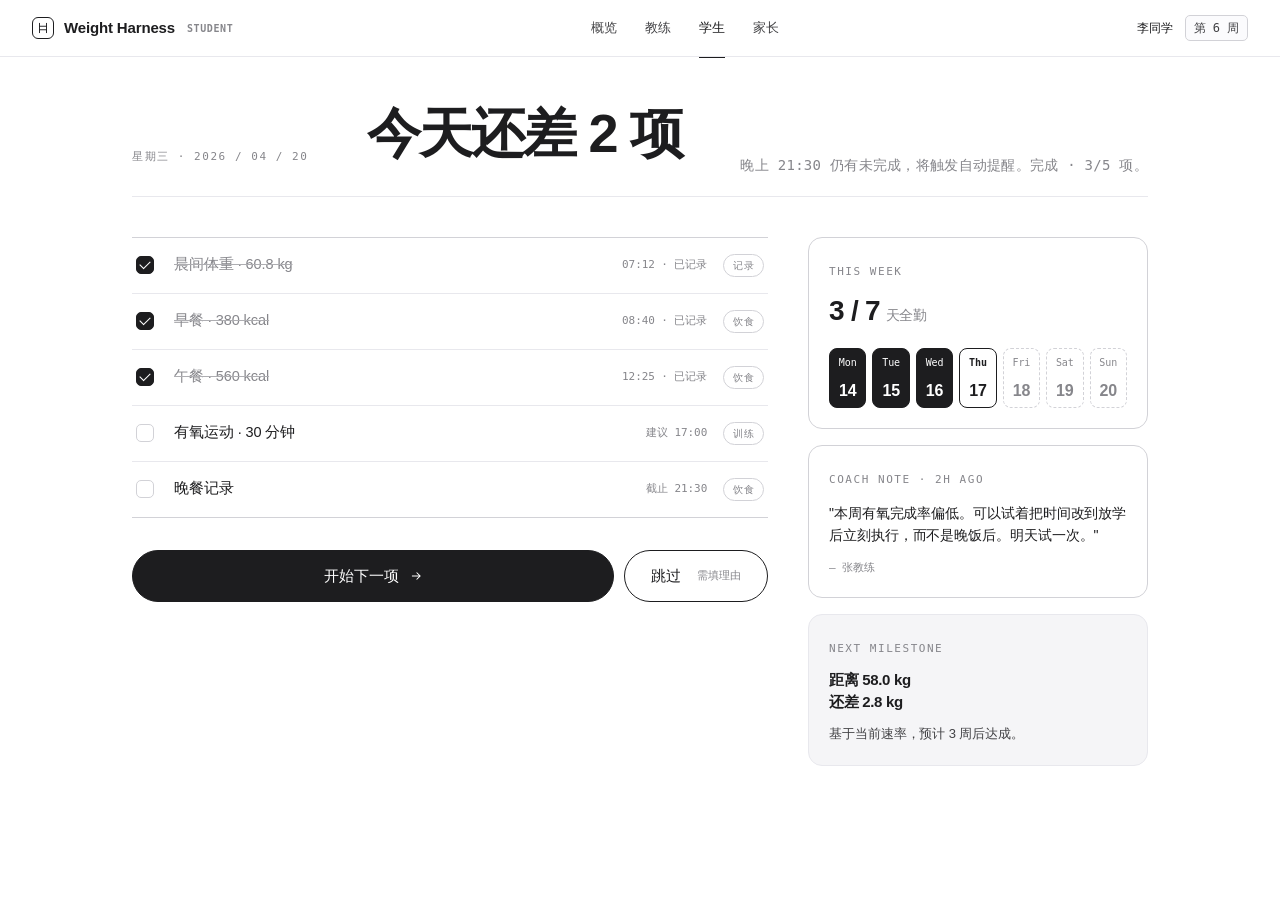
<file: docs/student.html>
<!DOCTYPE html>
<html lang="zh-CN">
<head>
<meta charset="UTF-8">
<title>学生端 · Weight Harness</title>
<meta name="viewport" content="width=device-width, initial-scale=1">
<style>
/* ============================================
   Weight Harness — Shared design tokens & layout
   Apple HIG / Developer style · 纯黑白灰
   ============================================ */

:root {
  --bg: #ffffff;
  --surface: #fbfbfd;
  --surface-2: #f5f5f7;
  --surface-3: #eeeef1;
  --line: #d2d2d7;
  --line-soft: #e8e8ed;
  --line-faint: #f0f0f3;
  --ink: #1d1d1f;
  --ink-2: #424245;
  --muted: #86868b;
  --faint: #aeaeb2;
  --accent: #1d1d1f;

  --radius-sm: 6px;
  --radius: 10px;
  --radius-lg: 14px;
  --radius-xl: 22px;

  --max: 1360px;
  --pad: 32px;

  --font-sans: -apple-system, BlinkMacSystemFont, "SF Pro Text", "SF Pro SC", "PingFang SC", "Helvetica Neue", Helvetica, "Microsoft YaHei", sans-serif;
  --font-display: -apple-system, BlinkMacSystemFont, "SF Pro Display", "PingFang SC", "Helvetica Neue", sans-serif;
  --font-mono: "SF Mono", ui-monospace, "JetBrains Mono", Menlo, Consolas, monospace;
}

html[data-theme="dark"] {
  --bg: #000000;
  --surface: #0a0a0a;
  --surface-2: #141416;
  --surface-3: #1c1c1e;
  --line: #2a2a2e;
  --line-soft: #1c1c1e;
  --line-faint: #141416;
  --ink: #f5f5f7;
  --ink-2: #c7c7cc;
  --muted: #86868b;
  --faint: #48484a;
  --accent: #f5f5f7;
}

* { box-sizing: border-box; }
html, body { margin: 0; padding: 0; }
body {
  background: var(--bg);
  color: var(--ink);
  font-family: var(--font-sans);
  -webkit-font-smoothing: antialiased;
  -moz-osx-font-smoothing: grayscale;
  font-feature-settings: "tnum" on, "kern" on, "ss01" on;
  letter-spacing: -0.005em;
  line-height: 1.5;
}

a { color: inherit; text-decoration: none; }
button { font-family: inherit; }

.mono { font-family: var(--font-mono); }

/* ---- Top navigation ---- */
.nav {
  position: sticky; top: 0; z-index: 80;
  background: color-mix(in oklab, var(--bg) 78%, transparent);
  backdrop-filter: saturate(180%) blur(20px);
  -webkit-backdrop-filter: saturate(180%) blur(20px);
  border-bottom: 1px solid var(--line-soft);
}
.nav-inner {
  max-width: var(--max); margin: 0 auto;
  display: flex; align-items: center; justify-content: space-between;
  padding: 14px var(--pad); gap: 24px;
  height: 56px;
}
.nav-brand {
  display: flex; align-items: center; gap: 10px;
  font-weight: 600; font-size: 15px; letter-spacing: -0.01em;
}
.nav-brand .brand-mark {
  width: 22px; height: 22px; border-radius: 6px;
  border: 1.5px solid var(--ink);
  display: inline-flex; align-items: center; justify-content: center;
}
.nav-brand .brand-mark svg { width: 14px; height: 14px; stroke: var(--ink); fill: none; stroke-width: 1.6; stroke-linecap: round; }
.nav-brand .brand-tag {
  font-family: var(--font-mono); font-size: 10px;
  color: var(--muted); letter-spacing: 0.06em;
  margin-left: 2px;
}
.nav-links {
  display: flex; gap: 28px;
  font-size: 13px; color: var(--ink-2);
}
.nav-links a {
  position: relative; padding: 6px 0;
  transition: color 0.15s ease;
}
.nav-links a.active { color: var(--ink); }
.nav-links a.active::after {
  content: ""; position: absolute; left: 0; right: 0; bottom: -14px;
  height: 1px; background: var(--ink);
}
.nav-links a:hover { color: var(--ink); }
.nav-right {
  display: flex; align-items: center; gap: 12px;
  font-family: var(--font-mono); font-size: 12px;
  color: var(--muted);
}
.nav-right .kbd {
  border: 1px solid var(--line); padding: 3px 8px; border-radius: 5px;
  background: var(--surface); color: var(--ink-2);
}

/* ---- Common page helpers ---- */
.container { max-width: var(--max); margin: 0 auto; padding: 0 var(--pad); }

.eyebrow {
  font-family: var(--font-mono);
  font-size: 11px; letter-spacing: 0.14em; text-transform: uppercase;
  color: var(--muted);
}

h1, h2, h3, h4 {
  font-family: var(--font-display);
  font-weight: 600; letter-spacing: -0.022em;
  margin: 0;
}

.btn {
  display: inline-flex; align-items: center; gap: 10px;
  padding: 11px 20px; border-radius: 999px;
  border: 1px solid var(--ink); background: transparent;
  color: var(--ink); font-size: 14px;
  cursor: pointer; transition: all 0.15s ease;
  white-space: nowrap;
}
.btn:hover { background: var(--ink); color: var(--bg); }
.btn.primary { background: var(--ink); color: var(--bg); }
.btn.primary:hover { background: var(--ink-2); border-color: var(--ink-2); }
.btn.ghost { border-color: var(--line); color: var(--muted); }
.btn.ghost:hover { background: transparent; color: var(--ink); border-color: var(--ink); }

/* ---- Icon frame ---- */
.iframe-ic {
  width: 28px; height: 28px; border: 1px solid var(--line);
  border-radius: 7px; display: inline-flex; align-items: center; justify-content: center;
  flex-shrink: 0;
}
.iframe-ic.sm { width: 22px; height: 22px; border-radius: 5px; }
.iframe-ic.lg { width: 44px; height: 44px; border-radius: 11px; }
.iframe-ic svg {
  width: 60%; height: 60%;
  stroke: var(--ink); fill: none;
  stroke-width: 1.5; stroke-linecap: round; stroke-linejoin: round;
}

/* ---- Page-scope chip / segmented ---- */
.seg {
  display: inline-flex; padding: 3px; border: 1px solid var(--line);
  border-radius: 8px;
  font-family: var(--font-mono); font-size: 11px;
  color: var(--muted); background: var(--bg);
}
.seg span { padding: 5px 11px; border-radius: 6px; cursor: pointer; }
.seg span.on { background: var(--ink); color: var(--bg); }

/* ---- KPI card ---- */
.kpi-row { display: grid; gap: 12px; }
.kpi {
  border: 1px solid var(--line); border-radius: var(--radius);
  padding: 16px 18px;
  display: flex; flex-direction: column; gap: 6px;
  background: var(--bg);
}
.kpi .k-lbl {
  font-family: var(--font-mono); font-size: 10px;
  color: var(--muted); letter-spacing: 0.1em; text-transform: uppercase;
}
.kpi .k-val { font-size: 28px; font-weight: 600; letter-spacing: -0.025em; line-height: 1.1; }
.kpi .k-val small { font-size: 14px; color: var(--muted); font-weight: 400; margin-left: 2px; }
.kpi .k-delta { font-size: 11.5px; color: var(--muted); }

/* ---- List row ---- */
.lrow {
  display: grid; grid-template-columns: 22px 1fr auto auto;
  gap: 14px; padding: 14px 4px;
  border-bottom: 1px solid var(--line-soft);
  align-items: center;
}
.lrow:last-child { border-bottom: none; }
.check {
  width: 18px; height: 18px; border: 1.5px solid var(--line); border-radius: 5px;
  display: inline-flex; align-items: center; justify-content: center;
  flex-shrink: 0;
}
.check.done { background: var(--ink); border-color: var(--ink); }
.check.done::after {
  content: ""; width: 9px; height: 5px;
  border-left: 1.5px solid var(--bg); border-bottom: 1.5px solid var(--bg);
  transform: rotate(-45deg) translate(1px, -1px);
}
.lrow .label { font-size: 13.5px; }
.lrow .label.muted { color: var(--muted); text-decoration: line-through; text-decoration-color: var(--faint); }
.lrow .meta { font-size: 11px; color: var(--muted); font-family: var(--font-mono); }
.chipette {
  font-size: 10px; border: 1px solid var(--line); padding: 3px 9px;
  border-radius: 999px; color: var(--muted);
  font-family: var(--font-mono); letter-spacing: 0.04em;
}

/* ---- Section headers ---- */
.section {
  padding: 96px 0;
  border-top: 1px solid var(--line-soft);
}
.section-head { margin-bottom: 40px; max-width: 760px; }
.section-head h2 {
  font-size: 36px; line-height: 1.15;
  margin-top: 14px;
}
.section-head p {
  margin: 16px 0 0; color: var(--ink-2); font-size: 15.5px; max-width: 60ch;
}

/* ---- Panel card ---- */
.panel {
  border: 1px solid var(--line); border-radius: var(--radius-lg);
  background: var(--bg);
  overflow: hidden;
}
.panel-head {
  padding: 16px 20px;
  display: flex; align-items: center; justify-content: space-between;
  border-bottom: 1px solid var(--line-soft);
}
.panel-head .eyebrow { margin: 0; }
.panel-head .title { font-size: 15px; font-weight: 600; }
.panel-body { padding: 20px; }

/* ---- Footer ---- */
.footer {
  border-top: 1px solid var(--line-soft);
  padding: 48px var(--pad);
  margin-top: 40px;
  font-size: 12px; color: var(--muted);
  font-family: var(--font-mono); letter-spacing: 0.02em;
}
.footer-inner {
  max-width: var(--max); margin: 0 auto;
  display: flex; justify-content: space-between; flex-wrap: wrap; gap: 20px;
}
.footer-cols { display: flex; gap: 48px; }
.footer-cols > div { display: flex; flex-direction: column; gap: 6px; }
.footer-cols h5 { font-size: 10px; color: var(--ink); letter-spacing: 0.12em; text-transform: uppercase; margin: 0 0 6px; }
.footer-cols a:hover { color: var(--ink); }

/* ---- Tweaks panel ---- */
.tweaks-panel {
  position: fixed; right: 20px; bottom: 20px; z-index: 200;
  background: var(--bg); border: 1px solid var(--line); border-radius: 12px;
  padding: 14px 16px; min-width: 220px;
  display: none; flex-direction: column; gap: 12px;
  font-size: 12px; color: var(--ink);
  box-shadow: 0 10px 28px rgba(0, 0, 0, 0.08);
}
.tweaks-panel.on { display: flex; }
.tweaks-panel h4 {
  margin: 0; font-size: 10px; letter-spacing: 0.12em; text-transform: uppercase;
  color: var(--muted); font-family: var(--font-mono);
}
.tweak-row { display: flex; align-items: center; justify-content: space-between; gap: 12px; }
.seg-toggle { display: inline-flex; border: 1px solid var(--line); border-radius: 7px; padding: 2px; }
.seg-toggle button {
  background: transparent; border: none; padding: 5px 11px;
  color: var(--muted); font-size: 11px; border-radius: 5px; cursor: pointer;
  font-family: var(--font-mono);
}
.seg-toggle button.on { background: var(--ink); color: var(--bg); }

/* ---- Responsive ---- */
@media (max-width: 900px) {
  .nav-links { display: none; }
  .section { padding: 64px 0; }
  :root { --pad: 20px; }
}

</style>
<style>

  /* Unified page header */
  .page-head,
  .today-head,
  .dash-head {
    display: flex; justify-content: space-between; align-items: flex-end;
    flex-wrap: wrap; gap: 16px;
    margin-bottom: 32px; padding-bottom: 20px;
    border-bottom: 1px solid var(--line-soft);
  }
  .page-head .eyebrow,
  .today-head .eyebrow,
  .dash-head .eyebrow { margin-bottom: 10px; display: block; }
  .page-head h1,
  .today-head h1,
  .dash-head h1 {
    font-size: clamp(32px, 3.4vw, 40px);
    letter-spacing: -0.025em; line-height: 1.1;
    margin: 0;
  }
  .page-head p,
  .today-head p,
  .dash-head p {
    color: var(--muted); font-size: 13px; margin: 6px 0 0;
    font-family: var(--font-mono); letter-spacing: 0.02em;
  }

  .wrap { max-width: var(--max); margin: 0 auto; padding: 40px var(--pad) 80px; }
  .wrap { max-width: 1080px; margin: 0 auto; padding: 48px var(--pad) 80px; }
  .today-head { margin-bottom: 40px; }
  .today-head .eyebrow { margin-bottom: 10px; }
  .today-head h1 { font-size: clamp(36px, 5vw, 54px); letter-spacing: -0.035em; line-height: 1.05; margin-bottom: 14px; }
  .today-head p { color: var(--muted); font-size: 14px; margin: 0; }
  .body { display: grid; grid-template-columns: 1fr 340px; gap: 40px; align-items: start; }
  .tasklist { border-top: 1px solid var(--line); border-bottom: 1px solid var(--line); }
  .task {
    display: grid; grid-template-columns: 22px 1fr auto auto;
    gap: 16px; padding: 16px 4px;
    border-bottom: 1px solid var(--line-soft);
    align-items: center; cursor: pointer;
    transition: background 0.15s ease;
  }
  .task:last-child { border-bottom: none; }
  .task:hover { background: var(--surface); }
  .task .label { font-size: 14.5px; }
  .task .label.muted { color: var(--muted); text-decoration: line-through; text-decoration-color: var(--faint); }
  .task .meta { font-size: 11px; color: var(--muted); font-family: var(--font-mono); }
  .quick-card {
    border: 1px solid var(--line); border-radius: var(--radius-lg); padding: 20px;
    margin-bottom: 16px; background: var(--bg);
  }
  .quick-card .eyebrow { margin: 0 0 12px; }
  .quick-card h4 { font-size: 15px; margin-bottom: 10px; }
  .quick-card p { margin: 0; color: var(--ink-2); font-size: 13px; line-height: 1.6; }
  .week-strip { display: flex; gap: 6px; margin-top: 16px; }
  .week-day {
    flex: 1; aspect-ratio: 1 / 1.6; border: 1px solid var(--line);
    border-radius: 8px;
    display: flex; flex-direction: column; justify-content: space-between;
    padding: 6px 4px 4px;
    font-family: var(--font-mono); font-size: 10px; color: var(--muted);
    text-align: center;
  }
  .week-day.done { background: var(--ink); color: var(--bg); border-color: var(--ink); }
  .week-day.today { border: 1.5px solid var(--ink); color: var(--ink); font-weight: 600; }
  .week-day.future { border-style: dashed; }
  .week-day .n { font-family: var(--font-display); font-size: 16px; font-weight: 600; letter-spacing: -0.01em; color: inherit; }
  .week-day.done .n { color: var(--bg); }
  .sticky-bottom { margin-top: 32px; display: flex; gap: 10px; align-items: center; }
  .sticky-bottom .btn { padding: 14px 26px; font-size: 15px; }
  .sticky-bottom .primary { flex: 1; justify-content: center; }
  @media (max-width: 900px) { .body { grid-template-columns: 1fr; } }
</style>
</head>
<body>
<nav class="nav">
  <div class="nav-inner">
    <a class="nav-brand" href="index.html">
      <span class="brand-mark" data-icon="harness"></span><span>Weight Harness</span>
      <span class="brand-tag">STUDENT</span>
    </a>
    <div class="nav-links">
      <a href="index.html">概览</a>
      <a href="coach.html">教练</a>
      <a href="student.html" class="active">学生</a>
      <a href="parent.html">家长</a>
    </div>
    <div class="nav-right">
      <span style="color:var(--ink)">李同学</span>
      <span class="kbd">第 6 周</span>
    </div>
  </div>
</nav>

<main class="wrap">
  <div class="today-head">
    <div class="eyebrow">星期三 · 2026 / 04 / 20</div>
    <h1>今天还差 2 项</h1>
    <p>晚上 21:30 仍有未完成，将触发自动提醒。完成 · 3/5 项。</p>
  </div>

  <div class="body">
    <div>
      <div class="tasklist">
        <div class="task"><span class="check done"></span><span class="label muted">晨间体重 · 60.8 kg</span><span class="meta">07:12 · 已记录</span><span class="chipette">记录</span></div>
        <div class="task"><span class="check done"></span><span class="label muted">早餐 · 380 kcal</span><span class="meta">08:40 · 已记录</span><span class="chipette">饮食</span></div>
        <div class="task"><span class="check done"></span><span class="label muted">午餐 · 560 kcal</span><span class="meta">12:25 · 已记录</span><span class="chipette">饮食</span></div>
        <div class="task"><span class="check"></span><span class="label">有氧运动 · 30 分钟</span><span class="meta">建议 17:00</span><span class="chipette">训练</span></div>
        <div class="task"><span class="check"></span><span class="label">晚餐记录</span><span class="meta">截止 21:30</span><span class="chipette">饮食</span></div>
      </div>

      <div class="sticky-bottom">
        <a class="btn primary" href="#">开始下一项 <svg viewBox="0 0 24 24" width="14" height="14" fill="none" stroke="currentColor" stroke-width="1.8"><path d="M5 12h14M13 6l6 6-6 6"/></svg></a>
        <a class="btn" href="#">跳过<span class="mono" style="color:var(--muted); font-size:11px; margin-left:6px">需填理由</span></a>
      </div>
    </div>

    <div>
      <div class="quick-card">
        <span class="eyebrow">THIS WEEK</span>
        <h4 style="margin-top:8px; font-size:28px; letter-spacing:-0.025em; font-weight:600">3 / 7<span style="font-size:14px; color:var(--muted); font-weight:400; margin-left:6px">天全勤</span></h4>
        <div class="week-strip">
          <div class="week-day done"><span>Mon</span><span class="n">14</span></div>
          <div class="week-day done"><span>Tue</span><span class="n">15</span></div>
          <div class="week-day done"><span>Wed</span><span class="n">16</span></div>
          <div class="week-day today"><span>Thu</span><span class="n">17</span></div>
          <div class="week-day future"><span>Fri</span><span class="n">18</span></div>
          <div class="week-day future"><span>Sat</span><span class="n">19</span></div>
          <div class="week-day future"><span>Sun</span><span class="n">20</span></div>
        </div>
      </div>

      <div class="quick-card">
        <span class="eyebrow">COACH NOTE · 2h ago</span>
        <p style="margin-top:12px; color:var(--ink); font-size:14px; line-height:1.6">"本周有氧完成率偏低。可以试着把时间改到放学后立刻执行，而不是晚饭后。明天试一次。"</p>
        <div class="mono" style="font-size:11px; color:var(--muted); margin-top:14px">— 张教练</div>
      </div>

      <div class="quick-card" style="background:var(--surface-2); border-color:var(--line-soft)">
        <span class="eyebrow">NEXT MILESTONE</span>
        <h4 style="margin-top:10px">距离 58.0 kg<br>还差 2.8 kg</h4>
        <p style="margin-top:10px">基于当前速率，预计 3 周后达成。</p>
      </div>
    </div>
  </div>
</main>

<div class="tweaks-panel" id="tweaks">
  <h4>Tweaks</h4>
  <div class="tweak-row">
    <span>外观</span>
    <span class="seg-toggle">
      <button data-theme="light" class="on">浅色</button>
      <button data-theme="dark">深色</button>
    </span>
  </div>
</div>

<script>
// Shared SF Symbols-style line icons. 24x24 viewBox, 1.5 stroke.
// Usage: <span class="iframe-ic" data-icon="coach"></span>
//        hydrateIcons(root?)

const ICONS = {
  // Logo — harness/ribcage glyph
  harness: `<path d="M6 4v16M18 4v16M6 9h12M6 15h12"/>`,

  // Coach — brain / planning
  coach: `<path d="M9 5a3 3 0 0 0-3 3 2.5 2.5 0 0 0-1.5 4.5A2.5 2.5 0 0 0 6 17a3 3 0 0 0 3 2h1.5V5Z"/><path d="M13.5 5a3 3 0 0 1 3 3 2.5 2.5 0 0 1 1.5 4.5A2.5 2.5 0 0 1 16.5 17a3 3 0 0 1-3 2H12V5Z"/>`,

  // Student — dumbbell
  student: `<path d="M4 10v4M20 10v4M7 7v10M17 7v10M9 11h6M9 13h6"/>`,

  // Parent — eye
  parent: `<path d="M2 12s3.5-6 10-6 10 6 10 6-3.5 6-10 6S2 12 2 12Z"/><circle cx="12" cy="12" r="2.5"/>`,

  // Chart / trend
  chart: `<path d="M4 19V5M4 19h16M7 15l3-4 3 2 4-6"/>`,

  // Check
  check: `<path d="M5 12l4 4 10-10"/>`,

  // Plus
  plus: `<path d="M12 5v14M5 12h14"/>`,

  // Bell (alert)
  bell: `<path d="M6 15V10a6 6 0 0 1 12 0v5l1.5 2h-15zM10 19a2 2 0 0 0 4 0"/>`,

  // Calendar
  calendar: `<rect x="3.5" y="5" width="17" height="15" rx="2"/><path d="M3.5 10h17M8 3v4M16 3v4"/>`,

  // Clock
  clock: `<circle cx="12" cy="12" r="8"/><path d="M12 8v4l2.5 2"/>`,

  // Arrow right
  arrowRight: `<path d="M5 12h14M13 6l6 6-6 6"/>`,

  // Settings
  gear: `<circle cx="12" cy="12" r="3"/><path d="M19.4 15a1.7 1.7 0 0 0 .3 1.8l.1.1a2 2 0 1 1-2.8 2.8l-.1-.1a1.7 1.7 0 0 0-1.8-.3 1.7 1.7 0 0 0-1 1.5V21a2 2 0 0 1-4 0v-.1a1.7 1.7 0 0 0-1.1-1.5 1.7 1.7 0 0 0-1.8.3l-.1.1a2 2 0 1 1-2.8-2.8l.1-.1a1.7 1.7 0 0 0 .3-1.8 1.7 1.7 0 0 0-1.5-1H3a2 2 0 0 1 0-4h.1a1.7 1.7 0 0 0 1.5-1 1.7 1.7 0 0 0-.3-1.8l-.1-.1a2 2 0 1 1 2.8-2.8l.1.1a1.7 1.7 0 0 0 1.8.3h.1a1.7 1.7 0 0 0 1-1.5V3a2 2 0 0 1 4 0v.1a1.7 1.7 0 0 0 1 1.5 1.7 1.7 0 0 0 1.8-.3l.1-.1a2 2 0 1 1 2.8 2.8l-.1.1a1.7 1.7 0 0 0-.3 1.8v.1a1.7 1.7 0 0 0 1.5 1H21a2 2 0 0 1 0 4h-.1a1.7 1.7 0 0 0-1.5 1Z"/>`,

  // Scale
  scale: `<path d="M5 20h14M7 20V9h10v11M9 9a3 3 0 0 1 6 0M10 13l4 4M14 13l-4 4"/>`,

  // Message
  message: `<path d="M4 6a2 2 0 0 1 2-2h12a2 2 0 0 1 2 2v9a2 2 0 0 1-2 2h-7l-4 4v-4H6a2 2 0 0 1-2-2z"/>`,

  // Search
  search: `<circle cx="11" cy="11" r="6.5"/><path d="M16 16l4 4"/>`,

  // Food/plate
  plate: `<circle cx="12" cy="12" r="8"/><circle cx="12" cy="12" r="4"/>`,

  // Run
  run: `<circle cx="14" cy="5" r="2"/><path d="M8 12l3-3 3 2 2 4M6 19l3-4 2 2M15 14l3 1v4"/>`,

  // Book / docs
  book: `<path d="M5 5a2 2 0 0 1 2-2h11v16H7a2 2 0 0 0-2 2V5zM5 5v16"/>`,

  // Triangle
  triangle: `<path d="M12 4 L21 20 H3 Z"/>`,

  // Sun / Moon
  sun: `<circle cx="12" cy="12" r="4"/><path d="M12 3v2M12 19v2M3 12h2M19 12h2M5.5 5.5l1.5 1.5M17 17l1.5 1.5M5.5 18.5 7 17M17 7l1.5-1.5"/>`,
  moon: `<path d="M20 14.5A8 8 0 1 1 9.5 4a6.5 6.5 0 0 0 10.5 10.5z"/>`,

  // Logout
  logout: `<path d="M9 5H5a2 2 0 0 0-2 2v10a2 2 0 0 0 2 2h4M15 8l4 4-4 4M11 12h8"/>`,

  // Flow (for hero product ph)
  flow: `<rect x="3" y="4" width="7" height="5" rx="1"/><rect x="14" y="4" width="7" height="5" rx="1"/><rect x="3" y="15" width="7" height="5" rx="1"/><rect x="14" y="15" width="7" height="5" rx="1"/><path d="M10 6.5h4M10 17.5h4M6.5 9v6M17.5 9v6"/>`,

  // External / link
  external: `<path d="M14 5h5v5M19 5 10 14M11 5H6a2 2 0 0 0-2 2v11a2 2 0 0 0 2 2h11a2 2 0 0 0 2-2v-5"/>`,
};

function iconSVG(name) {
  const d = ICONS[name];
  if (!d) return '';
  return `<svg viewBox="0 0 24 24" aria-hidden="true">${d}</svg>`;
}

function hydrateIcons(root) {
  (root || document).querySelectorAll('[data-icon]').forEach(el => {
    const name = el.getAttribute('data-icon');
    if (ICONS[name]) el.innerHTML = iconSVG(name);
  });
}

window.ICONS = ICONS;
window.iconSVG = iconSVG;
window.hydrateIcons = hydrateIcons;
document.addEventListener('DOMContentLoaded', () => hydrateIcons());

</script>
<script>
// Weight Harness — shared app behavior
// - Theme persistence & toggle
// - Edit-mode (Tweaks) protocol
// - Animated triangle (stroke-dash draw-in → 2-3 loop pulses → static)

(function () {
  const root = document.documentElement;
  const saved = localStorage.getItem('wh-theme') || 'light';
  root.setAttribute('data-theme', saved);

  function applyTheme(t) {
    root.setAttribute('data-theme', t);
    localStorage.setItem('wh-theme', t);
    document.querySelectorAll('[data-theme-sync]').forEach(el => {
      const mode = el.getAttribute('data-theme-sync');
      if (mode === 'chip') el.textContent = t === 'dark' ? 'Light' : 'Dark';
    });
    document.querySelectorAll('.seg-toggle button[data-theme]').forEach(b => {
      b.classList.toggle('on', b.dataset.theme === t);
    });
  }
  applyTheme(saved);

  document.addEventListener('click', (e) => {
    const chip = e.target.closest('[data-theme-toggle]');
    if (chip) {
      const cur = root.getAttribute('data-theme');
      applyTheme(cur === 'dark' ? 'light' : 'dark');
      try { window.parent.postMessage({ type: '__edit_mode_set_keys', edits: { theme: root.getAttribute('data-theme') } }, '*'); } catch(e) {}
    }
    const seg = e.target.closest('.seg-toggle button[data-theme]');
    if (seg) {
      applyTheme(seg.dataset.theme);
      try { window.parent.postMessage({ type: '__edit_mode_set_keys', edits: { theme: seg.dataset.theme } }, '*'); } catch(e) {}
    }
  });

  // Tweaks panel
  const panel = document.getElementById('tweaks');
  window.addEventListener('message', (e) => {
    const d = e.data || {};
    if (d.type === '__activate_edit_mode' && panel) panel.classList.add('on');
    if (d.type === '__deactivate_edit_mode' && panel) panel.classList.remove('on');
  });
  try { window.parent.postMessage({ type: '__edit_mode_available' }, '*'); } catch (e) {}
})();


/* ============================================
   Animated triangle — draw-in then loop-pulse
   ============================================ */
window.initTriangle = function initTriangle(rootEl) {
  if (!rootEl || rootEl.dataset.init === '1') return;
  rootEl.dataset.init = '1';

  const paths = rootEl.querySelectorAll('.tri-edge');
  const nodes = rootEl.querySelectorAll('.tri-node');
  const labels = rootEl.querySelectorAll('.tri-label');
  const pulses = rootEl.querySelectorAll('.tri-pulse');
  const nodeLabels = rootEl.querySelectorAll('.tri-node-label');

  // pre-set stroke dash
  paths.forEach((p) => {
    const len = p.getTotalLength();
    p.style.strokeDasharray = len;
    p.style.strokeDashoffset = len;
    p.dataset.len = len;
  });
  nodes.forEach(n => n.classList.add('tri-node-hidden'));
  labels.forEach(l => l.classList.add('tri-label-hidden'));
  nodeLabels.forEach(l => l.classList.add('tri-label-hidden'));
  pulses.forEach(p => p.style.opacity = 0);

  function drawIn() {
    // Draw each edge sequentially over ~6s total
    const dur = 1800; // per edge
    paths.forEach((p, i) => {
      setTimeout(() => {
        p.style.transition = `stroke-dashoffset ${dur}ms cubic-bezier(0.45,0,0.15,1)`;
        p.style.strokeDashoffset = 0;
      }, i * dur);
    });

    // Reveal nodes staggered with edges
    nodes.forEach((n, i) => {
      setTimeout(() => n.classList.remove('tri-node-hidden'), 200 + i * dur);
    });
    nodeLabels.forEach((l, i) => {
      setTimeout(() => l.classList.remove('tri-label-hidden'), 500 + i * dur);
    });

    // Reveal edge labels after draw
    setTimeout(() => {
      labels.forEach((l, i) => {
        setTimeout(() => l.classList.remove('tri-label-hidden'), i * 120);
      });
    }, paths.length * dur);

    // Start pulses
    setTimeout(startPulse, paths.length * dur + 400);
  }

  let pulseCount = 0;
  const maxPulses = 3;

  function startPulse() {
    if (pulseCount >= maxPulses) {
      // Rest state: make edges solid, hide pulses, re-highlight labels
      pulses.forEach(p => { p.style.opacity = 0; });
      rootEl.classList.add('tri-rest');
      return;
    }
    pulseCount++;
    // Each pulse travels around 3 edges (coach → student → parent → coach)
    pulses.forEach((pulseEl, edgeIdx) => {
      const edge = paths[edgeIdx];
      const total = +edge.dataset.len;
      const dur = 1200;
      const delay = edgeIdx * dur;

      setTimeout(() => {
        const start = performance.now();
        pulseEl.style.opacity = 1;
        function step(t) {
          const p = Math.min(1, (t - start) / dur);
          const pt = edge.getPointAtLength(p * total);
          pulseEl.setAttribute('cx', pt.x);
          pulseEl.setAttribute('cy', pt.y);

          // Highlight associated label when pulse is in its window
          const lbl = labels[edgeIdx];
          if (lbl) {
            if (p > 0.25 && p < 0.75) lbl.classList.add('tri-label-hot');
            else lbl.classList.remove('tri-label-hot');
          }

          if (p < 1) requestAnimationFrame(step);
          else {
            pulseEl.style.opacity = 0;
            if (lbl) lbl.classList.remove('tri-label-hot');
            // When final pulse of this loop finishes, schedule next loop
            if (edgeIdx === pulses.length - 1) {
              setTimeout(startPulse, 300);
            }
          }
        }
        requestAnimationFrame(step);
      }, delay);
    });
  }

  // Trigger on scroll into view
  const io = new IntersectionObserver((entries) => {
    entries.forEach(e => {
      if (e.isIntersecting) {
        drawIn();
        io.disconnect();
      }
    });
  }, { threshold: 0.35 });
  io.observe(rootEl);

  // Click to replay
  rootEl.addEventListener('click', () => {
    if (!rootEl.classList.contains('tri-rest')) return;
    rootEl.classList.remove('tri-rest');
    pulseCount = 0;
    // reset and redraw
    paths.forEach(p => { p.style.transition = 'none'; p.style.strokeDashoffset = p.dataset.len; });
    nodes.forEach(n => n.classList.add('tri-node-hidden'));
    labels.forEach(l => { l.classList.add('tri-label-hidden'); l.classList.remove('tri-label-hot'); });
    nodeLabels.forEach(l => l.classList.add('tri-label-hidden'));
    // force reflow
    void rootEl.offsetWidth;
    drawIn();
  });
};

document.addEventListener('DOMContentLoaded', () => {
  document.querySelectorAll('[data-triangle]').forEach(el => window.initTriangle(el));
});

</script>
</body>
</html>
</file>
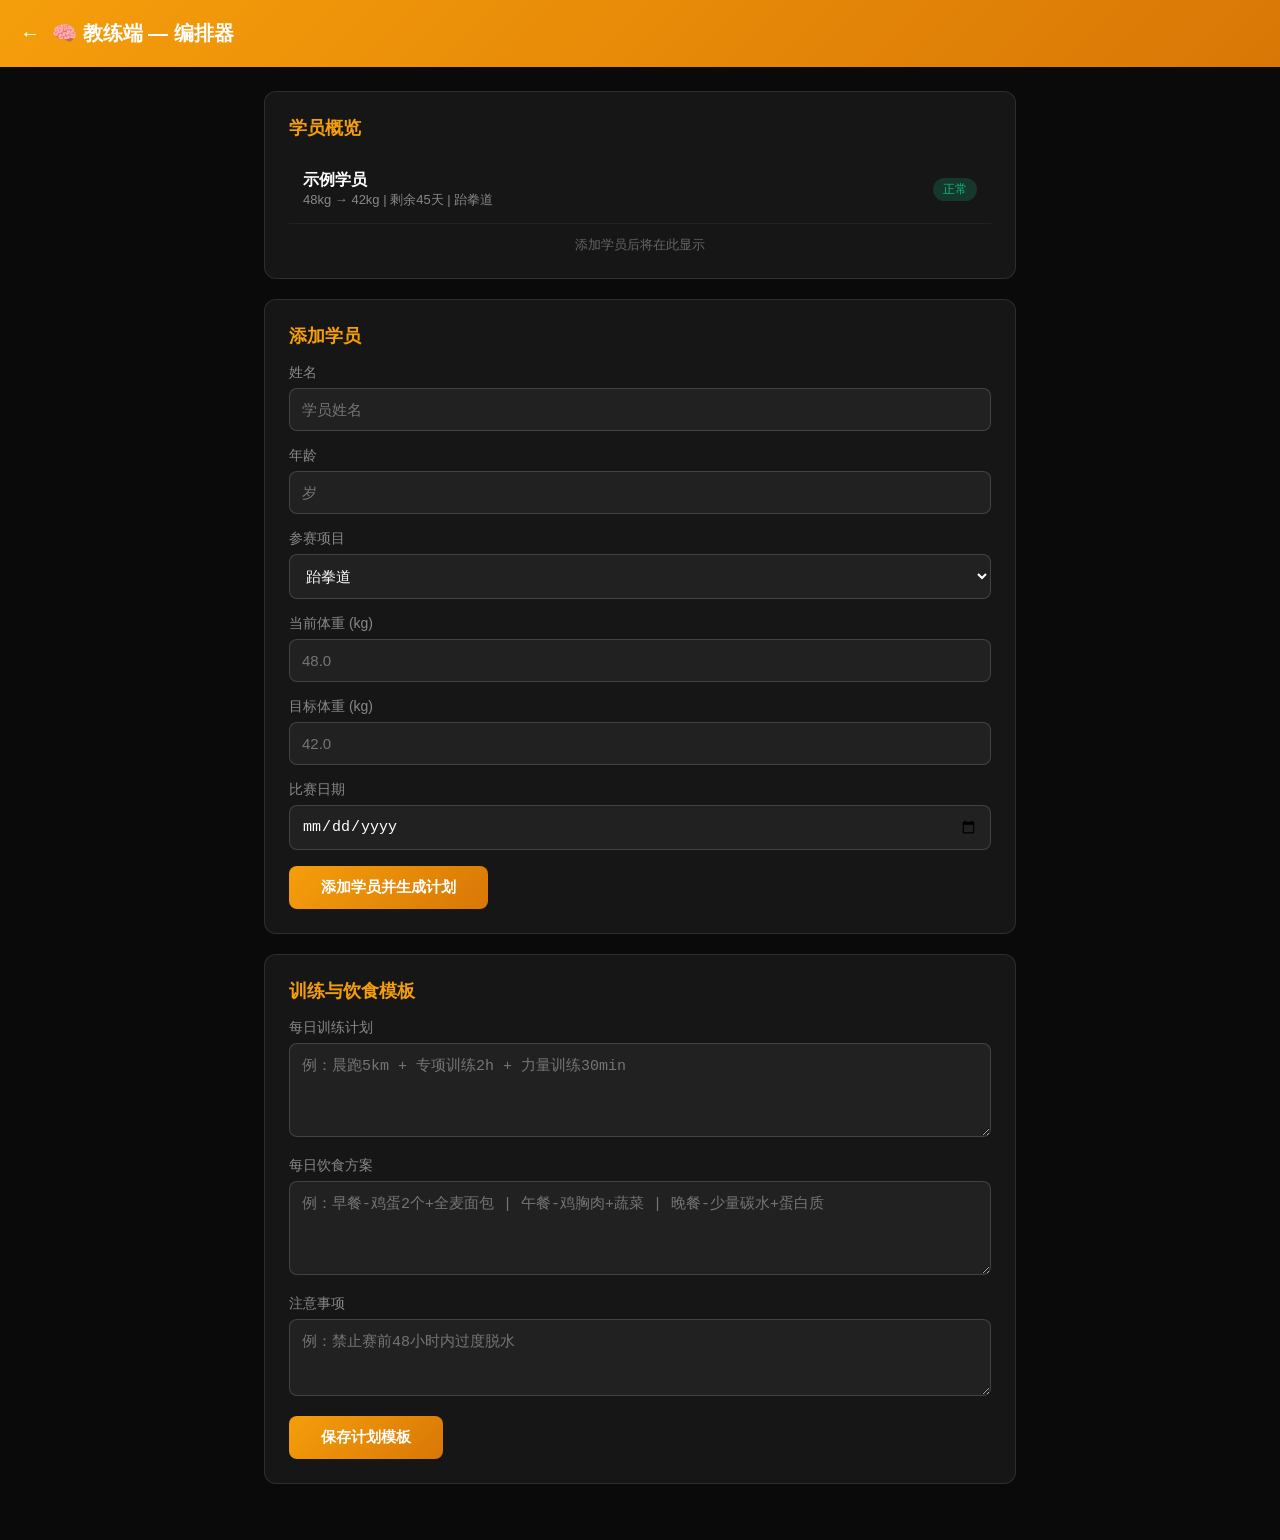
<file: templates/coach.html>
<!DOCTYPE html>
<html lang="zh-CN">
<head>
    <meta charset="UTF-8">
    <meta name="viewport" content="width=device-width, initial-scale=1.0">
    <title>教练端 — Weight Harness</title>
    <style>
        * { margin: 0; padding: 0; box-sizing: border-box; }
        body { font-family: -apple-system, 'PingFang SC', sans-serif; background: #0a0a0a; color: #fff; min-height: 100vh; }
        .header { background: linear-gradient(135deg, #f59e0b, #d97706); padding: 20px; display: flex; align-items: center; gap: 12px; }
        .header a { color: #fff; text-decoration: none; font-size: 20px; }
        .header h1 { font-size: 20px; }
        .container { max-width: 800px; margin: 0 auto; padding: 24px; }
        .card { background: rgba(255,255,255,0.05); border: 1px solid rgba(255,255,255,0.1); border-radius: 12px; padding: 24px; margin-bottom: 20px; }
        .card h2 { font-size: 18px; margin-bottom: 16px; color: #f59e0b; }
        .form-group { margin-bottom: 16px; }
        .form-group label { display: block; font-size: 14px; color: #888; margin-bottom: 6px; }
        .form-group input, .form-group select, .form-group textarea {
            width: 100%; padding: 12px; border-radius: 8px; border: 1px solid rgba(255,255,255,0.15);
            background: rgba(255,255,255,0.05); color: #fff; font-size: 15px;
        }
        .btn { padding: 12px 32px; border-radius: 8px; border: none; font-size: 15px; font-weight: 600; cursor: pointer; color: #fff; background: linear-gradient(135deg, #f59e0b, #d97706); }
        .btn:hover { opacity: 0.9; }
        .student-list { list-style: none; }
        .student-item { display: flex; justify-content: space-between; align-items: center; padding: 14px; border-bottom: 1px solid rgba(255,255,255,0.05); }
        .student-item .name { font-weight: 600; }
        .student-item .meta { font-size: 13px; color: #888; }
        .badge { display: inline-block; padding: 3px 10px; border-radius: 20px; font-size: 12px; }
        .badge-ok { background: rgba(16,185,129,0.2); color: #10b981; }
        .badge-warn { background: rgba(245,158,11,0.2); color: #f59e0b; }
        .badge-danger { background: rgba(239,68,68,0.2); color: #ef4444; }
    </style>
</head>
<body>
    <div class="header">
        <a href="/">←</a>
        <h1>🧠 教练端 — 编排器</h1>
    </div>
    <div class="container">
        <!-- 学员概览 -->
        <div class="card">
            <h2>学员概览</h2>
            <ul class="student-list">
                <li class="student-item">
                    <div>
                        <div class="name">示例学员</div>
                        <div class="meta">48kg → 42kg | 剩余45天 | 跆拳道</div>
                    </div>
                    <span class="badge badge-ok">正常</span>
                </li>
            </ul>
            <p style="color:#666; font-size:13px; margin-top:12px; text-align:center;">添加学员后将在此显示</p>
        </div>

        <!-- 添加学员 -->
        <div class="card">
            <h2>添加学员</h2>
            <div class="form-group">
                <label>姓名</label>
                <input type="text" placeholder="学员姓名">
            </div>
            <div class="form-group">
                <label>年龄</label>
                <input type="number" placeholder="岁">
            </div>
            <div class="form-group">
                <label>参赛项目</label>
                <select>
                    <option>跆拳道</option>
                    <option>拳击</option>
                    <option>摔跤</option>
                    <option>举重</option>
                    <option>柔道</option>
                    <option>其他</option>
                </select>
            </div>
            <div class="form-group">
                <label>当前体重 (kg)</label>
                <input type="number" step="0.1" placeholder="48.0">
            </div>
            <div class="form-group">
                <label>目标体重 (kg)</label>
                <input type="number" step="0.1" placeholder="42.0">
            </div>
            <div class="form-group">
                <label>比赛日期</label>
                <input type="date">
            </div>
            <button class="btn">添加学员并生成计划</button>
        </div>

        <!-- 计划制定 -->
        <div class="card">
            <h2>训练与饮食模板</h2>
            <div class="form-group">
                <label>每日训练计划</label>
                <textarea rows="4" placeholder="例：晨跑5km + 专项训练2h + 力量训练30min"></textarea>
            </div>
            <div class="form-group">
                <label>每日饮食方案</label>
                <textarea rows="4" placeholder="例：早餐-鸡蛋2个+全麦面包 | 午餐-鸡胸肉+蔬菜 | 晚餐-少量碳水+蛋白质"></textarea>
            </div>
            <div class="form-group">
                <label>注意事项</label>
                <textarea rows="3" placeholder="例：禁止赛前48小时内过度脱水"></textarea>
            </div>
            <button class="btn">保存计划模板</button>
        </div>
    </div>
</body>
</html>
</file>
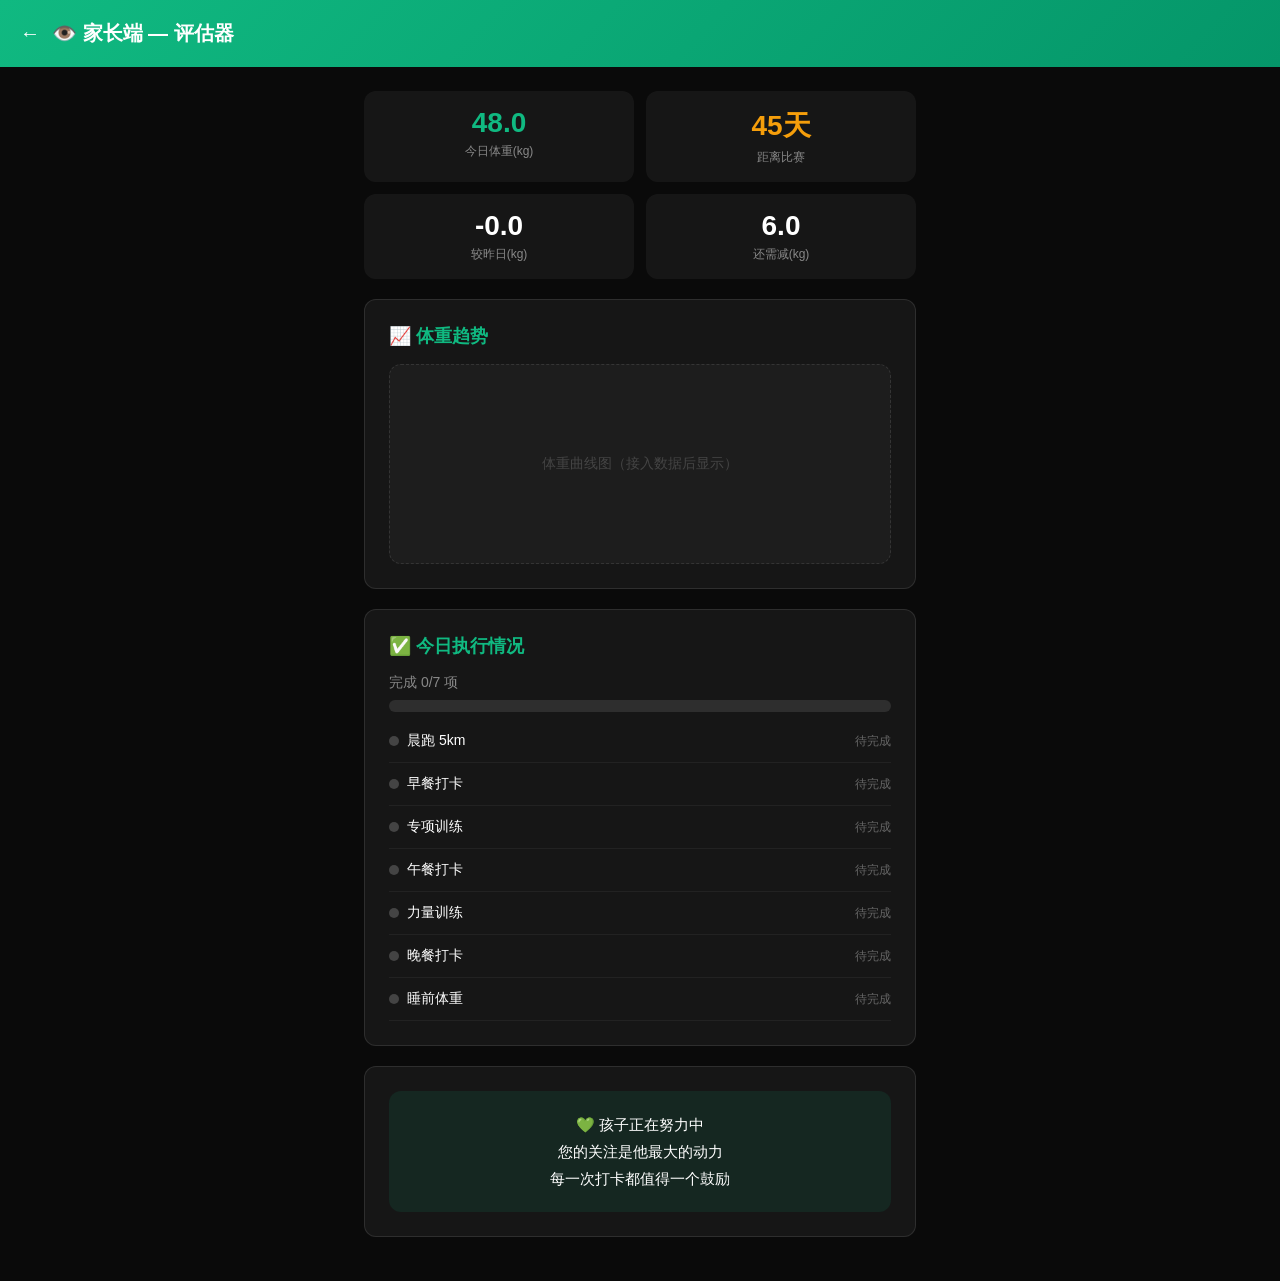
<file: templates/parent.html>
<!DOCTYPE html>
<html lang="zh-CN">
<head>
    <meta charset="UTF-8">
    <meta name="viewport" content="width=device-width, initial-scale=1.0">
    <title>家长端 — Weight Harness</title>
    <style>
        * { margin: 0; padding: 0; box-sizing: border-box; }
        body { font-family: -apple-system, 'PingFang SC', sans-serif; background: #0a0a0a; color: #fff; min-height: 100vh; }
        .header { background: linear-gradient(135deg, #10b981, #059669); padding: 20px; display: flex; align-items: center; gap: 12px; }
        .header a { color: #fff; text-decoration: none; font-size: 20px; }
        .header h1 { font-size: 20px; }
        .container { max-width: 600px; margin: 0 auto; padding: 24px; }
        .card { background: rgba(255,255,255,0.05); border: 1px solid rgba(255,255,255,0.1); border-radius: 12px; padding: 24px; margin-bottom: 20px; }
        .card h2 { font-size: 18px; margin-bottom: 16px; color: #10b981; }

        /* 状态概览 */
        .overview {
            display: grid; grid-template-columns: 1fr 1fr; gap: 12px; margin-bottom: 20px;
        }
        .overview-item {
            background: rgba(255,255,255,0.05); border-radius: 12px; padding: 16px; text-align: center;
        }
        .overview-item .value { font-size: 28px; font-weight: 800; }
        .overview-item .label { font-size: 12px; color: #888; margin-top: 4px; }
        .green { color: #10b981; }
        .yellow { color: #f59e0b; }
        .red { color: #ef4444; }

        /* 体重曲线占位 */
        .chart-placeholder {
            background: rgba(255,255,255,0.03); border: 1px dashed rgba(255,255,255,0.1);
            border-radius: 12px; height: 200px; display: flex; align-items: center; justify-content: center;
            color: #444; font-size: 14px;
        }

        /* 今日执行情况 */
        .progress-bar-bg {
            width: 100%; height: 12px; background: rgba(255,255,255,0.1); border-radius: 6px; margin: 8px 0;
        }
        .progress-bar-fill {
            height: 100%; border-radius: 6px; background: linear-gradient(90deg, #10b981, #059669);
            transition: width 0.5s;
        }

        .checkin-status { display: flex; align-items: center; gap: 8px; padding: 12px 0; border-bottom: 1px solid rgba(255,255,255,0.05); }
        .dot { width: 10px; height: 10px; border-radius: 50%; flex-shrink: 0; }
        .dot-done { background: #10b981; }
        .dot-pending { background: #444; }
        .checkin-text { font-size: 14px; }
        .checkin-time { font-size: 12px; color: #666; margin-left: auto; }

        /* 鼓励 */
        .encourage {
            background: rgba(16,185,129,0.1); border-radius: 12px; padding: 20px; text-align: center;
            font-size: 15px; line-height: 1.8;
        }
    </style>
</head>
<body>
    <div class="header">
        <a href="/">←</a>
        <h1>👁️ 家长端 — 评估器</h1>
    </div>
    <div class="container">
        <!-- 状态概览 -->
        <div class="overview">
            <div class="overview-item">
                <div class="value green">48.0</div>
                <div class="label">今日体重(kg)</div>
            </div>
            <div class="overview-item">
                <div class="value yellow">45天</div>
                <div class="label">距离比赛</div>
            </div>
            <div class="overview-item">
                <div class="value">-0.0</div>
                <div class="label">较昨日(kg)</div>
            </div>
            <div class="overview-item">
                <div class="value">6.0</div>
                <div class="label">还需减(kg)</div>
            </div>
        </div>

        <!-- 体重趋势 -->
        <div class="card">
            <h2>📈 体重趋势</h2>
            <div class="chart-placeholder">
                体重曲线图（接入数据后显示）
            </div>
        </div>

        <!-- 今日执行情况 -->
        <div class="card">
            <h2>✅ 今日执行情况</h2>
            <p style="font-size:14px; color:#888; margin-bottom:8px;">完成 0/7 项</p>
            <div class="progress-bar-bg">
                <div class="progress-bar-fill" style="width: 0%;"></div>
            </div>

            <div class="checkin-status">
                <span class="dot dot-pending"></span>
                <span class="checkin-text">晨跑 5km</span>
                <span class="checkin-time">待完成</span>
            </div>
            <div class="checkin-status">
                <span class="dot dot-pending"></span>
                <span class="checkin-text">早餐打卡</span>
                <span class="checkin-time">待完成</span>
            </div>
            <div class="checkin-status">
                <span class="dot dot-pending"></span>
                <span class="checkin-text">专项训练</span>
                <span class="checkin-time">待完成</span>
            </div>
            <div class="checkin-status">
                <span class="dot dot-pending"></span>
                <span class="checkin-text">午餐打卡</span>
                <span class="checkin-time">待完成</span>
            </div>
            <div class="checkin-status">
                <span class="dot dot-pending"></span>
                <span class="checkin-text">力量训练</span>
                <span class="checkin-time">待完成</span>
            </div>
            <div class="checkin-status">
                <span class="dot dot-pending"></span>
                <span class="checkin-text">晚餐打卡</span>
                <span class="checkin-time">待完成</span>
            </div>
            <div class="checkin-status">
                <span class="dot dot-pending"></span>
                <span class="checkin-text">睡前体重</span>
                <span class="checkin-time">待完成</span>
            </div>
        </div>

        <!-- 鼓励 -->
        <div class="card">
            <div class="encourage">
                💚 孩子正在努力中<br>
                您的关注是他最大的动力<br>
                每一次打卡都值得一个鼓励
            </div>
        </div>
    </div>
</body>
</html>
</file>
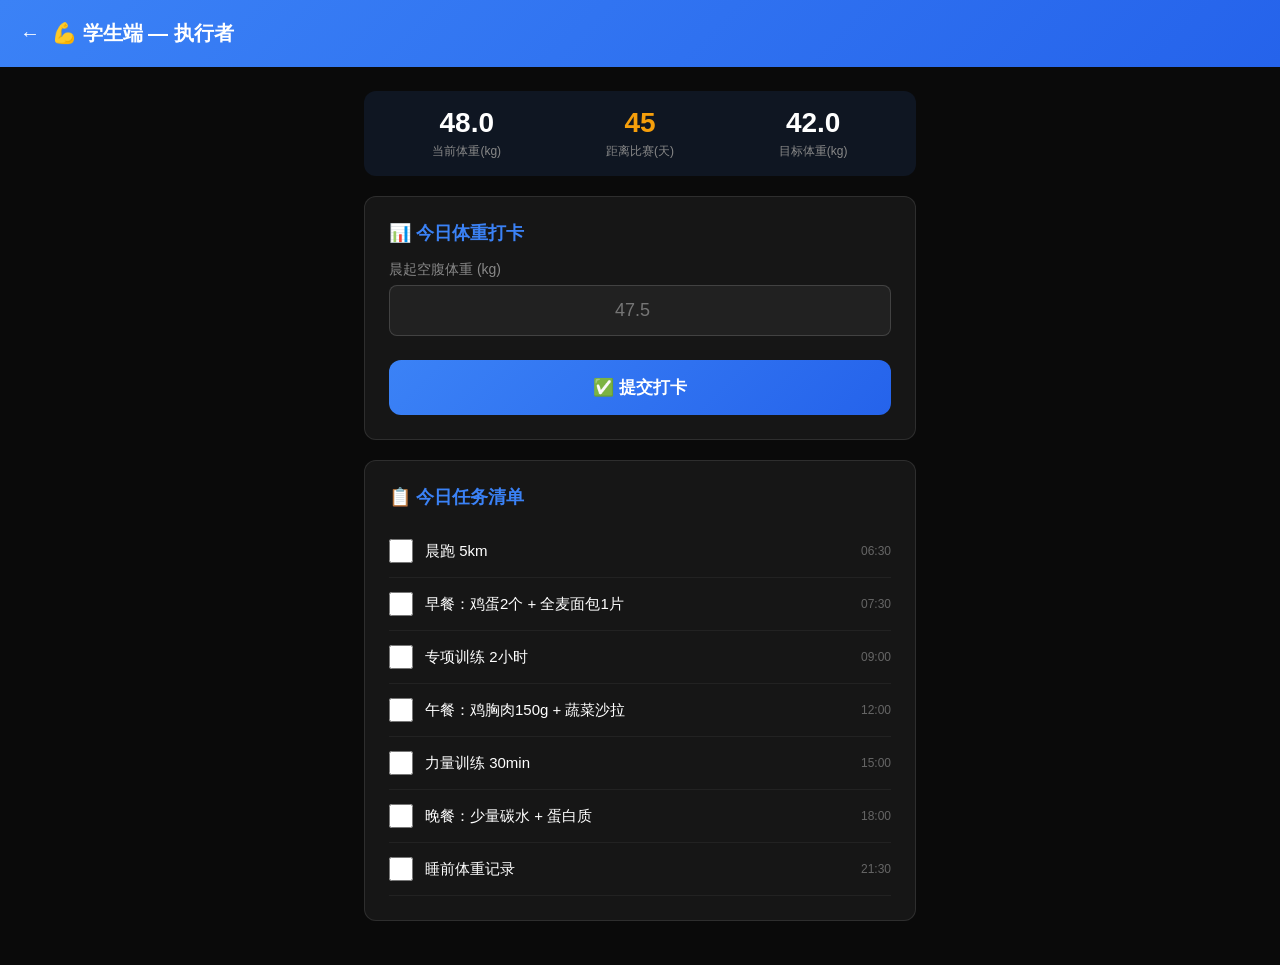
<file: templates/student.html>
<!DOCTYPE html>
<html lang="zh-CN">
<head>
    <meta charset="UTF-8">
    <meta name="viewport" content="width=device-width, initial-scale=1.0">
    <title>学生端 — Weight Harness</title>
    <style>
        * { margin: 0; padding: 0; box-sizing: border-box; }
        body { font-family: -apple-system, 'PingFang SC', sans-serif; background: #0a0a0a; color: #fff; min-height: 100vh; }
        .header { background: linear-gradient(135deg, #3b82f6, #2563eb); padding: 20px; display: flex; align-items: center; gap: 12px; }
        .header a { color: #fff; text-decoration: none; font-size: 20px; }
        .header h1 { font-size: 20px; }
        .container { max-width: 600px; margin: 0 auto; padding: 24px; }
        .card { background: rgba(255,255,255,0.05); border: 1px solid rgba(255,255,255,0.1); border-radius: 12px; padding: 24px; margin-bottom: 20px; }
        .card h2 { font-size: 18px; margin-bottom: 16px; color: #3b82f6; }

        /* 今日状态 */
        .status-bar {
            display: flex; justify-content: space-around; text-align: center;
            background: rgba(59,130,246,0.1); border-radius: 12px; padding: 16px; margin-bottom: 20px;
        }
        .status-item .number { font-size: 28px; font-weight: 800; }
        .status-item .label { font-size: 12px; color: #888; margin-top: 4px; }
        .countdown { color: #f59e0b; }

        /* 打卡 */
        .checkin-group { margin-bottom: 16px; }
        .checkin-group label { display: block; font-size: 14px; color: #888; margin-bottom: 6px; }
        .checkin-group input {
            width: 100%; padding: 14px; border-radius: 8px; border: 1px solid rgba(255,255,255,0.15);
            background: rgba(255,255,255,0.05); color: #fff; font-size: 18px; text-align: center;
        }
        .btn { width: 100%; padding: 16px; border-radius: 12px; border: none; font-size: 17px; font-weight: 700; cursor: pointer; color: #fff; background: linear-gradient(135deg, #3b82f6, #2563eb); margin-top: 8px; }

        /* 今日任务清单 */
        .task-list { list-style: none; }
        .task-item {
            display: flex; align-items: center; gap: 12px; padding: 14px 0;
            border-bottom: 1px solid rgba(255,255,255,0.05);
        }
        .task-checkbox { width: 24px; height: 24px; border-radius: 6px; border: 2px solid #3b82f6; background: transparent; cursor: pointer; flex-shrink: 0; }
        .task-checkbox:checked { background: #3b82f6; }
        .task-text { font-size: 15px; }
        .task-time { font-size: 12px; color: #666; margin-left: auto; }
    </style>
</head>
<body>
    <div class="header">
        <a href="/">←</a>
        <h1>💪 学生端 — 执行者</h1>
    </div>
    <div class="container">
        <!-- 今日状态 -->
        <div class="status-bar">
            <div class="status-item">
                <div class="number">48.0</div>
                <div class="label">当前体重(kg)</div>
            </div>
            <div class="status-item">
                <div class="number countdown">45</div>
                <div class="label">距离比赛(天)</div>
            </div>
            <div class="status-item">
                <div class="number">42.0</div>
                <div class="label">目标体重(kg)</div>
            </div>
        </div>

        <!-- 今日体重打卡 -->
        <div class="card">
            <h2>📊 今日体重打卡</h2>
            <div class="checkin-group">
                <label>晨起空腹体重 (kg)</label>
                <input type="number" step="0.1" placeholder="47.5">
            </div>
            <button class="btn">✅ 提交打卡</button>
        </div>

        <!-- 今日任务清单 -->
        <div class="card">
            <h2>📋 今日任务清单</h2>
            <ul class="task-list">
                <li class="task-item">
                    <input type="checkbox" class="task-checkbox">
                    <span class="task-text">晨跑 5km</span>
                    <span class="task-time">06:30</span>
                </li>
                <li class="task-item">
                    <input type="checkbox" class="task-checkbox">
                    <span class="task-text">早餐：鸡蛋2个 + 全麦面包1片</span>
                    <span class="task-time">07:30</span>
                </li>
                <li class="task-item">
                    <input type="checkbox" class="task-checkbox">
                    <span class="task-text">专项训练 2小时</span>
                    <span class="task-time">09:00</span>
                </li>
                <li class="task-item">
                    <input type="checkbox" class="task-checkbox">
                    <span class="task-text">午餐：鸡胸肉150g + 蔬菜沙拉</span>
                    <span class="task-time">12:00</span>
                </li>
                <li class="task-item">
                    <input type="checkbox" class="task-checkbox">
                    <span class="task-text">力量训练 30min</span>
                    <span class="task-time">15:00</span>
                </li>
                <li class="task-item">
                    <input type="checkbox" class="task-checkbox">
                    <span class="task-text">晚餐：少量碳水 + 蛋白质</span>
                    <span class="task-time">18:00</span>
                </li>
                <li class="task-item">
                    <input type="checkbox" class="task-checkbox">
                    <span class="task-text">睡前体重记录</span>
                    <span class="task-time">21:30</span>
                </li>
            </ul>
        </div>
    </div>
</body>
</html>
</file>
